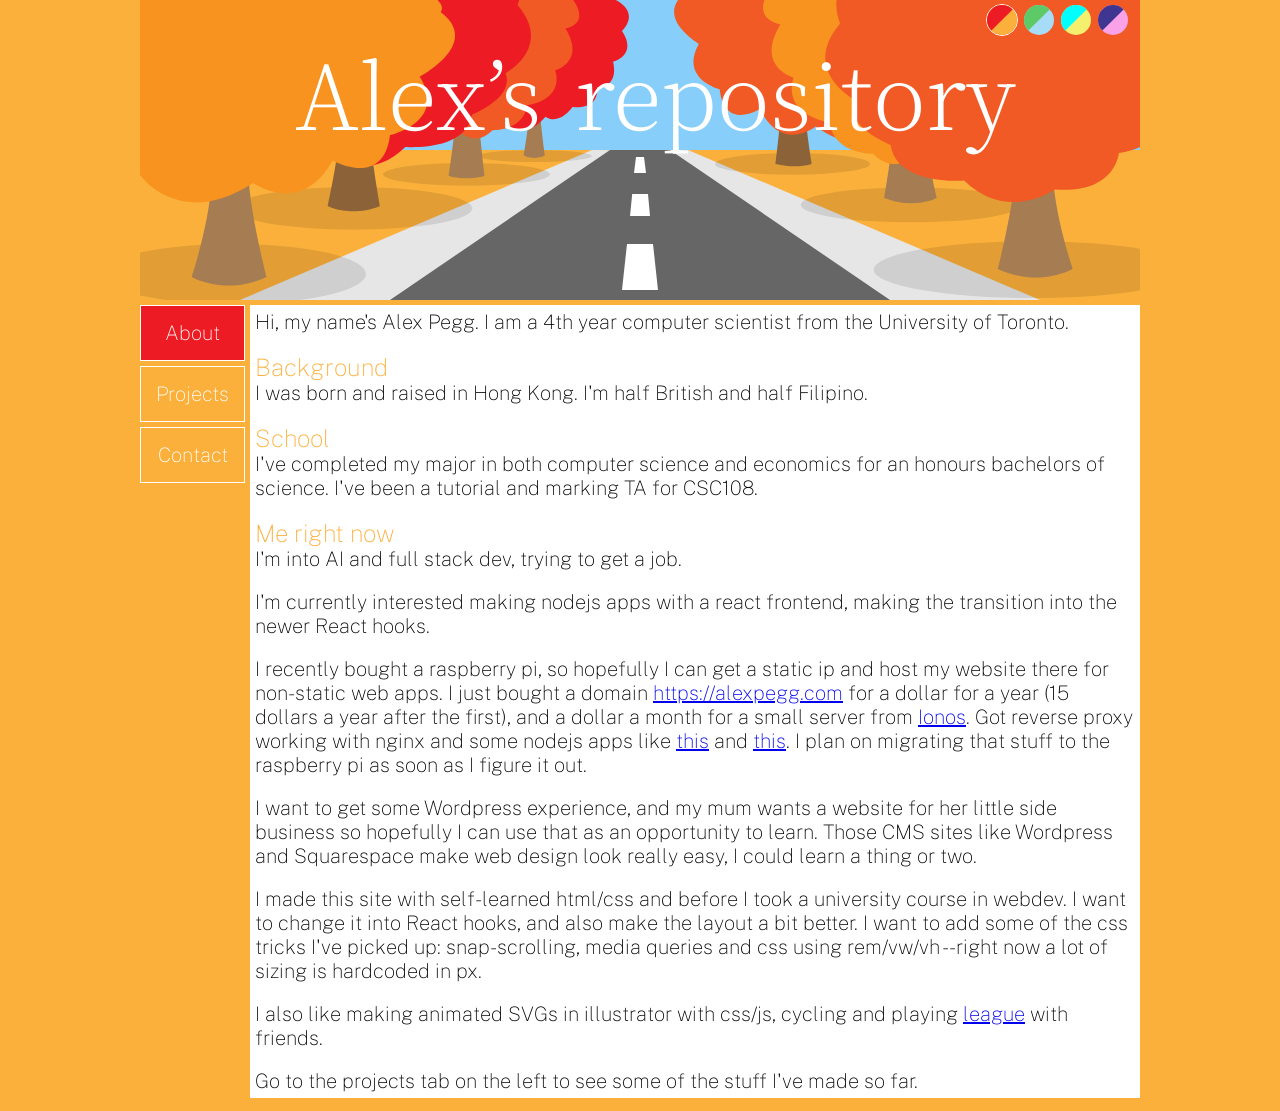
<file: index.html>
<!DOCTYPE html>
<html>
<head>
	<meta name="description" content="Portfolio of Alex Pegg programming projects and info." />
	<meta name="keywords" content="Alex, Pegg, Alexander, programming, javascript, Vila">
	<meta name="author" content="Alex Pegg">

	<script src="https://ajax.googleapis.com/ajax/libs/jquery/1.10.1/jquery.min.js" type="text/javascript"></script>
	<meta charset="utf-8"/> <!-- firefox throws an error without this -->

	<link href="https://fonts.googleapis.com/css?family=Public+Sans:100&display=swap" rel="stylesheet">
	<link href="https://fonts.googleapis.com/css?family=Noto+Serif+JP:200&display=swap" rel="stylesheet">
	<link href="https://peggalex.github.io/DPStickWebFont/stylesheet.css" rel="stylesheet">	
	<link href="https://peggalex.github.io/UrgentFont/stylesheet.css" rel="stylesheet">	
	<link href="https://fonts.googleapis.com/css?family=Quicksand:300&display=swap" rel="stylesheet">
	<link href="https://fonts.googleapis.com/css?family=Long+Cang&display=swap" rel="stylesheet">

</head>
<style>
	:root {
		--primaryColor: #FFFFFF;
		--backgroundColor: #FFFFFF;
		--buttonColor: #FFFFFF;
		--buttonSelectedColor: #FFFFFF;
		--textColor: #FFFFFF;
		--svgWidth: 1000px;
		--svgHeight: 300px;
		--firstAnimeTime: 1s;
		--headTiltClock: 30deg;
		--headTiltAntiClock: calc(-1 * var(--headTiltClock));
		--rotationAmt: 20deg;
		--headTiltClockEnd: calc(var(--headTiltClock) + var(--rotationAmt));
		--headTitlAntiClockEnd: calc(-1 * var(--headTiltClockEnd));
	}

	body {
		background-color: var(--backgroundColor);
		transition: 0.5s;
		display: flex;
		flex-direction: column;
		align-items: center;
		cursor: url('./pizzaCursor.svg'), pointer;
		margin-top: 0px;
	}

	body *{
		font-family: 'Public Sans', sans-serif;
		font-weight: 100;
	}

	button {
		background-color: var(--buttonColor);
		color: white;
		font-size: 20px;
		border: solid;
		border-color: white;
		border-width: thin;
		padding: 15px;
		margin-top: 5px;
		text-align: center;
	}

	button:focus { outline:0; }

	.row {
		display: flex;
		flex-direction: row;
	}

	.col {
		display: flex;
		flex-direction: column;
	}

	#centerEverything {
		display: flex;
		flex-direction: column;
		align-items: flex-start;
		width: var(--svgWidth);
		/*min-width: var(--svgWidth);*/
	}

	#nonHeader {
		display: flex;
		flex-direction: row;
		width: 100%;
	}

	#sideButtons {
		position: sticky;
		flex-shrink: 0;
		flex-grow: 1;
		display: flex;
		flex-direction: column;
	}

	#stage {
		background-color: white;
		margin: 5px 0px 5px 5px;
		padding: 5px;
		width: 100%;
	}

	#stage h1{
		color: var(--textColor);
	}

	#stage *:not(br){
		margin: 0;
	}

	.projects p {
	    margin-top: 10px !important;
	}

	#header{
		align-self: center;
		width: var(--svgWidth);
		/*min-width: var(--svgWidth);*/
		height: var(--svgHeight);
	  	position: sticky;
	  	overflow: hidden;
	}

	.content {
		display:none;
	}

	.content.contentActive {
		display:block;
	}

	.sideButton.sideButtonActive, .sideButton:hover {
		background-color: var(--buttonSelectedColor);
		transition: 1s;
		cursor: inherit;
	}
	
	h1 {
		transition: color 1s;
	}
	
	@media only screen and (max-width: 1000px) {
	  #centerEverything {
	    	width: 100vw;
	  	}
	}
	#cloud1{
		animation: shiftRight 25s linear infinite;
		animation-delay: var(--firstAnimeTime);
	}

	#cloud2{
		animation: shiftRight 20s linear infinite;
		animation-delay: var(--firstAnimeTime);
	}

	#str{
		/*animation: comeUp var(--firstAnimeTime) ease-out;*/
		animation: comeUp 1s ease-out;
	}

	#sheep1Head {
		animation: shakeHeadClock 0.75s linear infinite;
		transform-origin: 694px 231px;
		transform: rotate(var(--headTiltClock));
		animation-direction: alternate;
		animation-delay: calc(var(--firstAnimeTime) + 2s);
	}

	#sheep2Head {
		animation: shakeHeadAntiClock 0.75s linear infinite;
		transform-origin: 508px 253px;
		transform: rotate(var(--headTiltAntiClock));
		animation-direction: alternate;
		animation-delay: calc(var(--firstAnimeTime) + 1s);
	}

	#sheep3Head {
		animation: shakeHeadAntiClock 0.75s linear infinite;
		transform-origin: 456px 239px;
		transform: rotate(var(--headTiltAntiClock));
		animation-direction: alternate;
		animation-delay: calc(var(--firstAnimeTime) + 1.5s);
	}

	@keyframes shiftRight {
	    from {
	    	transform: translateX(0px);

	    }
	    to {
	    	transform: translateX(1500px);
	    }
	}

	@keyframes comeUp {
		from {
			transform: translateY(150px);
		}
		to {
			transform: translateY(0px);
		}
	}

	@keyframes shakeHeadClock {
		from {
			transform: rotate(var(--headTiltClock));

		}
		to {
			transform: rotate(var(--headTiltClockEnd));
		}
	}

	@keyframes shakeHeadAntiClock {
		from {
			transform: rotate(var(--headTiltAntiClock));
		}
		to {
			transform: rotate(var(--headTitlAntiClockEnd));
		}
	}
	
	@media only screen and (max-width: 1000px) {
	  #centerEverything {
	    	width: 100vw;
	  	}
	}

	#sky {
		fill:var(--backgroundColor);
	}

	#alexSheep {
		font-family: 'Quicksand','sans-serif' !important;
		font-weight:300;
		fill: deepskyblue;
	}
	
	#alex, #repository {
		font-family: 'Quicksand','sans-serif';
		font-weight:300;
	}

	h1, p, a {
		font-size: 20px;
	}

	#strAutumn {
		animation: wordFall 1s ease-out 0s;
	}

	#strAutumn > text {
		font-family: 'Noto Serif JP', serif;
		font-weight: 200;
	}

	@keyframes wordFall {
		from {
			transform: translateY(-100px);
		} to {
			transform: translateY(0px);
		}
	}
	h1, p, a {
		font-size: 20px;
	}

	/*h1::before,h1::after {
		content: ' ❄︎ ';
	}*/

	svg {
		background-color: var(--skyBlue);
	}

	.fallingLeaf {
		animation: leafFall 3s linear 1s forwards;
	}

	@keyframes leafFall {
		from {
			transform: translateY(-550px);
		} to {
			transform: translateY(-150px);
		}
	}

	#strIsland {
		animation: fadeIn 2s ease-in;
	}

	#textMe{
		/*font-family: 'beehives_are_stickyregular', sans-serif;*/
		font-family: 'dpstickmedium', sans-serif;
		fill: darkkhaki;
	}

	@keyframes fadeIn{
		from {
			opacity: 0%;
		} to {
			opacity: 100%;
		}
	}

	@keyframes wordRise {
		from {
			transform: translateY(50px);
		} to {
			transform: translateY(0px);
		}
	}

	h1 {
		font-size: 1.5rem;
	}

	p, a {
		font-size: 20px;
	}

	/*h1::before,h1::after {
		content: ' ❄︎ ';
	}*/

	#backSea1 {
		animation: backSeaOne 40s linear 0s infinite;
	}


	@keyframes backSeaOne {
		from {
			transform: translateX(1000px);
		} to {
			transform: translateX(-1000px);
		}
	}

	#backSea2 {
		animation: backSeaTwo 40s linear -20s infinite;
	}

	#backSea {
		animation: bob 2s ease alternate infinite;
	}

	#frontSea {
		animation: bob 2s ease -1s alternate infinite;
	}

	@keyframes bob {
		from {
			transform: translateY(0px);
		} to {
			transform: translateY(7px);
		}
	}

	@keyframes backSeaTwo {
		from {
			transform: translateX(2000px);
		} to {
			transform: translateX(0px);
		}
	}

	#frontSea1 {
		animation: frontSeaOne 40s linear 0s infinite;
	}


	@keyframes frontSeaTwo {
		from {
			transform: translateX(-1000px);
		} to {
			transform: translateX(1000px);
		}
	}

	#frontSea2 {
		animation: frontSeaTwo 40s linear -20s infinite;
	}

	@keyframes frontSeaOne {
		from {
			transform: translateX(0px);
		} to {
			transform: translateX(2000px);
		}
	}

	.leaf *{
		stroke-width: 5;
	}

	#leaves {
		transform-origin: 492px 71px;
		animation: blowLeaf 2s linear -1s alternate infinite;
	}

	@keyframes blowLeaf {
		from {
			transform: rotate(2deg);
		} to {
			transform: rotate(-2deg);
		}
	}

	#bird1,#bird1 > *{
		transform-origin: -78.472px 69.728px;
	}
	#bird2,#bird2 > *{
		transform-origin: -60.48px 83.171px;
	}
	#bird3,#bird3 > *{
		transform-origin: -35.748px 63.487px;
	}

	#birdsWrapper{
		animation: moveForward 20s linear infinite;
	}

	.bird {
		transform: rotate(8deg);
	}

	.leftWing  {
		animation: flap 0.4s linear alternate infinite;
	}

	.rightWing  {
		animation: flapRev 0.4s linear alternate infinite;
	}

	#bird1 > path{
		animation-delay: -0.0s;
	}

	#bird2 > path{
		animation-delay: -0.25s;
	}

	#bird3 > path{
		animation-delay: -0.5s;
	}

	#tree {
		transform: translate(10px,-15px);
	}


	@keyframes moveForward {
		from {
			transform: translateX(0px);
		} to {
			transform: translateX(1200px);
		}
	}

	@keyframes flap {
		from {
			transform: rotate(-15deg);
		} to {
			transform: rotate(8deg);
		}
	}

	@keyframes flapRev {
		/* u can reverse an animation already,
		but the negative delay start messes up*/
		from {
			transform: rotate(8deg);
		} to {
			transform: rotate(-15deg);
		}
	}

	#themeButtons {
		margin-top: 5px;
		position: absolute;
		right: 10px;
	}
	.themeButton {
		/*border-style: none;*/
		border-radius: 50%;
		border-color: white;
		border-width: thin;
		border-style: solid;
		border-color: rgba(0,0,0,0);
		/*width:29px;
		height:29px;*/
		top: -1px;
		left: -1px;
	}
	div.selectedTheme, .themeButton:hover {
		transition: border-color 1s;
		border-color: white !important;

	}

	.halfCircle {
		width: 30px;
		height: 15px;
		border-top-left-radius:30px;
		border-top-right-radius:30px;
		transform-origin: 15px 15px;
		transform: rotate(-45deg);
	}

	.fullCircle {
		width: 30px;
		height: 30px;
		border-radius: 30px;
	}

	.buttonContainer {
		margin-left: 5px;
	}

	#chineseClouds > *{
		animation: moveChineseClouds 40s linear infinite, fadeIn 1s;
		animation-delay: -20s;
	}

	@keyframes moveChineseClouds{
		from {
			transform: translateX(0px);
		} to {
			transform: translateX(-1550px);
		}
	}

	#strBlossom > *{
		font-family: 'urgentbrushregular';
	}

	#strBlossom {
		animation: blowWord 3s;
	}

	@keyframes blowWord {
		from {
			transform: translateX(250px);
			opacity: 0%;
		} to {
			transform: translateX(0px);
			opacity: 100%;
		}
	}

	.chineseText {
		font-size: 25px;
		/*fill: rgb(247, 188, 238);*/
		fill: #202020;
		writing-mode: vertical-rl;
		font-family: 'Long Cang', cursive;
		text-orientation: upright;
	}

	#time {
		transform: translate(60px,0px);
	}


	#welcome {
		transform: translate(30px,0px);
	}


</style>
<body>
	<div id='centerEverything'>
		<div id='header'>
			<div id='themeButtonsContainer' style='position: relative;'>
				<div id='themeButtons' class='row'>
				</div>
			</div>
			<svg version="1.1" id="svgHeader" xmlns="http://www.w3.org/2000/svg" x="0px" y="0px"
				 width="1000px" height="300px" viewBox="0 0 1000 300" enable-background="new 0 0 1000 300" xml:space="preserve">
			</svg>
		</div>
		<div id='nonHeader'>
			<div id='sideButtons'>
				<button class='about sideButton' id='button_about'>About</button>
				<button class='projects sideButton' id='button_projects'>Projects</button>
				<button class='contact sideButton' id='button_contact'>Contact</button>
			</div>
			<div id='stage'>
				<div class='about content' id='content_about'>
					<p>Hi, my name's Alex Pegg. I am a 4th year computer scientist from the University of Toronto.</p>
					<br>
					<h1>Background</h1>
					<p>I was born and raised in Hong Kong. I'm half British and half Filipino.</p>
					<br>
					<h1>School</h1>
					<p>I've completed my major in both computer science and economics for an honours bachelors of science. I've been a tutorial and marking TA for CSC108.</p>
					<br>
					<h1>Me right now</h1>
					<p>I'm into AI and full stack dev, trying to get a job.</p>
					<br>
					<p> I'm currently interested making nodejs apps with a react frontend, making the transition into the newer React hooks.</p>
					<br>
					<p>I recently bought a raspberry pi, so hopefully I can get a static ip and host my website there for non-static web apps. I just bought a domain <a href="https://alexpegg.com" target="_blank">https://alexpegg.com</a> for a dollar for a year (15 dollars a year after the first), and a dollar a month for a small server from <a href="https://www.ionos.ca/" target="_blank">Ionos</a>. Got reverse proxy working with nginx and some nodejs apps like <a href="https://alexpegg.com/whisper" target="_blank">this</a> and <a href="https://alexpegg.com/ftd" target="_blank">this</a>. I plan on migrating that stuff to the raspberry pi as soon as I figure it out.</p>
					<br>
					<p>I want to get some Wordpress experience, and my mum wants a website for her little side business so hopefully I can use that as an opportunity to learn. Those CMS sites like Wordpress and Squarespace make web design look really easy, I could learn a thing or two.</p>
					<br>
					<p> I made this site with self-learned html/css and before I took a university course in webdev. I want to change it into React hooks, and also make the layout a bit better. I want to add some of the css tricks I've picked up: snap-scrolling, media queries and css using rem/vw/vh -- right now a lot of sizing is hardcoded in px.</p>
					<br>
					<p>I also like making animated SVGs in illustrator with css/js, cycling and playing <a href="https://na.op.gg/summoner/userName=snaIex" target="_blank">league</a> with friends.</p>
					<br>
					<p> Go to the projects tab on the left to see some of the stuff I've made so far. </p>
				</div>
				<div class='projects content' id='content_projects'>
					<h1>Microeconomics 2 Goods Model Grapher</h1>
					<p><a href="https://mcsapps.utm.utoronto.ca/micrographer" target="_blank">https://mcsapps.utm.utoronto.ca/micrographer</a></p>
					<p>Full stack application built for the economics department of University of Toronto.</p>
					<p>Microeconomics indifference curve analysis application.</p>
					<p>The optima is calculated using an algebraic parser sympy in the backend python.</p>
					<p>The result is graphed with the <a href="https://www.desmos.com/api/v1.4/docs/index.html" target="_blank">Desmos API</a></p>
					<p>The server is uses web sockets, with a flask backend, and a socket.io frontend.</p>
					<br>
					<br>
					<h1>Whisper</h1>
					<p><a href="https://alexpegg.com/whisper" target="_blank">https://alexpegg.com/whisper</a>, source: <a href="https://github.com/peggalex/whisper" target="_blank">https://github.com/peggalex/whisper</a></p>
					<p> Messaging app that encrypts messages so the server can't see.</p>
					<p> React frontend, nodejs backend with express and websockets. Sqlite database.</p>
					<p> Search users, send friend requests, talk to friends and see whos online in real time.</p>
					<p> Front and backend validation for express routing calls and websocket connections.</p>
					<p> Encryption done with subtle.crypto.</p>
					<br>
					<br>
					<h1>2048 Game</h1>
					<p><a href="https://peggalex.github.io/test2048" target="_blank">https://peggalex.github.io/test2048</a></p>
					<p>Comprehensive model/view/controller game. Control with arrow keys.</p>
					<p> Cookies store highscore.</p>
					<p> Animations are pure css and js.</p>
					<br>
					<br>
					<h1>Simple grade calculator</h1>
					<p><a href="https://peggalex.github.io/rachel.html" target="_blank">https://peggalex.github.io/rachel.html</a></p>
					<p>Calculate final grade given marks and weights.</p>
					<p>Also assumes grades are normally distributed and can predict future grades using a PDF/CDF.</p>
					<p>Uses the https://api.mathjs.org/ endpoint to calculate the CDF</p>
					<br>
					<br>
					<h1>T-shirt example website</h1>
					<p><a href="https://peggalex.github.io/tShirtWebsite" target="_blank">https://peggalex.github.io/tShirtWebsite</a></p>
					<p>My friend wanted to bring her t-shirt business online, so I made a template website.</p>
					<p>Written using React hooks, has stateful carousel and snap scroll.</p>
					<p>Renders differently depending on media queries (mobile).</p>
					<br>
					<br>
					<h1>Scotiabank Big Data AI competition</h1>
					<p>I participated in a <a href="https://www.utm.utoronto.ca/imi/imi-events/big-data-ai-case-competition" target="_blank">competition</a> hosted by scotiabank to identify human traffickting pertaining to money laundering in bank data.</p>
					<p>We <a href="https://www.utm.utoronto.ca/imi/news/results-are-2020-big-data-ai-case-competition" target="_blank">won</a> the first place prize of $3000.</p>
					<p>They gave us real bank data and tasked us with classifying accounts.</p>
					<p>Using neo4j, I parameterised the data with addition aggregation parameters.</p>
					<p>Then, using scipy and numpy, I generated a normal multivariate cdf of the data, and from there it's just selecting outliers at the tails</p>
					<p>Here are some <a href="https://peggalex.github.io/graphDemo" target="_blank">highlight slides</a> and the <a href="https://peggalex.github.io/BigDataCompPPT_Incorgnito.pdf">entire presentation</a>.</p>
					<br>
					<br>
					<h1>Fortnite2D</h1>
					<p> (!!!WORK IN PROGRESS!!!)</p>
					<p><a href="https://alexpegg.com/ftd" target="_blank">https://alexpegg.com/ftd</a>, source: <a href="https://github.com/peggalex/multiplayerShooter" target="_blank">https://github.com/peggalex/multiplayerShooter</a></p>
					<p> Multiplayer shooting game based off of fortnite.</p>
					<p> React frontend (canvas for game), nodejs backend with express and websockets. Sqlite database.</p>
					<p> Features graphics, sounds, weapons and ammo to pick up.</p>
					<p> Front and backend validation for express routing calls and websocket connections.</p>
					<p> This is the only project I put in my portfolio that was actually school work, as per <a href="http://142.1.200.148/~ta/assignments/03/index.php" target="_blank">this assignment</a>.</p>
					<p> There's a lot I'd like to fix: </p>
					<ul>
						<li>I would like to redo the backend in typescript (never tried before).</li>
						<li> The front end is currently in react (class components), I want to redo it in React hooks. </li>
						<li> The assignment asked for a lot of fields in registration, I want to cut down on that. </li>
						<li> Bug: network request to the server whenever audio played (even if preloaded property set). </li>
						<li> Feature: Make weapons respawn automatically and add ring</li>
					</ul>
					<br>
					<br>
					<h1>Hong Kong SVG animation</h1>
					<p> (!!!WORK IN PROGRESS!!!)</p>
					<p><a href="https:/peggalex.github.io/hk" target="_blank">https:/peggalex.github.io/hk</a></p>
					<p> SVG artwork of Victoria Harbour in Hong Kong, animated using CSS.</p>
					<p> Recommend firefox for optimal SVG performance.</p>
					<br>
					<br>
					<h1>Shortest Path Finder</h1>
					<p><a href="https://peggalex.github.io/pathfinder.html" target="_blank">https://peggalex.github.com/pathfinder.html</a></p>
					<p> (!!!WORK IN PROGRESS!!!)</p>
					<p> Shortest path from a point A to point B given drawn polygon obstacles. </p>
					<p> Allows for uploading images to trace on top of. </p>
					<p> Currently in the process of converting my working python code <a href='https://github.com/peggalex/pathfinder' target="_blank">here</a> to javascript</p>
					<br>
					<br>
					<h1>Converting Node Graphs to Latex</h1>
					<p> (!!!WORK IN PROGRESS!!!)</p>
					<p><a href="https://peggalex.github.io/grapher.html" target="_blank">https://peggalex.github.com/grapher.html</a></p>
					<p> Draw a node graph and then convert it into code that can be copied into latex. </p>
					<p> Expands on features from this similar website: <a href="http://madebyevan.com/fsm/"> http://madebyevan.com/fsm/</a></p>
					<br>
					<br>
					<h1>HTML Resume</h1>
					<p><a href="https://peggalex.github.io/resume3.html" target="_blank">https://peggalex.github.com/resume3.html</a></p>
					<p>Resume stylized to look like an ide using a combination of syntax from different programming languages.</p>
					<p>Webfonts unpredictable in Safari, Firefox - recommend chrome</p>
					<p> Compiled pdf version <a href="https://peggalex.github.io/Alex_Pegg_Resume.pdf" target="_blank">here</a>.</p>
					<p>Professional resume <a href='https://www.overleaf.com/read/kttybhdbwppk' target="_blank">here</a>.</p>
					<br>
					<br>
					<h1>Other</h1>
					<a href="https://github.com/peggalex" target="_blank">https://github.com/peggalex</a>
					<p> Github with python and java apps and scripts </p>
				</div>
				<div class='contact content' id='content_contact'>
					<h1>Email</h1>
					<p><a href='mailto:alex.pegg@mail.utoronto.ca'>alex.pegg@mail.utoronto.ca</a></p>
					<br><br><br>
					<h1>LinkedIn</h1>
					<p><a href='https://www.linkedin.com/in/alexander-pegg-68b954163/' target="_blank">Alexander Pegg -- LinkedIn</a></p>
					<br><br><br>
					<h1>GitHub</h1>
					<p><a href='https://github.com/peggalex' target="_blank">peggalex -- github</a></p>
					<br><br><br>
					<h1>Latex Resume</h1>
					<p><a href='https://www.overleaf.com/read/kttybhdbwppk' target="_blank">LaTeX resume (professional)</a></p>
					<br>
					<p><a href='https://peggalex.github.io/Alex_Pegg_Resume.pdf' target="_blank">LaTeX resume (professional, compiled)</a></p>
					<br>
					<p><a href="https://peggalex.github.io/resume3.html" target="_blank">html resume (stylized)</a></p>

				</div>
			</div>
		</div>
	</div>
</body>
<script>alert("moved to and updated at https://alexpegg.com")</script>
<script>
	sideButtonCallback = function() {
	let buttActiveClass = "sideButtonActive";
	let contentActiveClass = "contentActive";

	[buttActiveClass, contentActiveClass].forEach((className)=>$('.'+className).removeClass(className));

	$('#'+this.id).addClass(buttActiveClass);

	let type = this.id.split('_')[1];
	let contentName = '#content_'+type;
	$(contentName).addClass(contentActiveClass);
}

$('.sideButton').on('click',sideButtonCallback);
$('#button_about').trigger('click');
</script>
<script>

	var intervalFunctions = [];

	autumn_js = () => {
		const svgNameSpace = "http://www.w3.org/2000/svg";

		LeafBuilder = function(pointsStr, stemStr){
			this.stemStr = stemStr;
			this.pointsStr = pointsStr;

			this.minX = Infinity;
			this.minY = Infinity;
			this.maxX = 0;
			this.maxY = 0;

			this.pointsStr.split(' ').forEach((point) => {
				if (point=='	'){
					return;
				}
				// ^ adobe creates the points with an appened tab at the end
				[x,y] = point.split(',');

				x = parseFloat(x);
				y = parseFloat(y);

				this.minX = Math.min(this.minX, x);
				this.minY = Math.min(this.minY, y);
				this.maxX = Math.max(this.maxX, x);
				this.maxY = Math.max(this.minY, x);
			})
			this.centerX = (this.minX + this.maxX)/2;
			this.centerY = (this.minY + this.maxY)/2;


			this.build = (color, rotation, x, scale) => {
				wrapper = document.createElementNS(svgNameSpace, 'g');
				innerWrapper = document.createElementNS(svgNameSpace, 'g');
				innerWrapper2 = document.createElementNS(svgNameSpace, 'g');
				wholeLeaf = document.createElementNS(svgNameSpace, 'g');
				wholeLeaf.innerHTML = this.stemStr;

				leaf = document.createElementNS(svgNameSpace, 'polyline');
				leaf.setAttribute('points',this.pointsStr);
				leaf.setAttribute('fill',color);

				wholeLeaf.appendChild(leaf);
				wholeLeaf.setAttribute('transform',`rotate(${rotation}, ${this.centerX}, ${this.centerY})`);

				innerWrapper2.append(wholeLeaf);
				coeff = 1-scale;
				innerWrapper2.setAttribute('transform',`translate(${coeff*this.centerX} ${coeff*this.centerY}) scale(${scale} ${scale})`);

				innerWrapper.append(innerWrapper2);
				innerWrapper.setAttribute('transform',`translate(${x-this.minX})`);

				wrapper.appendChild(innerWrapper);
				wrapper.classList.add('fallingLeaf');

				return wrapper;
			}
		}

		leaves = [
			new LeafBuilder(`712.471,528.889 698.832,522.963 703.037,519.251 698.832,511.868 707.549,515.354 
				710.625,510.022 716.162,518.226 714.727,499.563 719.648,502.64 726.211,495.667 730.312,503.255 736.26,502.64 730.107,520.626 
				741.797,516.584 739.951,521.302 747.334,521.917 741.182,526.224 747.334,530.734 731.168,533.227 734.501,537.428 
				708.574,533.606 	`, '<line fill="#603813" stroke="#603813" stroke-width="2" stroke-miterlimit="10" x1="721.125" y1="535.201" x2="720.083" y2="545"/>'),

			new LeafBuilder(`524.865,547.032 510.226,537.314 514.948,535.579 509.667,525.933 521.324,531.584 
				523.094,525.342 530.619,537.294 529.145,516.488 534.751,521.211 539.197,511.029 544.047,522.243 550.096,516.932 
				545.191,537.294 558.064,530.808 557.559,536.683 569.721,537.441 560.721,542.458 566.18,545.409 549.211,549.541 550.688,555 
				535.637,550.573 521.176,552.935 	`, '<line fill="#603813" stroke="#603813" stroke-width="2" stroke-miterlimit="10" x1="536" y1="550.001" x2="534.25" y2="560"/>'),

			new LeafBuilder(`281.752,542.531 268.89,537.007 272.531,534.683 265.608,527.541 276.687,531.235 276.379,524.54 
				283.048,528.926 281.983,516.46 287.986,520.214 293.694,508.61 296.234,521.138 304.383,518.307 300.851,530.312 309.942,527.277 
				305.776,532 315.229,532 309.585,538.051 316.088,540.515 301.094,544.216 304.167,547.235 291,546.001 278.167,547.235 	`, '<line fill="#603813" stroke="#603813" stroke-width="2" stroke-miterlimit="10" x1="291" y1="546.001" x2="289.25" y2="556"/>')
		];

		leafColors = ["#F15A24", "#ED1C24", "#FBB03B"];

		animationTime = 3500; //in ms
		interval = 500; //in ms

		let leafPlace = document.getElementById('leafPlace');

		let lastLeafBirth = performance.now();

		createLeaf = (time) => {

			if (time-lastLeafBirth < interval){
				window.requestAnimationFrame(createLeaf);
				return;
			}
			lastLeafBirth = time;

			leaf_i = Math.floor(Math.random()*leaves.length);
			color_i = Math.floor(Math.random()*leafColors.length);
			rotation = Math.random()*360;
			x = Math.random()*1000;
			scale = 0.75+Math.random()/2;

			leafBuilder = leaves[leaf_i];
			color = leafColors[color_i];

			let leaf = leafBuilder.build(color, rotation, x, scale);

			leafPlace.appendChild(leaf);

			let leafBirth = performance.now();

			deleteLeaf = (time) => {
				if (time-leafBirth >= animationTime){
					leafPlace.removeChild(leaf);
				} else {
					window.requestAnimationFrame(deleteLeaf);
				}
			}
			window.requestAnimationFrame(deleteLeaf);

			window.requestAnimationFrame(createLeaf);

			//intervalFunctions.push(window.setTimeout(()=>leafPlace.removeChild(leaf), animationTime))
		}

		//intervalFunctions.push(window.setInterval(createLeaf, interval))
		window.requestAnimationFrame(createLeaf);
	}

	blossom_js = () => {
		const svgNameSpace = "http://www.w3.org/2000/svg";

		text = document.createElementNS(svgNameSpace, 'text');
		text.id = 'welcome';
		text.innerHTML = '大家好' ;
		text.classList.add('chineseText');
		document.getElementById('svgHeader').appendChild(text);

		text = document.createElementNS(svgNameSpace, 'text');
		hour = new Date().getHours();
		text.id =  'time';
		text.innerHTML =  hour<12 ? '早安' : (hour<18 ? '午安' : '晚安');
		text.classList.add('chineseText');
		document.getElementById('svgHeader').appendChild(text);
	}

	ThemeColors = function(primary, background, button, buttonSelected, text){
		this.colors = {
			'primary': primary,
			'background': background,
			'button': button,
			'buttonSelected': buttonSelected,
			'text': text,
		};

		this.set = () => {
			for (let colorName of Object.keys(this.colors)){
				document.documentElement.style.setProperty(
					`--${colorName}Color`, 
					this.colors[colorName]
				);
			}
		}
	}

	Theme = function(func, jsName, themeColors){
		this.func = func;
		this.jsName = jsName;
		this.colors = themeColors;
	}

	autumnTheme = new Theme(autumn_js, 'autumn.js', new ThemeColors(
		'#FBB03B',
		'#FBB03B',
		'#FBB03B',
		'#ED1C24',
		'#FBB03B'
	));

	sheepTheme = new Theme(()=>{}, 'sheep.js', new ThemeColors(
		'#A6DCF7',
		'#A6DCF7',
		'#7FFFAB',
		'#5DC967',
		'#A6DCF7'
	));

	islandTheme = new Theme(()=>{}, 'island.js', new ThemeColors(
		'#F4F06E',
		'#F4F06E',
		'#F4F06E',
		'#00FFFF',
		'#0068FF'

	));

	blossomTheme = new Theme(blossom_js, 'blossom.js', new ThemeColors(
		"#F9A2E8",
		"#FFFFFF",
		"#1B1464",
		"#3e3691",
		"#F9A2E8"
	));

	callback = function(mutationsList, observer) {
		observer.disconnect();
	}

	observer = new MutationObserver(callback);
	observer.observe(document.getElementById('svgHeader'), {
		attributes: true,
		childList: true,
		subtree: true
	})


	themes = [autumnTheme, sheepTheme, islandTheme, blossomTheme];

	selectTheme = (theme) => {
		intervalFunctions.forEach((f)=>window.clearInterval(f))
		//clear all running functions like making leaves fall

		if (theme==null){
			console.log('i dont know why?');
			return;
		}
		theme.colors.set();

		callback = function(mutationsList, observer) {
			theme.func();
			observer.disconnect();
		}

		observer = new MutationObserver(callback);
		observer.observe(document.getElementById('svgHeader'), {
			attributes: true,
			childList: true,
			subtree: true
		});

		$('head').append(`<script type="text/javascript" src="https://peggalex.github.io/${theme.jsName}"><`+'/script>');
	}

	buttonDim = 30; //px

	let themeButtons = document.getElementById('themeButtons');

	themes.forEach((theme)=>{

		let buttonContainer = document.createElement('div')
		buttonContainer.classList.add('buttonContainer');
		buttonContainer.style.position = 'relative';
		buttonContainer.style.width = '30px';
		buttonContainer.style.height = '30px';

		let circleContainer = document.createElement('div');
		circleContainer.style.position = 'absolute';
		circleContainer.style.top = '0px';

		let halfCircleContainer = document.createElement('div');
		halfCircleContainer.style.position = 'absolute';


		let halfCircle = document.createElement('div');
		halfCircle.classList.add('halfCircle');
		halfCircle.style.backgroundColor = theme.colors.colors.buttonSelected;
		halfCircleContainer.appendChild(halfCircle);
		circleContainer.appendChild(halfCircleContainer);

		let fullCircle = document.createElement('div');
		fullCircle.classList.add('fullCircle');
		fullCircle.style.backgroundColor = theme.colors.colors.primary;
		circleContainer.appendChild(fullCircle);

		buttonContainer.appendChild(circleContainer);

		buttonContainer.classList.add('themeButton');
		let t = theme;
		buttonContainer.addEventListener('click', function() {
			if ($('.selectedTheme')[0] == buttonContainer){
				return;
			}
			$('.selectedTheme').removeClass('selectedTheme');
			buttonContainer.classList.add('selectedTheme');
			selectTheme(t);
		})		

		themeButtons.appendChild(buttonContainer);
	})

	themeIndex = Math.floor(Math.random()*themes.length);
	selectTheme($('.themeButton')[themeIndex].click());


	//setIntervalFunc()
	//window.setInterval(setIntervalFunc,15000)


</script>
</html>
</file>
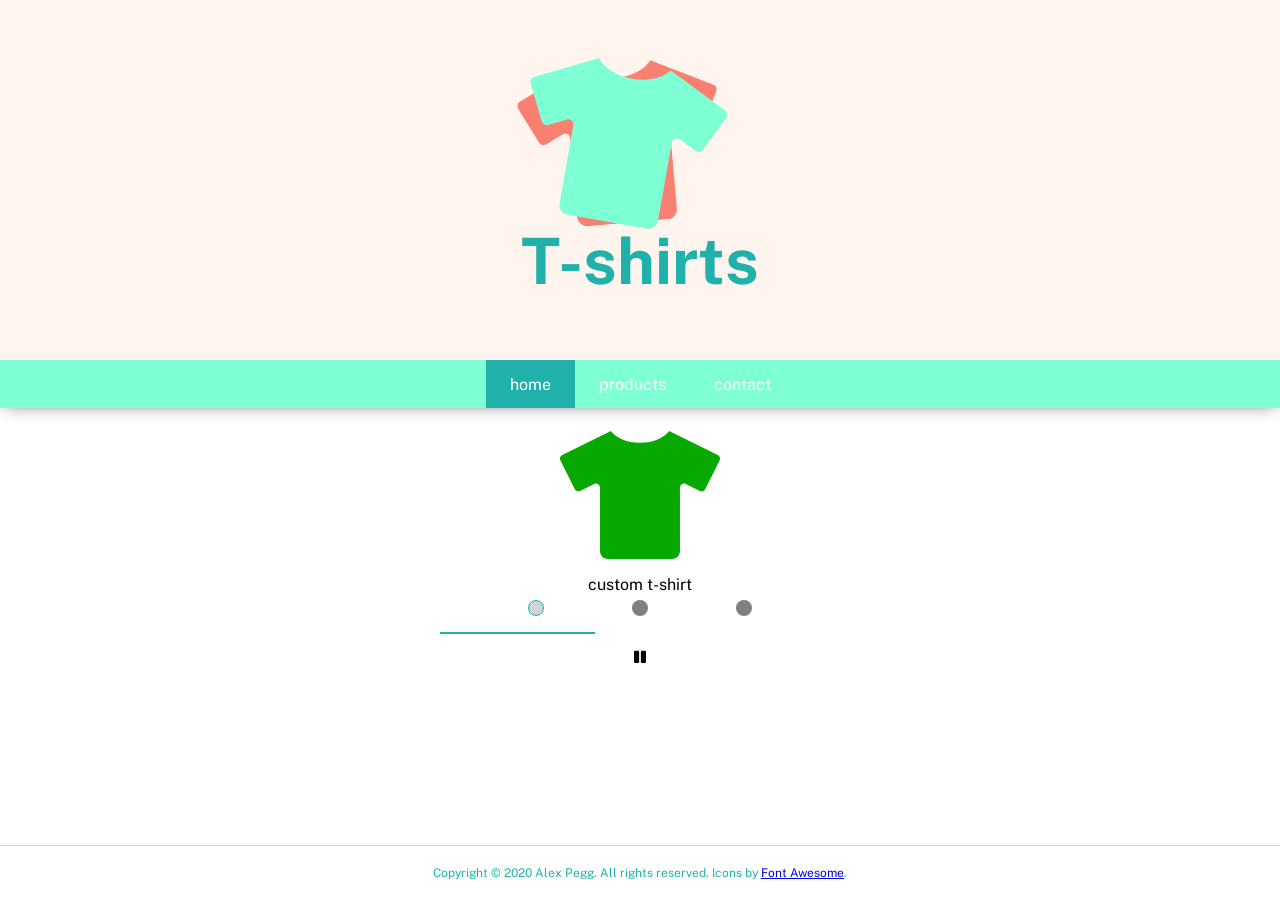
<file: tShirtWebsite/index.html>
<DOCTYPE html>
<head>
    <title>t-shirts</title>
    <meta name="viewport" content="width=device-width, initial-scale=1, minimum-scale=1" />
    <link href="https://fonts.googleapis.com/css2?family=Public+Sans:wght@200&display=swap" rel="stylesheet">
   
    <script src="./lib/react.development.js"></script>
    <script src="./lib/react-dom.development.js"></script>
    <script src="./lib/jquery-3.5.1.js"></script>
    <script src="./lib/babel.js"></script>

    <link rel="stylesheet" type="text/css" href="./styles/styles.css">

</head>

<body>
    <div id='root'></div>

<script type="text/babel">

function Example(){
  // Declare a new state variable, which we'll call "count"
  const [count, setCount] = React.useState(0);

  return (
    <div>
      <p>You clicked {count} times</p>
      <button onClick={() => setCount(count + 1)}>
        Click me
      </button>
    </div>
  );
}

var isMobile = () => window.matchMedia("(max-width: 700px)").matches;

function CarouselElement({imageSrc, caption}){
    return (
        <figure id={imageSrc} className={'carouselElement'}>
            <img src={imageSrc}></img>
            <figcaption>{caption}</figcaption>
        </figure>
    );
}

function CarouselNode({index, selected, goto}){
    let className = 'carouselNode';
    if (index == selected){ className += ' selected' }
    return <button onClick={()=>goto(index)} className={className}></button>
}

function CarouselProgressBar({progress}){

    let css = (progress>0) ? {
        width: `${progress*100}%`
    } : {
        opacity: '0' // still want it to occupy space in dom
    }
    return (
        <div className={'carouselProgressBar'}>
            <hr style={css}/>
        </div>
    );
}

function TogglePlayButton({togglePlay, isPlaying}){
    let src = (isPlaying) ? './images/pause.svg' : './images/play.svg';
    let css = {backgroundImage: `url(${src})`};
    return <button className={'togglePlay'} onClick={togglePlay} style={css}></button>
}


var getWidthCenter = ($el) => $el.offset().left - $el.width()/2;
var distance = (x, y) => Math.abs(x-y);
var getWidthDist =($el1, $el2) => distance(getWidthCenter($el1), getWidthCenter($el2));
 
function MobileCarousel({carouselElements}){
    let length = carouselElements.length;

    let carouselImagesRef = React.useRef();

    let [state, dispatch] = React.useReducer((state, action)=>{
        switch(action.type){
            case 'scroll':
                let carouselImages = $(carouselImagesRef.current);
                let carouselDist = ($el) => getWidthDist($el, carouselImages);
                let children = $(carouselImages).children().toArray();

                var func = (accIndex, child, index) => {
                    let $accChild = $(children[accIndex]);

                    return (carouselDist($accChild) < carouselDist($(child))) ? accIndex : index;
                }

                let closestIndex = children.reduce(func, 0);

                return {index: closestIndex}
            case 'goto':
                return {index: action.index};
            default: 
                return state;
        }
    }, {
        index: 0
    });

    let carouselNodes = [];
    for (let i in carouselElements) { 
        carouselNodes.push(
            <CarouselNode key={i} index={i} selected={state.index} goto={
                (i)=>{
                    let carouselImages = $(carouselImagesRef.current);
                    let children = $(carouselImages).children().toArray();
                    let scrollTo = getWidthCenter($(children[i])) + carouselImages.scrollLeft();
                    carouselImages.scrollLeft(scrollTo);
                } // carouselNodes dont do anything on mobile
            }/>
        ); 
    }

    return (
        <div className={'carousel'}>
            <div 
                className={'carouselImages'} 
                onScroll={()=>dispatch({type: 'scroll'})} 
                ref={carouselImagesRef}>
                {carouselElements}
            </div>
            <div className={'carouselNodesContainer'}>
                {carouselNodes}
            </div>
        </div>
    );
}


var myReq; 
const SLIDE_DURATION = 3000; //ms

function Carousel({carouselElements}){
    /* 
    state: {index: int, isPlaying: Boolean}
    action: {type: str, ?index: int} 
    */

    let [state, dispatch] = React.useReducer((state, action)=>{
        switch(action.type){
            case 'progress':
                return {
                    ...state,
                    progress: action.progress
                }
            case 'togglePlay':
                return {
                    ...state, 
                    isPlaying: !state.isPlaying,
                    startTime: performance.now() - state.progress*SLIDE_DURATION
                }
            case 'next':
                return {
                    ...state,
                    isPlaying: true,
                    index: (state.index + 1)%carouselElements.length,
                    startTime: performance.now()
                }
            case 'goto':
                return {
                    ...state,
                    index: action.index, 
                    isPlaying: false,
                    progress: 0.0
                }

            default: 
                return state;
        }
    },
    {
        index: 0, 
        isPlaying: true, 
        startTime: performance.now(), 
        progress: 0.0,
    });
    
    React.useEffect(
        () => {
            if (state.isPlaying){
                let func = (timestamp) => {
                    if (!state.isPlaying) return;
                    let progress = (timestamp - state.startTime)/SLIDE_DURATION;
                    if (progress > 1){
                        dispatch({type: 'next'});
                    } else {
                        dispatch({type: 'progress', progress: progress});
                        myReq = requestAnimationFrame(func);
                    }
                }
                myReq = requestAnimationFrame(func);
                return () => {
                    cancelAnimationFrame(myReq);
                    myReq = undefined;
                }
            } else if (myReq !== undefined) {
                cancelAnimationFrame(myReq);
            }
        },
        [state.isPlaying, state.index, myReq]
    );
    

    let carouselNodes = [];
    for (let i in carouselElements) { 
        carouselNodes.push(
            <CarouselNode key={i} index={i} selected={state.index} goto={
                (i)=>dispatch({type: 'goto', index: i})
            }/>
        ); 
    }

    return (
        <div className={'carousel'}>
            {carouselElements[state.index]}
            <div className={'carouselNodesContainer'}>
                {carouselNodes}
            </div>
            {/*<CarouselProgressBar progress={state.progress}/>*/}
            <CarouselProgressBar
                progress={state.progress}
            />
            <TogglePlayButton 
                togglePlay={()=>dispatch({type: 'togglePlay'})} 
                isPlaying={state.isPlaying}
            />
        </div>
    );
}



function Icon(){
    return <img className={'companyLogo'} src='./images/threeLittleBirds.svg'></img>
}

function TShirtIcon({angle, color}) {
    let css = {
        transform: `rotate(${angle}deg)`,
        color: color
    }
    return <svg style={css} aria-hidden="true" focusable="false" data-prefix="fas" data-icon="tshirt" role="img" xmlns="http://www.w3.org/2000/svg" viewBox="0 0 640 512"><path fill="currentColor" d="M631.2 96.5L436.5 0C416.4 27.8 371.9 47.2 320 47.2S223.6 27.8 203.5 0L8.8 96.5c-7.9 4-11.1 13.6-7.2 21.5l57.2 114.5c4 7.9 13.6 11.1 21.5 7.2l56.6-27.7c10.6-5.2 23 2.5 23 14.4V480c0 17.7 14.3 32 32 32h256c17.7 0 32-14.3 32-32V226.3c0-11.8 12.4-19.6 23-14.4l56.6 27.7c7.9 4 17.5.8 21.5-7.2L638.3 118c4-7.9.8-17.6-7.1-21.5z"></path></svg>
}

function TabButton({name, selected, setSelected}){
    let className = (selected == name) ? 'selected' : 'notSelected';
    let onClick = () => setSelected(name);

    return <button onClick={onClick} className={className}>{name}</button>
}

/* expects props.name(str), props.selected(str), props.html(str) */
function Tab({name, selected, html}){
    return (selected == name) ? <div id={name}>{html}</div> : null; 
}

/* expects props.color(str) */
function ColorBall({color}){
    let css = {backgroundColor: color};
    return <div className={'colorBall'} style={css}></div>
}
/* expects props.name(str), props.colors(str[]), props.desc(str), props.price(float) */
/* optional props.imageSrc(str) */
function Product({name, colors, desc, price, imageSrc}){
    let image;
    price = price.toFixed(2);

    if (imageSrc){
        image = <img src={imageSrc}/>
    } else {
        image = <TShirtIcon angle={0} color={'white'}/>
    }

    let imageContainer = (
        <div className={'imageContainer'}>
            {image}
        </div>
    );

    let sidebarMobile = (
        <React.Fragment>
            <h2>{name}</h2>
            <h3>{`$${price}`}</h3>
            <h3>Colors</h3>
            <div className={'colorBallContainer'}>
                {colors.map((color)=><ColorBall key={color} color={color}/>)}
            </div>
        </React.Fragment>
    );

    let description = (
        <div className={'productDesc'}>
            <h3>Description</h3>
            <p className={'desc'}>{desc}</p>
        </div>
    );

    return (isMobile()) ? (
        <div className={'productContainerMobile'}>
            <div className={'productContainer'}>
                {imageContainer}
                <div className={'productSidebar'}>
                    {sidebarMobile}
                </div>
            </div>  
            {description}
        </div>       
    ) : (
        <div className={'productContainer'}>
            {imageContainer}
            <div className={'productSidebar'}>
                {sidebarMobile}
                {description}
            </div>
        </div>
    );
}

function Home() {
    const [selected, setSelected] = React.useState('home');

    return (
        <React.Fragment>
            {/*<Icon/>*/}
            <header>
                <div id='logo'>
                    <div id='shirts'>
                        <TShirtIcon angle={-5} color={'salmon'}/>
                        <TShirtIcon angle={10} color={'aquamarine'}/>
                    </div>
                    <h1 id='title'>T-shirts</h1>
                </div>
            </header>
            <div id='tabs'>
                <TabButton name={'home'} selected={selected} setSelected={setSelected}/>
                <TabButton name={'products'} selected={selected} setSelected={setSelected}/>
                <TabButton name={'contact'} selected={selected} setSelected={setSelected}/>
            </div>
            <Tab name={'home'} selected={selected} html={(isMobile()) ? (
                    <MobileCarousel
                        carouselElements={[
                            <CarouselElement imageSrc={'./images/tshirtGreen.svg'} caption={'custom t-shirt'}/>,
                            <CarouselElement imageSrc={'./images/tshirtPurple.svg'} caption={'different sizes'}/>,
                            <CarouselElement imageSrc={'./images/tshirtYellow.svg'} caption={'quality fabric'}/>
                        ]}
                    />
                ) : (
                    <Carousel
                        carouselElements={[
                            <CarouselElement imageSrc={'./images/tshirtGreen.svg'} caption={'custom t-shirt'}/>,
                            <CarouselElement imageSrc={'./images/tshirtPurple.svg'} caption={'different sizes'}/>,
                            <CarouselElement imageSrc={'./images/tshirtYellow.svg'} caption={'quality fabric'}/>
                        ]}
                    />
                )
            }/>
            <Tab name={'products'} selected={selected} html={
                <React.Fragment>
                    <Product 
                        name={'Crewneck T-shirt'} 
                        price={20}
                        colors={['salmon', 'skyblue', 'seagreen']} 
                        desc={'Lorem ipsum dolor sit amet, consectetur adipiscing elit. Donec aliquet diam at ligula fringilla, ac convallis quam iaculis. Ut ante lectus, tempor in est sit amet, tempor lacinia nulla. Proin aliquam tellus at felis sollicitudin, in placerat arcu fringilla. Phasellus pharetra, quam et dignissim scelerisque, tellus ex efficitur orci, at tincidunt nibh dolor a mi.'}
                    />
                    <Product 
                        name={'Jacket'}
                        price={17.99}
                        colors={['grey', 'white']} 
                        desc={'Aenean at erat bibendum, vulputate ligula nec, blandit nulla. Integer tempor tincidunt lectus ornare efficitur. Praesent vehicula vehicula lorem posuere auctor. Quisque eget pulvinar sem. Fusce et enim ullamcorper, ullamcorper felis eu, iaculis sapien. Proin tellus dolor, pharetra in viverra sit amet, pharetra vel turpis. Curabitur posuere, sem vitae tempor accumsan, dolor arcu fringilla lacus, vitae imperdiet arcu purus suscipit mauris. '}
                    />
                    <Product 
                        name={'Fitted T-shirt'} 
                        price={8.99}
                        colors={['cornsilk', 'azure', 'aliceblue']} 
                        desc={'Ut et interdum urna. Aenean consectetur libero non dignissim dictum. Praesent at velit et dolor consectetur aliquam ac eget nisl. Ut nulla lectus, pretium nec tristique non, ornare sed nisl. Cras viverra vitae ligula in varius. Aenean et elementum quam. Etiam luctus finibus orci id consectetur.'}
                    />
                </React.Fragment>
            }/>
            <Tab name={'contact'} selected={selected} html={
                <div id='contactContainer'>
                    <h2>Contact Us</h2>
                    <p>For information on pricing and placing orders, contact:</p>
                    <div className='personOuterContainer'>
                        <div className='personInnerContainer'>
                            <p>Alex Pegg</p>
                            <p>123 456-7890</p>
                            <p><a href="gracefermo@me.com">alex.pegg@mail.utoronto.ca</a></p>
                        </div>
                    </div>
                </div>
            }/>
            <div id='fauxFooter'></div>
            <footer>
                <p>Copyright © 2020 Alex Pegg. All rights reserved. Icons by <a href="https://fontawesome.com" target="_blank">Font Awesome</a>.</p>
            </footer>
        </React.Fragment>
    );
}

ReactDOM.render( <Home/>, document.getElementById("root"));

</script>


</body>
</html>
</file>
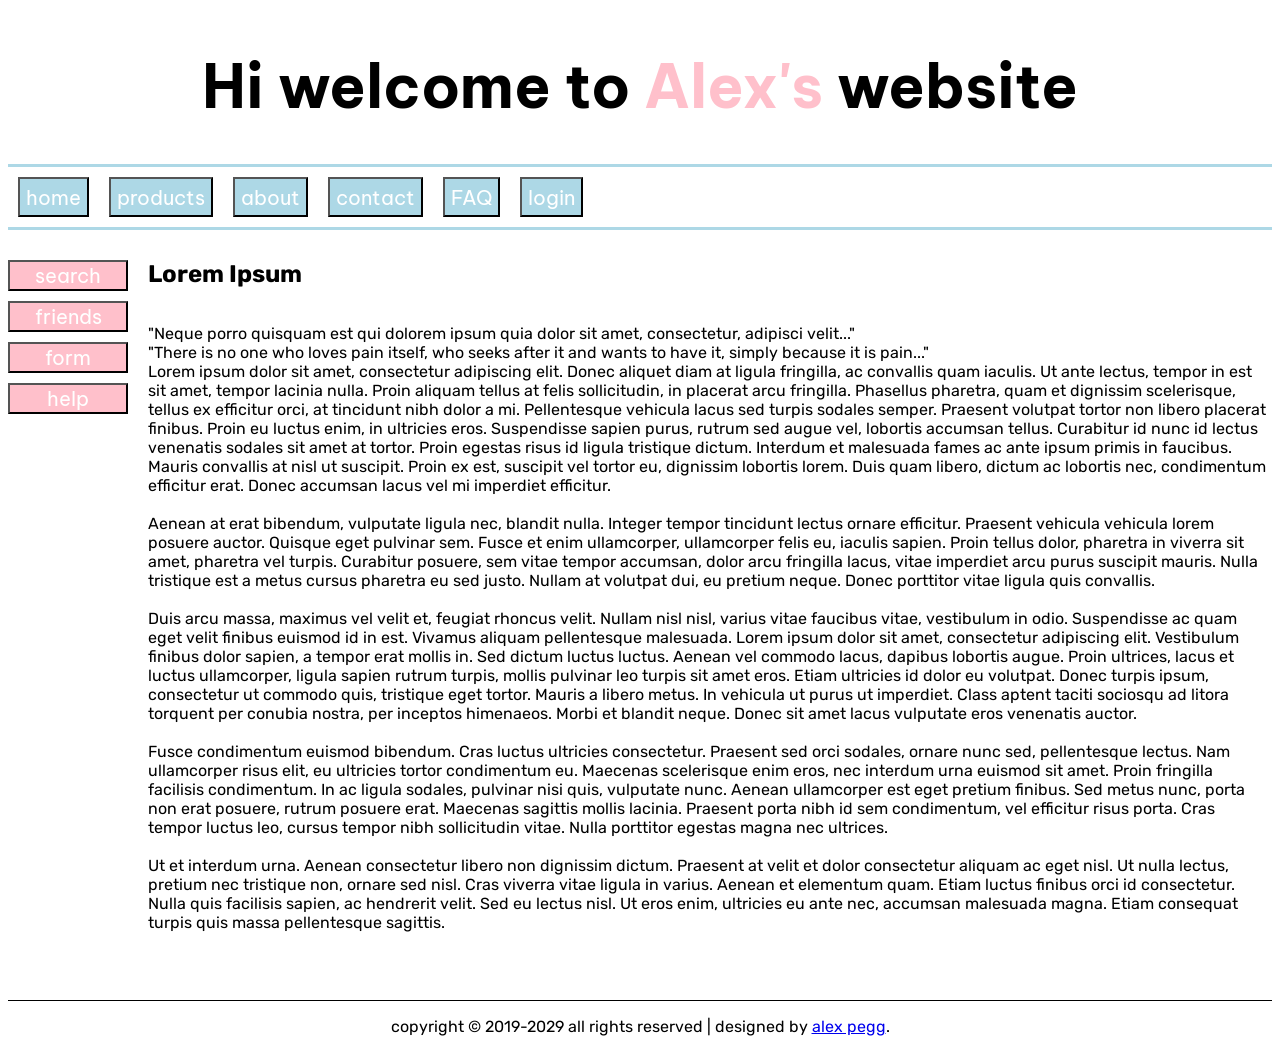
<file: exampleWebpage.html>
<!DOCTYPE html>
<html>

<head>

	<title> ~ Example Webpage ~ </title>
	<!-- this title is what appears on the tab of your browser at the top -->

	<link href="https://fonts.googleapis.com/css?family=Be+Vietnam|Rubik&display=swap" rel="stylesheet">
	<!--import some google fonts to make it look nice at fonts.google.com-->

	<style>

	.horizontal {
		/* I made this a class (with the dot at the start instead of the hashtag)
		because I want to keep reusing the code for multiple elements I want horizontal.
		If I just wanted to apply something to a specific element,
		I would have made it an ID instead*/

		display: flex;
		/* `display: flex;` allows you to choose between columns (the default in html) or rows. */

		flex-direction: row;
		/* `flex-direction: row;` makes items arranged in rows - a horizontal layout.
		this is only avaiable if you do `display: flex` */
	}

	.vertical {
		display: flex;
		flex-direction: column;
	}

	.center {
		display: flex;
		justify-content: center;
		/* `justify-content: center;` means the content is centered.
		this is also only available if you use `display: flex` */
	}

	#tabs {
		/* these css properties are only specific to the tabs div, so I made it an ID not a class*/
		
		border-bottom: solid;
		border-color: lightblue;
		/* adding some borders to make it look pretty */
		
		border-top: solid;
		border-color: lightblue;

		padding-top: 10px;
		padding-bottom: 10px;
		/* this padding applies a little space inside the border.
		the difference between padding and margins is that padding is inside
		the borders, and margins are outside. If I specified margins instead of
		padding, there would not be any space between the blue border lines
		and the tab buttons; instead that would create space between the border lines and
		other elements above/below.
		You can try commenting out the padding and see what happens*/
		
		margin-bottom: 10px;
		/* here I added a margin to the bottom because I want a little space between
		the blue border line and the div below it (which is `#content`)*/
	}

	button {
		/* applies to all buttons */

		font-size: 20px;
		color: white;
	}

	#tabs button {
		/* the first element is the container, the second element after the space
		applies these css properties to everything in the first element.
		So all the `button`s in `#tabs` have these styles: */
		
		height: 40px;
		margin-left: 10px;
		margin-right: 10px;
		/* this margin puts some space inbetween each of the buttons so they aren't side by side.
		If I made it padding instead, the spacing within the buttons would just become bigger, and
		this would not change the space between the buttons */
		
		background-color: lightblue;
	}

	#sidebar button{
		/* all the buttons in sidebar have these styles: */;
		
		width: 120px;
		margin-bottom: 10px;
		background-color: pink;
	}

	#sidebar {
		margin-right: 20px;
		margin-top: 20px;
	}

	#footer {
		margin-top: 20px;
		border-top: solid;
		border-width: 1px;
	}

	h1 {
		font-size: 60px;
	}

	h1,button {
		/* the comma applies it to all tags/ids/classes specified
		so this font is applied to all `h1` and `button` tags */
		
		font-family: 'Be Vietnam', sans-serif;
	}

	h2,p {
		font-family: 'Rubik', sans-serif;
	}

	/*!!!!!!!!!!!!!!!!!!!!!!!!!!!!!!!!!!!!!!!!
	!!!!!!!!!!!!!!!!!!!!!!!!!!!!!!!!!!!!!!!!!!
	!!!!!!!!!!!!!!!!!!!!!!!!!!!!!!!!!!!!!!!!!!

	!!!these are more advanced things for the animation and stuff,
	you probably dont need to worry about it for now!!! */

	#header {
		animation: slideInTitleAnimation 1.5s ease-out;
		/* this applies the animation slideInTitleAnimation
		to `#header`, that animation is defined below */ 
		
		white-space: nowrap;
	}

	#turnsToPink {
		animation: turnToPink 1s linear 1.5s forwards;
	}

	@keyframes slideInTitleAnimation {
		/* this animation increases the width of the header from 0 to 100%,
		making it look like it's sliding out */
		from {
			width:0%;
		}
		to {
			width: 100%;
		}
	}

	@keyframes turnToPink {
		from {
			color: black;
		}
		to {
			color: pink;
		}

	}

	.preserveLineBreaks {
		white-space: pre-wrap;
		/* this means that if I have text with newlines / paragraphs,
		 it keeps them instead of automatically removing them */
	}

	/*!!!!!!!!!!!!!!!!!!!!!!!!!!!!!!!!!!!!!!!!
	!!!!!!!!!!!!!!!!!!!!!!!!!!!!!!!!!!!!!!!!!!
	!!!!!!!!!!!!!!!!!!!!!!!!!!!!!!!!!!!!!!!!*/
	</style>
</head>


<!-- you can see why some people put css on a different page, it can get pretty long to make a website look nice.
	the actual body is pretty short -->



<body>
	<div id="header" class="center">
		<h1 id='title'>Hi welcome to <span id="turnsToPink">Alex's</span> website</h1>
		<!-- that span allows me to specifically select that word "Alex's"
			so I can change it's color individually. -->

		<!-- I used the `h1` heading tag instead of `p` because `h1` is like a `p` but 
			with a different name. This is a standard in html for different headings.
			They have tags from h1 to h6, and you can use them for different types of headers.
			This `h1` is my title, and later on I use a `h2` tag for the heading of the `Lorem Ipsum` text.-->
	</div>
	<div id="tabs" class="horizontal">
		<button>home</button>
		<button>products</button>
		<button>about</button>
		<button>contact</button>
		<button>FAQ</button>
		<button>login</button>
	</div>

	<div id="content" class="horizontal">
		<div id="sidebar" class="vertical">
			<button>search</button>
			<button>friends</button>
			<button>form</button>
			<button>help</button>
		</div>
		<div id="mainContent" class="vertical">
			<h2>Lorem Ipsum</h2>
			<!-- This is the `h2` text. It's different size to `p` because it's a header so I gave it a different tag.-->

			<!-- the following is just random text to fill up the page: -->
			<p class="preserveLineBreaks">"Neque porro quisquam est qui dolorem ipsum quia dolor sit amet, consectetur, adipisci velit..."
"There is no one who loves pain itself, who seeks after it and wants to have it, simply because it is pain..."
Lorem ipsum dolor sit amet, consectetur adipiscing elit. Donec aliquet diam at ligula fringilla, ac convallis quam iaculis. Ut ante lectus, tempor in est sit amet, tempor lacinia nulla. Proin aliquam tellus at felis sollicitudin, in placerat arcu fringilla. Phasellus pharetra, quam et dignissim scelerisque, tellus ex efficitur orci, at tincidunt nibh dolor a mi. Pellentesque vehicula lacus sed turpis sodales semper. Praesent volutpat tortor non libero placerat finibus. Proin eu luctus enim, in ultricies eros. Suspendisse sapien purus, rutrum sed augue vel, lobortis accumsan tellus. Curabitur id nunc id lectus venenatis sodales sit amet at tortor. Proin egestas risus id ligula tristique dictum. Interdum et malesuada fames ac ante ipsum primis in faucibus. Mauris convallis at nisl ut suscipit. Proin ex est, suscipit vel tortor eu, dignissim lobortis lorem. Duis quam libero, dictum ac lobortis nec, condimentum efficitur erat. Donec accumsan lacus vel mi imperdiet efficitur.

Aenean at erat bibendum, vulputate ligula nec, blandit nulla. Integer tempor tincidunt lectus ornare efficitur. Praesent vehicula vehicula lorem posuere auctor. Quisque eget pulvinar sem. Fusce et enim ullamcorper, ullamcorper felis eu, iaculis sapien. Proin tellus dolor, pharetra in viverra sit amet, pharetra vel turpis. Curabitur posuere, sem vitae tempor accumsan, dolor arcu fringilla lacus, vitae imperdiet arcu purus suscipit mauris. Nulla tristique est a metus cursus pharetra eu sed justo. Nullam at volutpat dui, eu pretium neque. Donec porttitor vitae ligula quis convallis.

Duis arcu massa, maximus vel velit et, feugiat rhoncus velit. Nullam nisl nisl, varius vitae faucibus vitae, vestibulum in odio. Suspendisse ac quam eget velit finibus euismod id in est. Vivamus aliquam pellentesque malesuada. Lorem ipsum dolor sit amet, consectetur adipiscing elit. Vestibulum finibus dolor sapien, a tempor erat mollis in. Sed dictum luctus luctus. Aenean vel commodo lacus, dapibus lobortis augue. Proin ultrices, lacus et luctus ullamcorper, ligula sapien rutrum turpis, mollis pulvinar leo turpis sit amet eros. Etiam ultricies id dolor eu volutpat. Donec turpis ipsum, consectetur ut commodo quis, tristique eget tortor. Mauris a libero metus. In vehicula ut purus ut imperdiet. Class aptent taciti sociosqu ad litora torquent per conubia nostra, per inceptos himenaeos. Morbi et blandit neque. Donec sit amet lacus vulputate eros venenatis auctor.

Fusce condimentum euismod bibendum. Cras luctus ultricies consectetur. Praesent sed orci sodales, ornare nunc sed, pellentesque lectus. Nam ullamcorper risus elit, eu ultricies tortor condimentum eu. Maecenas scelerisque enim eros, nec interdum urna euismod sit amet. Proin fringilla facilisis condimentum. In ac ligula sodales, pulvinar nisi quis, vulputate nunc. Aenean ullamcorper est eget pretium finibus. Sed metus nunc, porta non erat posuere, rutrum posuere erat. Maecenas sagittis mollis lacinia. Praesent porta nibh id sem condimentum, vel efficitur risus porta. Cras tempor luctus leo, cursus tempor nibh sollicitudin vitae. Nulla porttitor egestas magna nec ultrices.

Ut et interdum urna. Aenean consectetur libero non dignissim dictum. Praesent at velit et dolor consectetur aliquam ac eget nisl. Ut nulla lectus, pretium nec tristique non, ornare sed nisl. Cras viverra vitae ligula in varius. Aenean et elementum quam. Etiam luctus finibus orci id consectetur. Nulla quis facilisis sapien, ac hendrerit velit. Sed eu lectus nisl. Ut eros enim, ultricies eu ante nec, accumsan malesuada magna. Etiam consequat turpis quis massa pellentesque sagittis.<p>
		</div>
	</div>

	<div id="footer" class="center">
		<p > copyright © 2019-2029 all rights reserved  |  designed by <a href="https://peggalex.github.io" target="_blank">alex pegg</a>.</p>
		<!--that `<a>` tag is a hyperlink to my website-->
	</div>
</body>

</html>
</file>
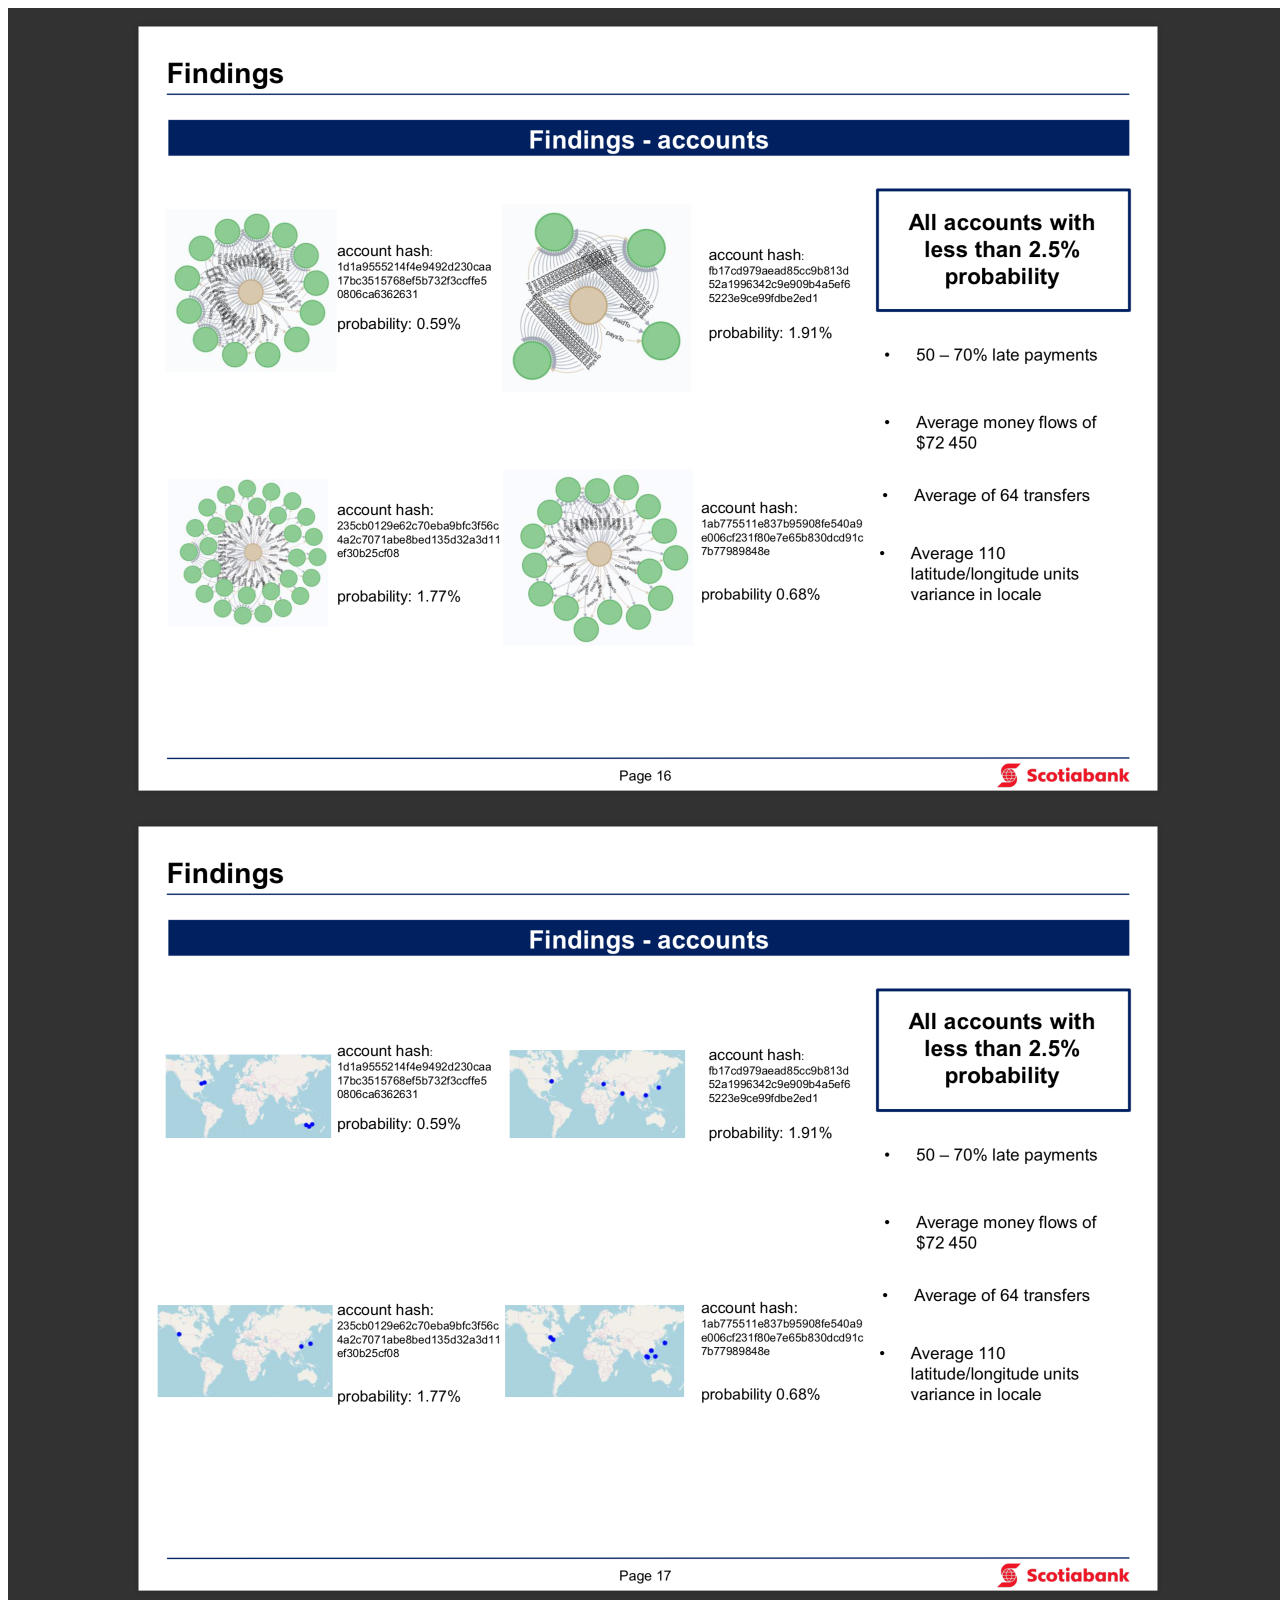
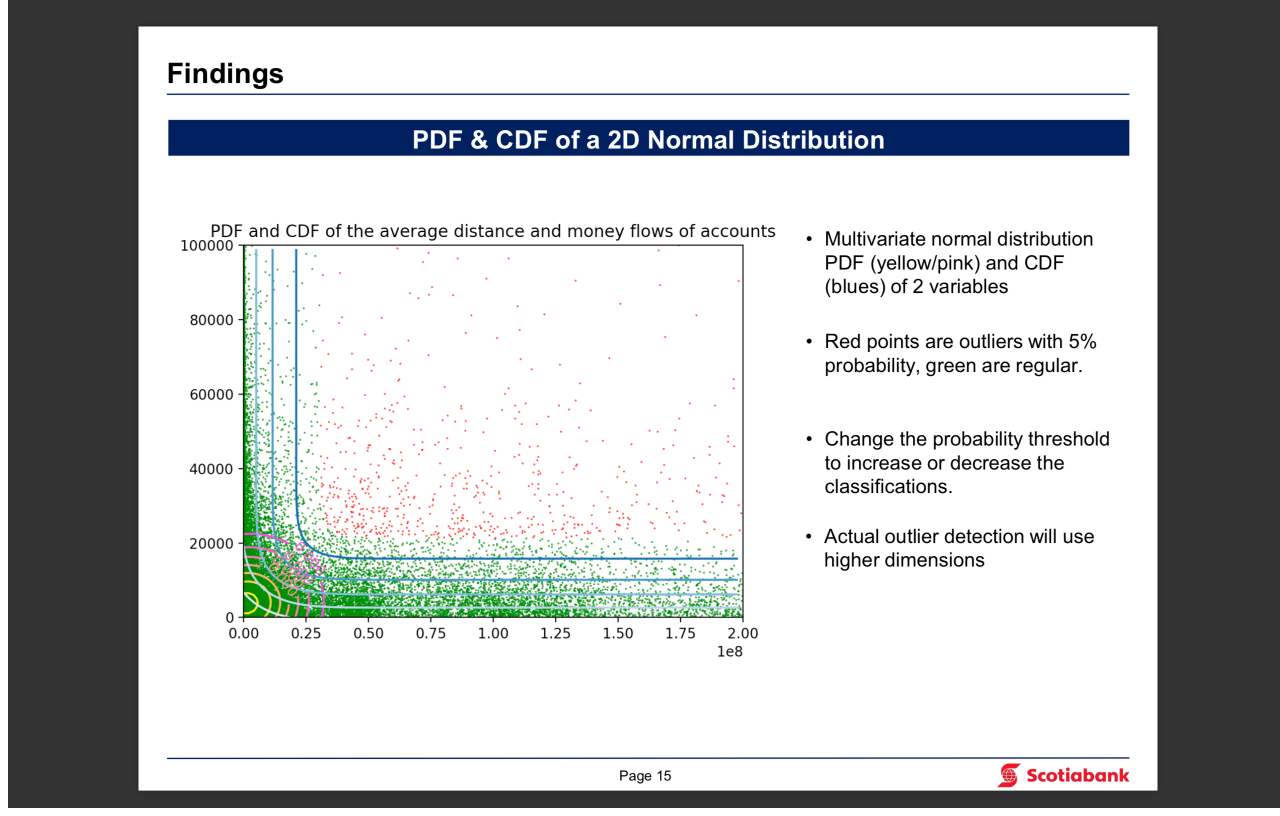
<file: graphDemo.html>
<!DOCTYPE html>
<html>
<head>
	<style>
		body {
			display: flex;
			flex-direction: column;
		}

		img { width: 100vw; }
	</style>
</head>
<body>
	<img src='./bankGraph1.png'>
	<img src='./bankGraph2.png'>
	<img src='./bankGraph3.png'>

</body>
</html>
</file>
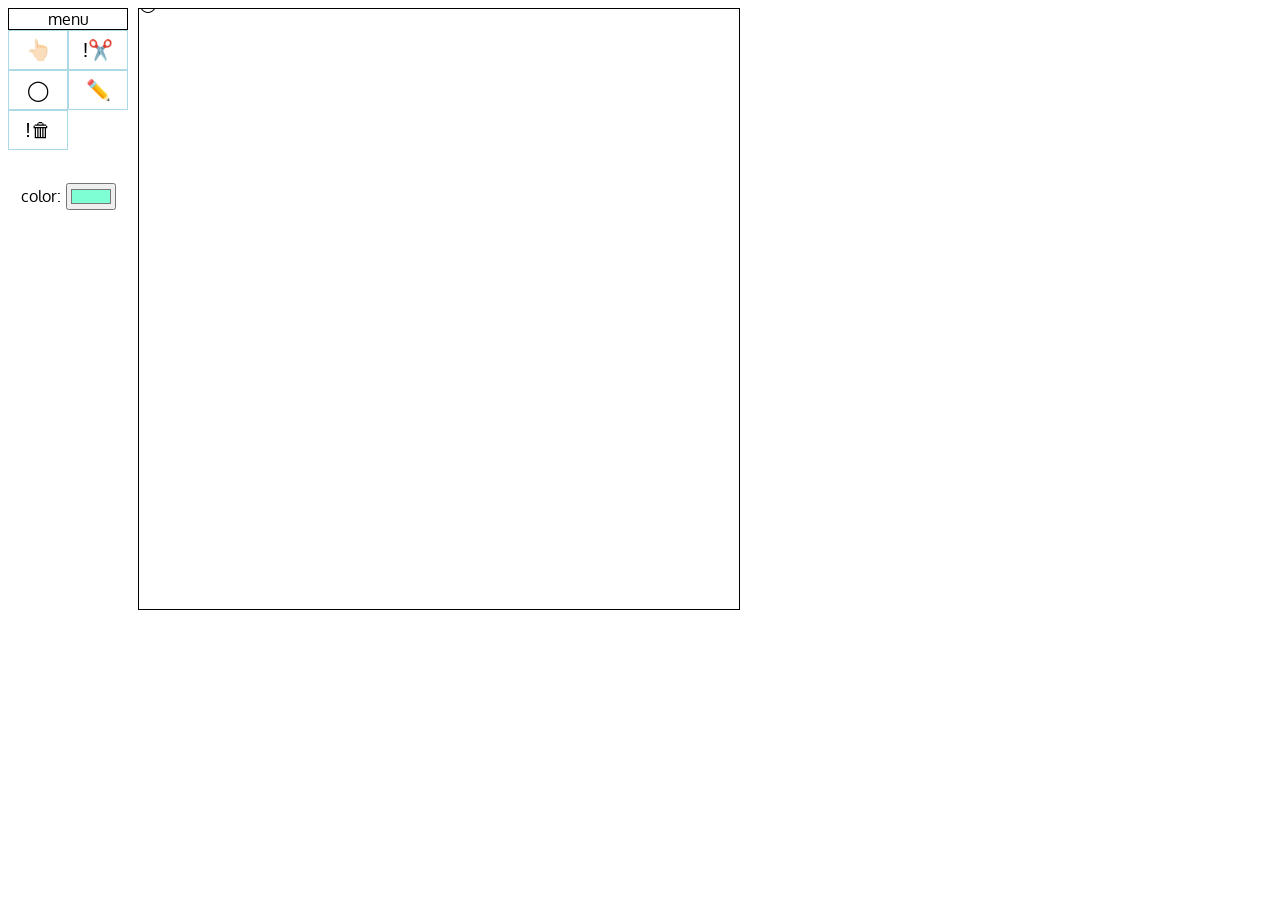
<file: grapher.html>
<!DOCTYPE HTML>
<html>

<head>

	<title>~grapher~</title>
	<link href="https://fonts.googleapis.com/css?family=Oxygen:300&display=swap" rel="stylesheet">
	<script src="https://ajax.googleapis.com/ajax/libs/jquery/3.4.1/jquery.min.js"></script>
	<style>

		:root {
			--canvasCursor: auto;
			--circleCursor: auto;
			--lineCursor: auto;
			--pathCursor: auto;
		}
		body {
			font-family: 'Oxygen', sans-serif;
			/*height: 100%;
			overflow: hidden;*/
			cursor: var(--canvasCursor);
		}

		svg {
			width: 100%;
			height: 600px;
			border: 1px solid black;
		}

		#interface button {
			background-color: white;
			border: 1px solid lightblue;
			width: 60px;
			height: 40px;
			outline: none;
			font-size: 20px;
			transition: background-color 0.5s, opacity 0.5s;
		}

		#interface button:hover {
			background-color: lightblue;
			opacity: 0.5;
		}

		button	.pressed {
			background-color: lightblue !important;
			border-color: white !important;
		}

		.row {
			display: flex;
			flex-direction: row;
		}

		.col {
			display: flex;
			flex-direction: column;
		}

		.centered {
			display: flex;
			justify-content: center;
		}

		.centeredCross {
			display: flex;
			align-items: center;
		}

		#interface {
			margin-right: 10px;
		}

		#interface div{
			display: flex;
			flex-direction: row;
		}

		#menuHeader {
			border: 1px solid black;
			margin: 0px 0px 0px 0px;

		}

		#hi{
			background-image:‎⁨ url('./exampleImage.png)');
		}

		#canvasContainer{
			width: 600px;
			height: 600px;
		}

		#imageFrame {
			position:absolute;
			z-index: -1;
			width:100%;
			object-fit: cover;
		}

		#imageUpload{
			margin-left: 10px
		}

		polygon {
			fill: #7FFFD4;
			stroke: black;
			opacity: 0.75;
		}

		circle {
			stroke: blue;
			stroke-width: 1;
			fill: white;
		}

		circle:hover {
			cursor: var(--circleCursor);
			fill: blue;
		}

		path:hover {
			cursor: var(--pathCursor);
		}

		.hidden {
			opacity: 0;
		}

		#colorPickerContainer>p{
			margin-right:5px;
		}

		.mayDelete:hover {
			cursor: pointer;
			fill: red !important;
			stroke: blue;
			opacity: 0.25;
		}

		#textContainer > input {
			background-color: rgb(0,0,0,0);
			border: none;
			text-align: center;
			overflow: visible;
			transform: translate(-50%, -50%);
			pointer-events: none;
		}

		#textContainer > input:focus {
    		outline: none;
		}

		line {
			stroke: black;
			stroke-width: 2;
		}

		#canvas > path {
			stroke: black;
			stroke-width: 2;
			fill: none;	
		}




	</style>
</head>

<body>
	<div id='mainStage' class='row'>

		<div id='interface' class='col'>
			<p id='menuHeader' class='centered'>menu</p>
			<div>
				<span title='manipulate polygons'>
					<button id='click'>👆🏻</button>
				</span>
				<span title='delete polygons'>
					<button id='cut'>!✂️</button>
				</span>
			</div>
			<div>
				<span title='draw a polygon from points'>
					<button id='nodes'>◯</button>
				</span>
				<span title='draw a polygon by dragging'>
					<button id='edges'>✏️</button>
				</span>
			</div>
			<div>
				<span title='clear all'>
					<button id='clearAll'>!🗑</button>
				</span>
			</div>
			<br>
			<div id='colorPickerContainer' class='row centered centeredCross'>
				<p>color: </p>
				<input type='color' id='colorPicker' value='#7FFFD4'>
			</div>
		</div>
		<div id='canvasContainer'>
			<div id='textContainer' style='position: relative;'></div>

			<svg id='canvas' style='/*position: relative; background-color: rgb(0,0,0,0)*/' viewBox="0 0 600 600">
				  <defs id='defs'>
				    <marker id="arrowHead" markerWidth="10" markerHeight="10" refX="0" refY="3" orient="auto" markerUnits="strokeWidth">
				      <path d="M0,0 L0,6 L6,3 z" fill="#00000" />
				      <!-- courtesy of https://vanseodesign.com/web-design/svg-markers/ -->
				    </marker>
				  </defs>
				<text x="0" y="0" id="cursorIcon" style="pointer-events: none;"></text>
			</svg>
		</div>
	</div>
</body>

<script>
const svgNameSpace = "http://www.w3.org/2000/svg",
	pointRadius = 5,
	hitRadius = 7.5
	//points radius is arbitrary (not px)
	//hit radius in pixels (px)

var canvas = document.getElementById('canvas'),
	canvasRect = canvas.getBoundingClientRect(),
	cursorIcon = document.getElementById('cursorIcon'),
	cursorIconOffset = 30,
	color = document.getElementById('colorPicker').value


getCanvasX = (x) => x - canvasRect.left
getCanvasY = (y) => y - canvasRect.top

getCanvasXRev = (x) => x + canvasRect.left
getCanvasYRev = (y) => y + canvasRect.top

var Point = function(x,y,simp=true) {

	this.set = (x,y) => {
		this.x = getCanvasX(x)
		this.y = getCanvasY(y)
	}

	if (simp) {
		this.set(x,y)
	} else {
		this.x = x
		this.y = y
	}

	this.shift = (dx,dy) => {
		this.x += dx
		this.y += dy
	}

	this.toString = () => this.x.toString() + ',' + this.y.toString()
}

getMidPoint = (p1,p2,simp=false) => new Point((p1.x + p2.x)/2, (p1.y + p2.y)/2, simp)

strokeWidth = 1
fontSize = 11

makeCircle = (x,y,r,color) => {
	circle = document.createElementNS(svgNameSpace, "circle")
	circle.style.fill = color
	circle.setAttribute('cx',`${x}`)
	circle.setAttribute('cy',`${y}`)
	circle.setAttribute('r',`${r}`)
	circle.setAttribute('stroke',color)
	circle.setAttribute('stroke-width',`${strokeWidth}`)
	canvas.appendChild(this.circle)
	return circle
}

makeText = (x,y,r) => {
	text = document.createElement('input')
	text.style.position = 'absolute'
	text.setAttribute('type','text')
	text.style.top = `${y}px`
	text.style.left = `${x}px`
	text.style.width = `${2*2*r}px`
	document.getElementById('textContainer').appendChild(text)
	text.focus()
	return text
}


var Node = function(x,y,r,color){
	if ((grid = modelObj.grid)!=null) {
		x = Math.round(x/grid)*grid
		y = Math.round(y/grid)*grid
	}
	this.c = new Point(x, y)
	this.cx = this.c.x
	this.cy = this.c.y
	this.r = r
	this.color = color
	this.edgesIn = new Set()
	this.edgesOut = new Set()

	this.circle = makeCircle(this.cx,this.cy,r,color)
	this.el = this.circle
	this.text = makeText(this.cx,this.cy,r,color)

	this._move = (dx,dy,p) => {
		if ((grid = modelObj.grid)!=null) {
			x = Math.round(p.x/grid)*grid
			y = Math.round(p.y/grid)*grid
		} else {
			x = p.x
			y = p.y
		}
		this.c.x = x
		this.c.y = y
		this.cx = x
		this.cy = y
		this.circle.setAttribute('cx', x)
		this.circle.setAttribute('cy', y)
		this.text.style.top = `${y}px`
		this.text.style.left = `${x}px`

		for (let edge of this.edgesOut) edge.movedSource(dx,dy)

		for (let edge of this.edgesIn) edge.movedSink()
	}

	this.move = (dx,dy,p) => this._move(dx,dy,p)

	this.addEdgeOut = (edge) => this.edgesOut.add(edge)

	this.addEdgeIn = (edge) => this.edgesIn.add(edge)

	this.removeEdge = (edge) => { for (let edgeSet of [this.edgesIn, this.edgesOut]) edgeSet.delete(edge) }
}

var ModelObj = function() {
	this.model
	this.nodes = []
	this.grid = null

	this.removeNode = (node) => {
		for (let i=0; i<this.nodes.length; i++){
			if (this.nodes[i] === node) {
				/*nodes.poly.parentElement.removeChild(points.poly)
				this.polys.splice(i,1)
				return*/
			}
		}
		throw 'circle not found'
	}

	this.setCursors = () => {
		for (let name of ['canvas','circle','line','path']) {
			if ((c=this.model[`${name}Cursor`])!==undefined){
				document.documentElement.style.setProperty(`--${name}Cursor`, c)
			} else {
				document.documentElement.style.setProperty(`--${name}Cursor`, 'auto')
			}
		}
	}

	this.click = (x,y) =>  {
		if (this.model.click !== undefined) this.model.click(x,y)
	}
		

	this.mousedown = (x,y) =>  {
		if (this.model.mousedown !== undefined) this.model.mousedown(x,y)
	}

	this.mouseup = (x,y) => {
		if (this.model.mouseup !== undefined) this.model.mouseup(x,y)
	}

	this.mousemove = (x,y) => {
		if (this.model.hover !== undefined) this.model.hover(x,y)
		cursorIcon.parentElement.removeChild(cursorIcon) //we have to add it to the end of the dom
		cursorIcon.setAttribute('x', getCanvasX(x)-cursorIconOffset)
		cursorIcon.setAttribute('y', getCanvasY(y)+cursorIconOffset)
		canvas.appendChild(cursorIcon)
	}

	this.onclickCircle = (e, node) => {
		if (this.model.onclickCircle !== undefined) this.model.onclickCircle(e.x, e.y, node)
	}

	this.mousedownCircle = (e, node) => {
		if (this.model.mousedownCircle !== undefined) this.model.mousedownCircle(e.x, e.y, node)
	}

	this.mouseupCircle = (e, node) => {
		if (this.model.mouseupCircle !== undefined) this.model.mouseupCircle(e.x, e.y, node)
	}

	this.mouseenterCircle = (e, node) => {
		if (this.model.mouseenterCircle !== undefined) this.model.mouseenterCircle(e.x, e.y, node)
	}

	this.mouseleaveCircle = (e, node) => {
		if (this.model.mouseleaveCircle !== undefined) this.model.mouseleaveCircle(e.x, e.y, node)
	}

	this.mousemoveCircle = (e, node) => {
		if (this.model.mousemoveCircle !== undefined) this.model.mousemoveCircle(e.x, e.y, node)
	}

	this.mousedownLine = (e, line) => {
		if (this.model.mousedownLine !== undefined) this.model.mousedownLine(e.x, e.y, line)
	}

	this.mouseupLine = (e, line) => {
		if (this.model.mouseupLine !== undefined) this.model.mouseupLine(e.x, e.y, line)
	}

	this.tearDown = () => {
		if (this.model.tearDown !== undefined) this.model.tearDown()
	}

	this.mouseleave = () => cursorIcon.classList.add('hidden')

	this.mouseenter = () => cursorIcon.classList.remove('hidden')

	this.changeColor = () => {
		color = document.getElementById('colorPicker').value
		this.polys.forEach( (points) => {
			points.poly.style.fill = color
		})
	}

	this.clearAll = () => {
		this.polys.forEach((points) => {
			points.poly.parentElement.removeChild(points.poly)
		})
		this.polys = []
	}
}

var modelObj = new ModelObj()

applyAllElements = (tagName, f) => {
	els = Array.from(document.querySelectorAll(tagName))
	for (let el of els){
		f(el)
	}
}

var Model_nodes = function() {

	this.node = null
	this.r = 20
	this.color = '#FFFFFF'
	this.canvasCursor = 'copy'

	/*modelObj.nodes.forEach((node) => {
		node.circle.classList.add('unselectable')
		node.text.classList.add('unselectable')
	})*/
	this.click = (x,y) => {
		let node = new Node(x,y,this.r,this.color)
		modelObj.nodes.push(node)

		node.circle.addEventListener('click',(e)=>modelObj.onclickCircle(e,node))
		node.circle.addEventListener('mousedown',(e)=>modelObj.mousedownCircle(e,node))
		node.circle.addEventListener('mouseup',(e)=>modelObj.mouseupCircle(e,node))
		node.circle.addEventListener('mouseenter',(e)=>modelObj.mouseenterCircle(e,node))
		node.circle.addEventListener('mouseleave',(e)=>modelObj.mouseleaveCircle(e,node))
		node.circle.addEventListener('mousemove',(e)=>modelObj.mousemoveCircle(e,node))

		node.text.focus()

	}
}

arrowHeadLength = 12

var LinearEq = function(m,c) {
	this.m = m
	this.c = c

	this.getY = (x) => this.m*x + c
}

getOrthogonalLine = (p1, p2) => {

	let mInv = -(p2.x-p1.x)/(p2.y-p1.y), // orthogonal gradient = -1/m = -run/rise
		midPointX = (p2.x+p1.x)/2,
		midPointY = (p2.y+p1.y)/2,
		c = (mInv==Infinity) ? midPointX : midPointY - mInv*midPointX // y = mx+c => c = y-m*x

	return new LinearEq(mInv, c)
}

getIntersect = (l1, l2) => {
	let x,
		y
	if (l1.m == Infinity) {
		x = l1.c
		y = l2.getY(x)
	} else if (l2.m == Infinity) {
		x = l2.c
		y = l1.getY(x)
	} else {
		x = (l2.c - l1.c)/(l1.m-l2.m)
		y = l1.getY(x)
	}
	return new Point(x,y,false)
}

getDist = (p1, p2) => ((p2.x-p1.x)**2 + (p2.y-p1.y)**2)**(0.5)

getAngle = (p1, p2) => {
	let a = p2.x-p1.x,
		o = p2.y-p1.y

	angle = (a==0) ? Math.PI/2 : Math.abs(Math.atan(o/a))

	if (p2.x < p1.x) { //quadrant 2/3
		if (p2.y > p1.y) { //quadrant 2
			angle = Math.PI - angle
		} else { //quadrant 3
			angle += Math.PI
		}
	} else if (p2.y < p1.y) { //quadrant 4
		angle = Math.PI*2 - angle
	}

	return angle
}

getAngleInRange = (angle, lower, upper) => {
	if (upper < lower) {
		return (lower < angle && angle < 2*Math.PI) || (0 < angle && angle < upper)
	} else {
		return lower < angle && angle < upper
	}
}

textOffset = 10 //px

var Line = function(_x, _y, source) {

	// either stop storing source/sink
	// or dont take in x,y <- redundancy

	this.el = document.createElementNS(svgNameSpace, 'path')
	this.el.setAttribute('marker-end', "url(#arrowHead)")

	this.guide = document.createElementNS(svgNameSpace, 'path')
	this.guide.classList.add('hidden')
	
	this.textGuide1 = document.createElementNS(svgNameSpace, 'path')
	this.textGuide1.id = 'textGuide'
	this.textGuide1.style.stroke = 'blue'
	//this.textGuide1.classList.add('hidden')
	this.textGuide2 = document.createElementNS(svgNameSpace, 'path')
	this.textGuide2.style.stroke = 'red'

	canvas.insertBefore(this.el, canvas.childNodes[1]) //insert at back of svg
	canvas.insertBefore(this.guide, canvas.childNodes[1])
	canvas.insertBefore(this.textGuide1, canvas.childNodes[1])
	canvas.insertBefore(this.textGuide2, canvas.childNodes[1])

	this.circ = document.createElementNS(svgNameSpace, 'circle')
	this.circ.style.stroke = 'red'
	canvas.insertBefore(this.circ, canvas.childNodes[1])

	this.source = source
	this.sink = null

	this.orthogonalLine = null
	this.midPoint = null
	this.angle = null

	this.radius = Infinity
	this.largeArc = null
	this.sweep = null
	this.center = null
	this.startPoint = null
	this.endPoint = null
	this.p = null

	this.offset = null

	this.changeOrigin = (dx = null, dy = null) => {
		this.startPoint = this.source.c
		if (this.sink!=null) {
			this.magnetize()
		}
	}

	this.updateArcSink = () => {
		let str = `M ${this.startPoint.x} ${this.startPoint.y} `

		if (this.radius!=Infinity){
			let arcStr = (p, largeArc) => `A ${this.radius} ${this.radius} 0 ${largeArc} ${this.sweep} ${p.x} ${p.y}`
			this.guide.setAttribute('d',str+arcStr(this.endPoint, this.largeArc))
			endPoint = this.guide.getPointAtLength(this.guide.getTotalLength()-this.offset)

			let lineAngle = getAngle(this.source.c, endPoint),
				lineAngleRev = (lineAngle+Math.PI)%(2*Math.PI),
				centerAngle = getAngle(this.source.c, this.center),
				largeArc = (this.sweep==0) ? getAngleInRange(centerAngle,lineAngleRev,lineAngle) : getAngleInRange(centerAngle,lineAngle,lineAngleRev)
			largeArc = (this.source == this.sink) ? 1 : (largeArc ? 0:1)
			str += arcStr(endPoint, largeArc)

			if (this.center) {
				let angle1 = getAngle(this.center, this.startPoint),
					angle2 = getAngle(this.center, this.endPoint)

				let textGuideStr = (r) => `M ${this.center.x + r*Math.cos(angle1)} ${this.center.y + r*Math.sin(angle1)} A ${r} ${r} 0 ${this.largeArc} ${this.sweep} ${this.center.x + r*Math.cos(angle2)} ${this.center.y + r*Math.sin(angle2)}`

				this.textGuide1.setAttribute('d',textGuideStr(this.radius + this.source.r))
				if (this.radius >= this.source.r) this.textGuide2.setAttribute('d',textGuideStr(this.radius - this.source.r))
			}
		} else {
			this.guide.setAttribute('d',str+`L ${this.sink.cx} ${this.sink.cy}`)
			endPoint = this.guide.getPointAtLength(this.guide.getTotalLength()-this.offset)
			str += `L ${endPoint.x} ${endPoint.y}`
		}
		this.el.setAttribute('d',str)
	}

	this.updateArc = (p) => this.el.setAttribute('d',`M ${this.source.cx} ${this.source.cy} L ${p.x} ${p.y}`)

	this.changeEnd = (x,y) => {
		if (this.sink==null) this.updateArc(new Point(x,y))
	}

	this.magnitizeSelf = () => {}

	this.magnetize = (sink = this.sink, x=null, y=null) => {
		this.sink = sink
		this.endPoint = sink.c
		this.orthogonalLine = getOrthogonalLine(this.source.c,this.sink.c)
		if (this.source === sink){
			if (x!=null) this.angle = getAngle(this.source.c, new Point(x,y))
		} else {
			this.angle = getAngle(this.source.c, this.sink.c)
		}
		this.midPoint = getMidPoint(this.source.c, sink.c)
		if (this.source === sink){
			this.radius = (r = this.source.r)
			let getPoint = (multiplier, offset = Math.PI/8) => {
				let newAngle = this.angle+(offset*multiplier),
					dx = r*Math.cos(newAngle),
					// cos(angle) == a / h(=r)
					// => a = r * cos(angle)
					dy = r*Math.sin(newAngle),
					p =  new Point(this.source.cx, this.source.cy, false)
				p.shift(dx,dy)
				return p
			}
			this.startPoint =  getPoint(2)
			this.endPoint = getPoint(0)
			this.largeArc = 1
			this.sweep = 0
			d = 2*(r*Math.cos(Math.PI/8))
			dx = (d)*Math.cos(this.angle + Math.PI/8)
			dy = (d)*Math.sin(this.angle + Math.PI/8)
			this.center = new Point(this.source.cx, this.source.cy, false)
			this.center.shift(dx,dy)
			this.circ.setAttribute('cx', this.center.x)
			this.circ.setAttribute('cy', this.center.y)

		}
		this.offset = (this.source === sink) ? arrowHeadLength : sink.r + arrowHeadLength
		this.updateArcSink()
	}

	this.unmagnetize = () => {
		this.sink = null
		this.radius = Infinity
		this.startPoint = this.source.c
		this.endPoint = null
	} 

	this.finished = (sink) => {
		this.magnetize(sink)
	}

	this.move = (dx,dy,p) => {
		if (this.source === this.sink){
			this.magnetize(this.sink, getCanvasXRev(p.x), getCanvasYRev(p.y))
			return
		}
		let orthogonalLine = getOrthogonalLine(this.source.c, p)
		if (this.orthogonalLine.m == orthogonalLine.m) {
			this.radius = Infinity
			this.largeArc = null
			this.sweep = null
		} else {
			this.center = getIntersect(this.orthogonalLine, orthogonalLine)
			let newAngle = getAngle(this.source.c, p),
				bigAngle = this.angle+Math.PI,
				notSweep

			notSweep = getAngleInRange(newAngle, this.angle, bigAngle%(Math.PI*2))
			this.radius = getDist(this.center, this.source.c)
			this.largeArc = getDist(this.center,p)< getDist(this.midPoint,p) ? 1:0
			this.sweep = notSweep ? 0:1
			this.startPoint = this.source.c
			this.endPoint = this.sink.c
			this.offset = this.sink.r + arrowHeadLength
			this.updateArcSink()
		}
	}

	this.destroy = () => {
		canvas.removeChild(this.el)
		canvas.removeChild(this.guide)
	}

	this.changeOrigin()
}

var Edge = function(source,sink,line) {
	this.source = source
	this.sink = sink
	this.line = line

	// A mutationObserver would have been better,
	// but svg nodes raise a bunch of node checking errors
	// such as with insertBefore and MutationOberser.Observe()
	this.movedSource = (dx,dy) => this.line.changeOrigin(dx,dy)

	this.movedSink = () => this.line.magnetize()
}

var Model_edges = function() {

	this.source = null
	this.line = null
	this.circleCursor = 'copy'

	this.click = (x,y) => {
		//pass
	}

	this.hover = (x,y) => {
		if (this.line != null) this.line.changeEnd(x,y)
	}

	this.onclickCircle = (x,y,node) => {
		if (this.source==null){
			this.source = node
			let line = new Line(node.cx, node.cy, node)
			this.line = line
			this.line.el.addEventListener('mousedown',(e)=>modelObj.mousedownLine(e,line))
		} else {
			this.line.finished(node)
			let edge = new Edge(this.source, node, this.line)
			if (node!==this.source) node.addEdgeIn(edge)
			this.source.addEdgeOut(edge)

			this.source = null
			this.line = null
		}
	}

	this.mouseenterCircle = (x,y,node) => {
		if (this.line) this.line.magnetize(node,x,y)
	}

	this.mousemoveCircle = (x,y,node) => {
		if (this.source === node) this.line.magnetize(node,x,y)
	}

	this.mouseleaveCircle = (x,y,node) => {
		if (this.line) this.line.unmagnetize()
	}

	this.tearDown = () => {
		if (this.line) this.line.destroy()
	}

}

var Model_click = function() {

	this.origin = null
	this.selected = null
	this.circleCursor = 'move'
	this.lineCursor = 'move'
	this.pathCursor = 'grab'

	this.hover = (x,y) => {
		if (this.selected!=null){
			dx = getCanvasX(x) - this.origin.x
			dy = getCanvasY(y) - this.origin.y
			this.origin.set(x, y)
			this.selected.move(dx,dy,this.origin)
		}
	}

	this.mouseup = (x,y) => {
		if (this.selected!=null) {
			this.selected = null
			this.origin = null
		}
	}

	this.mousedownCircle = (x,y,node) => {
		this.selected = node
		this.origin = new Point(x, y)
		node.text.focus()
	}

	this.mousedownLine = (x,y,line) => {
		this.selected = line
		this.origin = new Point(x, y)
	}

}

var Model_cut = function() {

	applyAllElements('polygon',(el)=>el.classList.add('mayDelete'))

	this.onclickPoly = (e, points) => {
		poly = e.target
		modelObj.removePoly(points)
	}

	this.tearDown = () => {
		applyAllElements('polygon',(el)=>el.classList.remove('mayDelete'))
	}

}

mouseEvents = ['click','mousedown','mouseup','mousemove','mouseleave','mouseenter']
for (let s of mouseEvents) canvas.addEventListener(s,(e) => {
	e.stopPropagation()
	e.preventDefault() //there was this annoying bug where
						//even though the cursor is not draggable
						//if you were already dragging through the svg listener
						//the mousedown event would propagate to the cursor anyway
	modelObj[s](e.clientX, e.clientY)
})

modelObj.model = new Model_nodes()

idToModel = {
	'nodes': Model_nodes,
	'click': Model_click,
	'edges': Model_edges,
	'cut': Model_cut
}

for (let key in idToModel){
	let butt = document.getElementById(key)
	butt.addEventListener('click',(e)=>{
		modelObj.tearDown()
		modelObj.model= new idToModel[key]()
		modelObj.setCursors()
		cursorIcon.innerHTML = e.target.innerHTML
		//currPressed = document.querySelector('.pressed')
		if ((currPressed = document.querySelector('.pressed'))) {
			currPressed.classList.remove('pressed')
		}
		butt.classList.add('pressed')
	})
}

document.getElementById('nodes').click() //initialize choice through manual click
document.getElementById('colorPicker').addEventListener('change',modelObj.changeColor)
document.getElementById('clearAll').addEventListener('click', () => {
	if (confirm('Are you sure you want to delete all shapes?')){
		this.modelObj.clearAll()
	}
})



</script>

</html>
</file>
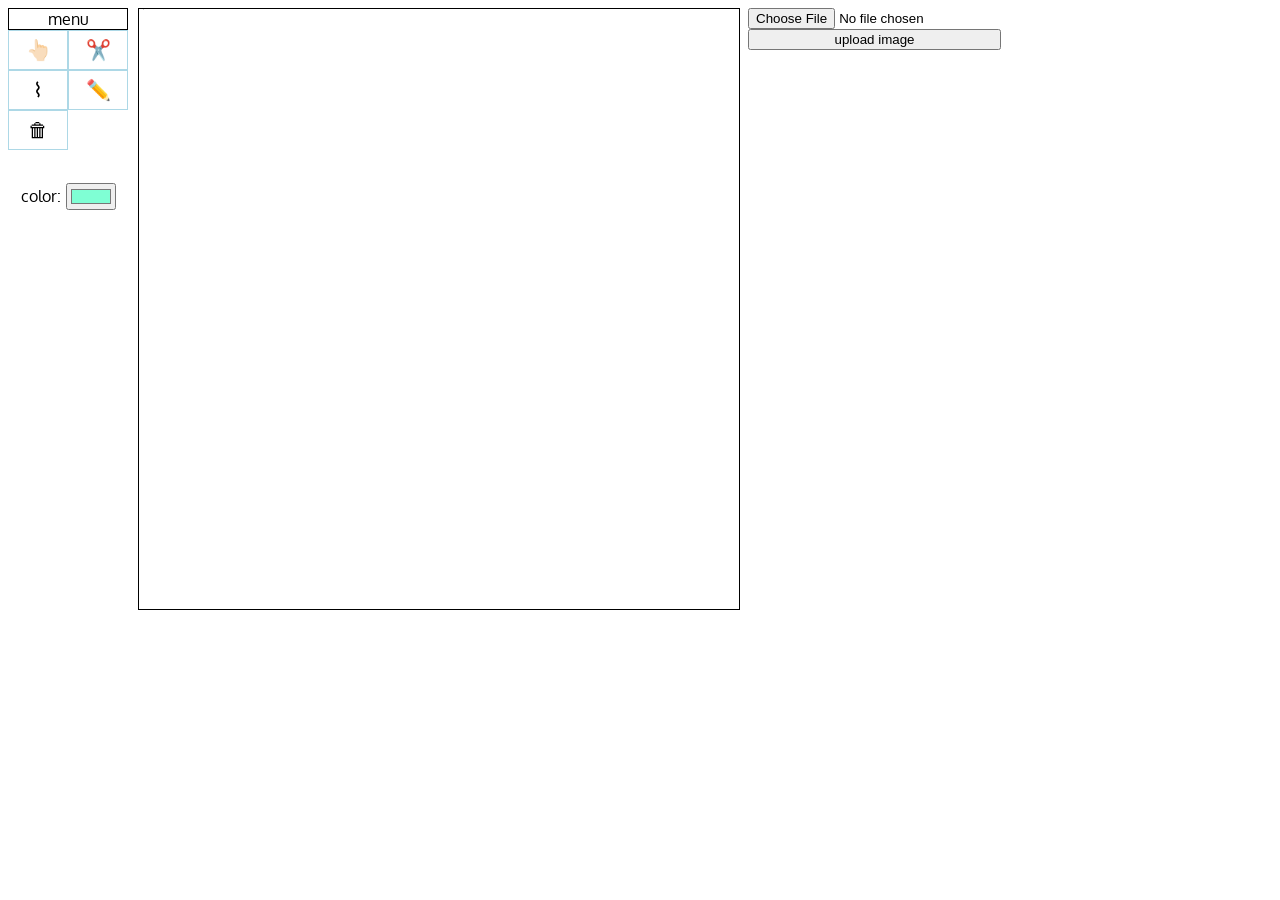
<file: pathfinder.html>
<!DOCTYPE HTML>
<html>

<head>

	<title>~pathfinder~</title>
	<link href="https://fonts.googleapis.com/css?family=Oxygen:300&display=swap" rel="stylesheet">
	<script src="https://ajax.googleapis.com/ajax/libs/jquery/3.4.1/jquery.min.js"></script>
	<style>
		body {
			font-family: 'Oxygen', sans-serif;
			/*height: 100%;
			overflow: hidden;*/
		}

		svg {
			width: 100%;
			height: 600px;
			border: 1px solid black;
		}

		#interface button {
			background-color: white;
			border: 1px solid lightblue;
			width: 60px;
			height: 40px;
			outline: none;
			font-size: 20px;
			transition: background-color 0.5s, opacity 0.5s;
		}

		#interface button:hover {
			background-color: lightblue;
			opacity: 0.5;
		}

		button	.pressed {
			background-color: lightblue !important;
			border-color: white !important;
		}

		.row {
			display: flex;
			flex-direction: row;
		}

		.col {
			display: flex;
			flex-direction: column;
		}

		.centered {
			display: flex;
			justify-content: center;
		}

		.centeredCross {
			display: flex;
			align-items: center;
		}

		#interface {
			margin-right: 10px;
		}

		#interface div{
			display: flex;
			flex-direction: row;
		}

		#menuHeader {
			border: 1px solid black;
			margin: 0px 0px 0px 0px;

		}

		#hi{
			background-image:‎⁨ url('./exampleImage.png)');
		}

		#canvasContainer{
			width: 600px;
			height: 600px;
		}

		#imageFrame {
			position:absolute;
			z-index: -1;
			width:100%;
			object-fit: cover;
		}

		#imageUpload{
			margin-left: 10px
		}

		polygon {
			fill: #7FFFD4;
			stroke: black;
			opacity: 0.75;
		}

		circle {
			stroke: blue;
			stroke-width: 1;
			fill: white;
		}

		circle:hover {
			cursor: move;
			fill: blue;
		}

		.hidden {
			opacity: 0;
		}

		.unfinishedPoly {
			stroke: blue;
			opacity: 0.5;
		}

		.unselectable:hover {
			cursor: not-allowed;
		}

		.grabable:hover{
			cursor: grab;
		}

		.clickable:hover{
			cursor: pointer;
		}

		.addCursor {
			cursor: copy;
		}

		.crosshairCursor {
			cursor: crosshair;
		}

		.pointerCursor {
			cursor: pointer;
		}

		#colorPickerContainer>p{
			margin-right:5px;
		}

		.mayDelete:hover {
			cursor: pointer;
			fill: red !important;
			stroke: blue;
			opacity: 0.25;
		}




	</style>
</head>

<body>
	<div id='mainStage' class='row'>

		<div id='interface' class='col'>
			<p id='menuHeader' class='centered'>menu</p>
			<div>
				<span title='manipulate polygons'>
					<button id='click'>👆🏻</button>
				</span>
				<span title='delete polygons'>
					<button id='cut'>✂️</button>
				</span>
			</div>
			<div>
				<span title='draw a polygon from points'>
					<button id='linePoints'>⌇</button>
				</span>
				<span title='draw a polygon by dragging'>
					<button id='lineScribble'>✏️</button>
				</span>
			</div>
			<div>
				<span title='clear all'>
					<button id='clearAll'>🗑</button>
				</span>
			</div>
			<br>
			<div id='colorPickerContainer' class='row centered centeredCross'>
				<p>color: </p>
				<input type='color' id='colorPicker' value='#7FFFD4'>
			</div>
		</div>
		<div id='canvasContainer'>
			<div style='position: relative'>
				<img id='imageFrame'>
			</div>
			<svg id='canvas' viewBox="0 0 600 600" xmlns="http://www.w3.org/2000/svg">
				<text x="0" y="0" id="cursorIcon" style="user-select: none; user-drag: none; pointer-events: none;"></text>
			</svg>
		</div>
		<div id='imageUploadDiv'>
			<form id='imageUpload'>
				<div class='col'>
		    		<input id="imageInput" type="file" accept="image/*" required>
		    		<button type='submit'>upload image</button>
		    	</div>
			</form>
		</div>

		<img id='hi'>
	</div>
</body>

<script>
uploadImage = function(e) {
	e.preventDefault()
	imageInput = document.getElementById('imageInput')
	imageFrame = document.getElementById('canvas')
	image = URL.createObjectURL(imageInput.files[0])
	document.getElementById('imageFrame').src = image
}
document.getElementById('imageUpload').addEventListener('submit',uploadImage)

const svgNameSpace = "http://www.w3.org/2000/svg",
	pointRadius = 5,
	hitRadius = 7.5
	//points radius is arbitrary (not px)
	//hit radius in pixels (px)

var canvas = document.getElementById('canvas'),
	canvasRect = canvas.getBoundingClientRect(),
	cursorIcon = document.getElementById('cursorIcon'),
	cursorIconOffset = 30,
	color = document.getElementById('colorPicker').value


getCanvasX = (x) => x - canvasRect.left
getCanvasY = (y) => y - canvasRect.top

var Point = function(x,y) {

	this.set = (x,y) => {
		this.x = getCanvasX(x)
		this.y = getCanvasY(y)
	}

	this._set = (p) => {
		this.x = p.x
		this.y = p.y
	}

	this.set(x,y)

	this.shift = (dx,dy) => {
		this.x += dx
		this.y += dy
	}

	this.toString = () => this.x.toString() + ',' + this.y.toString()
}

initPoly = () => {
	poly = document.createElementNS(svgNameSpace, "polygon")
	poly.style.fill = color
	poly.setAttribute('draggable',true)
	poly.classList.add('unfinishedPoly')
	canvas.appendChild(poly)
	return poly
}


var Points = function(x,y) {
	this.poly = initPoly()
	this.start = new Point(x,y)
	this.points = [this.start]

	this.getEnd = () => this.points[this.points.length-1]

	inRadius = (v1,v2) => Math.abs(v1-v2) <= hitRadius

	this.isEnd = (x,y) => inRadius(getCanvasX(x),this.start.x) && inRadius(getCanvasY(y),this.start.y)

	this._isEnd = (_x,_y) => inRadius(_x,this.start.x) && inRadius(_y,this.start.y)

	this.toString = () => {
		str = ''
		this.points.slice(0,-1).forEach((point) => str += point.toString() + ' ')
		if (!this._isEnd(this.getEnd().x,this.getEnd().y)){
			str += this.getEnd().toString()
		}
		return str
	}

	this.setPoly = () => this.poly.setAttribute('points', this.points.toString())

	this.endPoint = (x,y) => {
		end = this.getEnd()
		if (this.isEnd(x,y)){
			end._set(this.start)
		} else {
			end.set(x,y)
		}
		this.setPoly()
	}

	this.add = (x,y) => {
		this.endPoint(x,y)
		this.points.push(new Point(x,y))
		this.setPoly()
	}

	this.add(x,y)

	this.snapLast = () => {
		this.points.splice(-1)
		this.setPoly()
	}
}


drawCircle = (x,y) => {
	let circle = document.createElementNS(svgNameSpace, "circle")
	circle.setAttribute('cx', x)
	circle.setAttribute('cy', y)
	circle.setAttribute('r', pointRadius)
	circle.setAttribute('draggable',true)
	canvas.appendChild(circle)
	return circle
}

var ModelObj = function() {
	this.model
	this.polys = []

	this.removePoly = (points) => {
		for (let i=0; i<this.polys.length; i++){
			if (this.polys[i] === points) {
				points.poly.parentElement.removeChild(points.poly)
				this.polys.splice(i,1)
				return
			}
		}
		throw 'poly not found'
	}

	this.modelHasMethod = (name) => {
		allProperties = Object.getOwnPropertyNames(this.model)
		functions = allProperties.filter((s)=>typeof this.model[s]==='function')
		return functions.findIndex(name) >= 0
	}

	this.click = (x,y) => this.model.click(x,y)

	this.mousedown = (x,y) => this.model.mousedown(x,y)

	this.mouseup = (x,y) => this.model.mouseup(x,y)

	this.mousemove = (x,y) => {
		this.model.hover(x,y)
		cursorIcon.parentElement.removeChild(cursorIcon) //we have to add it to the end of the dom
		cursorIcon.setAttribute('x', getCanvasX(x)-cursorIconOffset)
		cursorIcon.setAttribute('y', getCanvasY(y)+cursorIconOffset)
		canvas.appendChild(cursorIcon)
	}

	this.onclickPoly = (e, points) => this.model.onclickPoly(e, points)

	this.mousedownPoly = (e) => this.model.mousedownPoly(e)

	this.mouseupPoly = (e) => this.model.mouseupPoly(e)

	this.addPoly = (poly) => this.polys.push(poly)

	this.tearDown = () => this.model.tearDown()

	this.mouseleave = () => cursorIcon.classList.add('hidden')

	this.mouseenter = () => cursorIcon.classList.remove('hidden')

	this.changeColor = () => {
		color = document.getElementById('colorPicker').value
		this.polys.forEach( (points) => {
			points.poly.style.fill = color
		})
	}

	this.clearAll = () => {
		this.polys.forEach((points) => {
			points.poly.parentElement.removeChild(points.poly)
		})
		this.polys = []
	}
}

var modelObj = new ModelObj()

finishPoly = (points) => {
	points.snapLast()
	points.poly.classList.remove('unfinishedPoly')
	points.poly.classList.add('unselectable')
	points.poly.addEventListener('click',(e) => modelObj.onclickPoly(e, points))
}

applyAllElements = (tagName, f) => {
	els = Array.from(document.getElementsByTagName(tagName))
	for (let el of els){
		f(el)
	}
}

var Model_lineScribble = function() {

	this.dragging = false
	this.points

	this.init = () => {
		this.points = null
		canvas.classList.add('addCursor')
		canvas.classList.remove('crosshairCursor')
	}

	this.init()
	modelObj.polys.forEach((points) => points.poly.classList.add('unselectable'))

	this.mousedown = (x,y) => {
		this.dragging = true
	}

	this.hover = (x,y) => {
		if (this.dragging){
			if (this.points){
				this.points.add(x,y)
			} else {
				this.points = new Points(x,y)
				modelObj.addPoly(this.points)
				canvas.classList.remove('addCursor')
				canvas.classList.add('crosshairCursor')
			}
		}
	}

	this.onclickPoly = (e, points) => {
		e.stopPropagation()
	}

	this.tearDown = () => {
		canvas.classList.remove('addCursor')
		canvas.classList.remove('crosshairCursor')
		applyAllElements('polygon',(el)=>el.classList.remove('unselectable'))
		if (this.points) {
			modelObj.removePoly(this.points)
		}
	}

	this.mouseup = (x,y) => {
		this.dragging = false
		if (this.points){
			finishPoly(this.points)
		}
		this.init()
	}

	this.click = (x,y) => {
		//pass
	}
}

var Model_linePoints = function() {

	this.points

	this.init = () => {
		this.points = null
		canvas.classList.add('addCursor')
		canvas.classList.remove('crosshairCursor')
	}

	this.init()
	modelObj.polys.forEach((points) => points.poly.classList.add('unselectable'))

	this.click = (x,y) => {
		if (this.points){
			if (this.points.isEnd(x,y)){
				finishPoly(this.points)
				this.init()
			} else {
				this.points.add(x,y)
			}
		} else {
			this.points = new Points(x,y)
			modelObj.addPoly(this.points)
			canvas.classList.remove('addCursor')
			canvas.classList.add('crosshairCursor')
		}
	}

	this.hover = (x,y) => {
		if (this.points) {
			this.points.endPoint(x,y)
		}
	}

	this.onclickPoly = (e, points) => {
		e.stopPropagation()
	}

	this.tearDown = () => {
		canvas.classList.remove('addCursor')
		canvas.classList.remove('crosshairCursor')
		applyAllElements('polygon',(el)=>el.classList.remove('unselectable'))
		if (this.points) {
			modelObj.removePoly(this.points)
		}
	}

	this.mousedown = () => {
		//pass
	}

	this.mouseup = () => {
		//pass
	}

	this.mousedownPoly = (e) => {
		//pass
	}

	this.mouseupPoly = (e) => {
		//pass
	}
}

var CircleObj = function(circle, point, points) {
	this.circle = circle
	this.point = point
	this.points = points

	this._move = (dx,dy) => {
		this.point.shift(dx,dy)
		x = parseFloat(this.circle.getAttribute('cx')) + dx
		y = parseFloat(this.circle.getAttribute('cy')) + dy
		this.circle.setAttribute('cx', x)
		this.circle.setAttribute('cy', y)
	}

	this.move = (dx,dy) => {
		this._move(dx,dy)
		this.points.setPoly()
	}
}

var PolygonObj = function(points, circles){
	this.points = points
	this.circles = circles

	this.move = (dx,dy) => {
		this.circles.forEach((c) => c._move(dx,dy))
		this.points.setPoly()
	}
}

var Model_click = function() {

	this.origin = null
	this.selected = null

	applyAllElements('polygon',(el)=>el.classList.add('grabable'))
	canvas.classList.add('clickable')

	let circle,
		circles
	modelObj.polys.forEach((points) => {

		circles = []

		points.points.forEach((point) => {
			circle = drawCircle(point.x, point.y)
			let circleObj = new CircleObj(circle,point,points)
			circles.push(circleObj)

			circle.addEventListener('mousedown',((e) => {
				this.origin = new Point(e.x, e.y)
				this.selected = circleObj
			}))

			circle.addEventListener('mouseup', (() => {
				this.selected = null
				this.origin = null
			}))

		})

		let polygonObj = new PolygonObj(points, circles)
		points.poly.addEventListener('mousedown',((e) => {
			this.selected = polygonObj
			this.origin = new Point(e.x, e.y)
		}))

		points.poly.addEventListener('mouseup',((e) => {
			this.selected = null
			this.origin = null
		}))

	})

	this.setPoly = () => this.poly.setAttribute('points', this.points.toString())

	this.mousedown = (x,y) => {
		//pass
	}

	this.hover = (x,y) => {
		if (this.selected!=null){
			dx = getCanvasX(x) - this.origin.x
			dy = getCanvasY(y) - this.origin.y
			this.selected.move(dx,dy)
			this.origin.set(x, y)
		}
	}

	this.onclickPoly = (e, points) => {
		e.stopPropagation()
	}

	this.tearDown = () => {
		applyAllElements('circle',(el)=>el.parentElement.removeChild(el))
		applyAllElements('polygon',(el)=>{
			el.classList.remove('grabable')
		})
		canvas.classList.remove('clickable')

	}

	this.mouseup = (x,y) => {
		//pass
	}

	this.click = (x,y) => {
		//pass
	}

	this.mousedownPoly = (e) => {
		//pass
	}

	this.mouseupPoly = (e) => {
		//pass
	}
}

var Model_cut = function() {

	applyAllElements('polygon',(el)=>el.classList.add('mayDelete'))

	this.mousedown = (x,y) => {
		//pass
	}

	this.hover = (x,y) => {
		//pass
	}

	this.onclickPoly = (e, points) => {
		poly = e.target
		modelObj.removePoly(points)
	}

	this.tearDown = () => {
		applyAllElements('polygon',(el)=>el.classList.remove('mayDelete'))
	}

	this.mouseup = (x,y) => {
		//pass
	}

	this.click = (x,y) => {
		//pass
	}

	this.mousedownPoly = (e) => {
		//pass
	}

	this.mouseupPoly = (e) => {
		//pass
	}
}

mouseEvents = ['click','mousedown','mouseup','mousemove','mouseleave','mouseenter']
mouseEvents.forEach((s)=> canvas.addEventListener(s,(e) => {
	e.stopPropagation()
	e.preventDefault() //there was this annoying bug where
						//even though the cursor is not draggable
						//if you were already dragging through the svg listener
						//the mousedown event would propagate to the cursor anyway
	modelObj[s](e.clientX, e.clientY)
}))

modelObj.model = new Model_linePoints()

idToModel = {
	'linePoints': Model_linePoints,
	'click': Model_click,
	'lineScribble': Model_lineScribble,
	'cut': Model_cut
}

for (let key in idToModel){
	let butt = document.getElementById(key)
	butt.addEventListener('click',(e)=>{
		modelObj.tearDown()
		modelObj.model= new idToModel[key]()
		cursorIcon.innerHTML = e.target.innerHTML
		currPressed = document.querySelector('.pressed')
		if (currPressed) {
			currPressed.classList.remove('pressed')
		}
		butt.classList.add('pressed')
	})
}

document.getElementById('linePoints').click() //initialize choice through manual click
document.getElementById('colorPicker').addEventListener('change',modelObj.changeColor)
document.getElementById('clearAll').addEventListener('click', () => {
	if (confirm('Are you sure you want to delete all shapes?')){
		this.modelObj.clearAll()
	}
})




class Vertex {

	constructor(x, y, edges=null, polygonSet=null) {
		self.x = x;
		self.y = y;

		self.edges = (edges) ? edges : [];
		self.polygonSet = (polygonSet) ? polygonSet : Set();

		self.p = null;
		self.d = float('inf');
	}
}

getDistance = (v1,v2) => ((v2.x-v1.x)**2+(v2.y-v1.y)**2)**0.5;

class Line {

	constructor(v1, v2){

		// if they have the same x,
		// the gradient is inf
		if (v1.x == v2.x){
			this.m = float('inf');
			this.c = v1.x;
		// otherwise, it's rise/run
		} else {
			this.m = (v2.y - v1.y)/(v2.x - v1.x);
			this.c = v1.y - m*v1.x;
		}

		this.isVertical = this.m == float('inf');
	}
}

class Edge {

	constructor(v1, v2){
		this.v1 = v1;
		this.v2 = v2;
		this.vs = [v1,v2];

		// type Set for constant lookup time
		this.vSet = new Set(v1,v2);

		this.minX = min(v1.x, v2.x);
		this.maxX = max(v1.x, v2.x);

		this.minY = min(v1.y, v2.y);
		this.maxY = max(v1.y, v2.y);

		this.w = getDistance(v1, v2);

		this.line = new Line(v1, v2);
	}

	connected(vOther){
		return (this.vs).some(v => v in vOther.vs);
		// any vs in vOther
	}

}

edgesIntersect = (v1, v2) => {

	//edges dont intersect if they're parallel or connected
	if (v1.m == v2.m || v1.connected(v2)){
		return false;
	}

	let x,y;

	// if any of the lines are horizontal, 
	// we can easily find the intersection
	if (v1.line.isVertical) {
		x = v1.line.c;
		y = v2.line.m * x + v2.line.c;

	} else if (v2.line.isVertical) {
		x = v2.line.c;
		y = v1.line.m * x + v1.line.c;

	// otherwise, we can subtract each equation
	// from one another (cancelling out y)
	// and isolate for x
	} else {
		x = (v1.line.c - v2.line.c)/(v1.line.m - v2.line.m);
		y = v1.line.m * x + v1.line.c;
	}

	// if x is outside the minimium bounding box
	// of the respective ranges of v1 and v2,
	// the vertices don't intersect
    let minX = max(v1.minX, v2.minX),
		maxX = min(v1.maxX, v2.maxX),
		minY = max(v1.minY, v2.minY),
		maxY = min(v1.maxY, v2.maxY);

	return minX <= x <= maxX && minY <= y <= maxY;
}

class Graph {

	constructor(vertices, edges){
		this.vertices = vertices;
		this.edges = edges;

		let getOtherV = (e,v) => (e.v2==v) ? e.v1 : e.v2;

		// type map so we can have object keys
		this.edgeDic = new Map();

		// for each vertex:
		for (let v of vertices){

			let vs = [];

			// for each edge:
			for (let e of edges){

				// if v is in that edge
				if (v in e.vs) {

					// add that other edge to the edgeDic
					vs.push(getOtherV(e, v));
				}
			}
			this.edgeDic.set(v, vs);
		}
	}

	getVisibilityGraph(){
		// this is the visibility graph,
		// it has all the existing edges by default
		let vg = [...this.edges],
			unchecked = [...this.vertices];

		// keep popping the first element
		while((vStart = unchecked.shift())){

			// for other unchecked
			for (vEnd of ucnhecked){

				// a little optimisation,
				// if they belong to the same polyon, they dont intersect
				// and their edge is already in vg
				if (vStart.polygonSet == vEnd.polygonSet) continue;

				// create a new edge connecting them
				let newE = new Edge(vStart, vEnd);

				// add it to the visibility graph
				// if no edges intersect with the new edge
				if (!(this.edges).some(e => edgesIntersect(newE ,e))){
					vg.push(newE);
				}

			}

		}
		return new Graph(this.vertices, vg);

	}
}

getClosestVertex = function(vertices) {
	// return min(vertices,key=lambda v: v.d)

	let minV = null,
		minD = float('inf');

	for (let v in vertices){
		if (v.d < minD) {
			minV = v;
			minD = v.d;
		}
	}

	return minV;
}

dijkstra = function(g,s){

	// type Set for constant lookup time
	let unvisited = Set(g.vertices),
		edgeDic = new Map(g.edgeDic);


	// initialize starting distance & curr
	s.d = 0;
	let curr = s;

	while (edgeDic.size > 0){

		// get curr's neighbours and pop
		vs = edgeDic[curr];
		edgeDic.delete(curr);

		// curr is no longer unvisited
		unvisited.remove(curr);

		// optimisation - works for non-negative weights like dist
		if (!unvisited) break;

		// iterate through neighbours
		for (let v of vs){

			// only check unvisited vertices
			if (!v in unvisited) continue;

			// get the distance from start -> curr -> v
			currDist = getDistance(curr, v) + curr.d

			// if this is closer than it's previous dist,
			// override and reassign parent appropriately
			if (currDist < v.d) {
				v.p = curr;
				v.d = currDist;
			}
		}

		// curr is reassigned to closest unvisited vertex
		curr = getClosestVertex(unvisited);

	}

}
/*          
    edgeDic = g.edgeDic.copy()
    
    while(len(edgeDic)>0):
        v = list(edgeDic.keys())[0]
            
        if len(edgeDic[v])==0:
            _drawVertex(v)
            edgeDic.pop(v)
            continue
        
        if v.polygonSet:
            t.begin_fill()
        vOld = v
        v1 = edgeDic.pop(v)[0]
        _drawVertexEdge(v,v1)
        
        while True:
            if len(edgeDic[v1])==1:
                edgeDic.pop(v1)
                break
            assert(len(edgeDic[v1])<3)

            v2 = edgeDic.pop(v1)[0] if edgeDic[v1][1]==vOld else edgeDic.pop(v1)[1]
            #the new v1 is the next edge in v2 that doesnt backtrack to
            #the current v1, which would otherwise create an infinite loop
            if v2==v:
                _drawVertexEdge(v1,v2)
                #we've come back to v origin, a complete polygon
                break
            _drawVertexEdge(v1,v2)
            vOld = v1
            v1 = v2
            
        if v.polygonSet:
            t.end_fill()

    vg = g.getVisibilityGraph()
    t.pencolor('green')
    for e in vg.edges:
        _drawEdge(e.v1,e.v2)

    if startFin:
        dijkstra(vg,startV)
        curr = endV
        t.pencolor('black')
        t.penup()
        t.goto(curr.x,curr.y)
        t.pendown()
        
        while curr.p != startV:
            t.goto(curr.p.x, curr.p.y)
            curr = curr.p
            
        t.goto(curr.p.x, curr.p.y)
        t.penup()


test()

*/



</script>

</html>
</file>
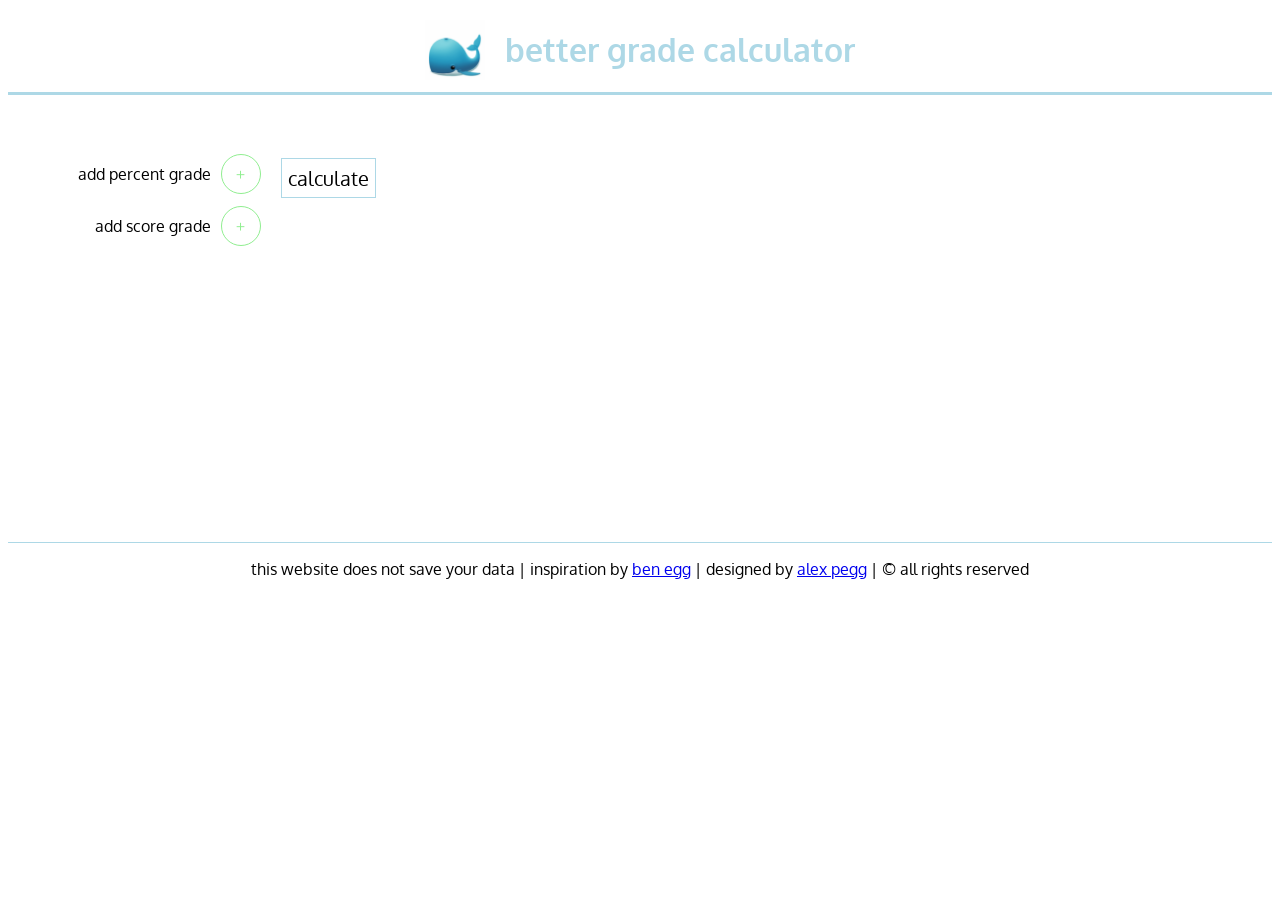
<file: rachel.html>
<!DOCTYPE HTML>
<html>

<head>

	<meta name="google" content="notranslate">
	<title>Grade Calc</title>
	<link href="https://fonts.googleapis.com/css?family=Oxygen:300&display=swap" rel="stylesheet">
	<script src="https://www.desmos.com/api/v1.3/calculator.js?apiKey=dcb31709b452b1cf9dc26972add0fda6"></script>

	<style>
		body {
			font-family: 'Oxygen', sans-serif;
			height: 100%;
			/*overflow: hidden;*/
		}

		svg {
			width: 100%;
			height: 600px;
			border: 1px solid black;
		}

		button {
			background-color: white;
			outline: none;
		}

		#submit {
			background-color: white;
			border: 1px solid lightblue;
			/*width: 80px;*/
			height: 40px;
			font-family: 'Oxygen', sans-serif;
			outline: none;
			font-size: 20px;
			transition: background-color 0.5s;
		}

		#submit:hover {
			background-color: lightblue;
		}

		h1 {
			color: lightblue;
		}

		h2 {
			color: grey;
			font-size: 25px;
		}

		.row {
			display: flex;
			flex-direction: row;
		}

		.deleteButton {
			min-width: 40px;
			height: 40px;
			border: 1px solid red;
			color: red;
			border-radius: 20px;
			margin-left: 10px;
			transition: opacity 0.5s ease-out;
			font-size: 15px;
			outline: none;
		}

		.deleteButton::after {
			content: '✕';

		}

		.addButton {
			width: 40px;
			height: 40px;
			border: 1px solid lightgreen;
			color: lightgreen;
			border-radius: 20px;
			margin-left: 10px;
			transition: opacity 0.5s ease-out;
			font-size: 15px;
			outline: none;
		}

		.addButton::after {
			content: '＋';
		}

		.col {
			display: flex;
			flex-direction: column;
		}

		.centered {
			display: flex;
			justify-content: center;
		}

		.centeredCross {
			display: flex;
			align-items: center;
		}

		#stuff {
			width: 20%;
			display: flex;
			align-items: flex-end;
			margin-right: 20px;
		}

		#grades > *{
			padding-bottom: 10px;
			margin-bottom: 10px;
			border-bottom: solid;
			border-width: thin;
			display: flex;
			justify-content: space-between;
			align-items: center;
			/*transition: height 0.5s;*/
		}

		#grades p{
			margin-left: 10px;
			margin-right: 10px;
		}

		#header {
			margin-bottom: 10px;
			height: 130px;
		}

		#mainStage{
			min-height: 350px;
			opacity: 0;
			animation: fade_in 1.5s ease-out 2s forwards;
		}

		#borderline {
			height: 0px;
			border-bottom: solid;
			border-color: lightblue;
			animation: expand 1s 0.5s ease-out forwards;
		}

		.deleteButton:hover {
			opacity: 0.25;
		}

		.addButton:hover {
			opacity: 0.25;
		}

		.scoreGrade{
			animation: popin 0.5s ease-out;
		}

		.percentGrade{
			animation: popin 0.5s ease-out;
			transition: width 0.1s;
		}

		.dyingRow{
			animation: popout 0.1s forwards;
		}

		@keyframes popin {

			from {
				max-height: 0;
				opacity: 0;
			}
			to {
				max-height: 100px;
				opacity: 1;
			}
		}

		@keyframes popout {

			from {
				max-height: 60px;
				opacity: 1;
			}
			to {
				max-height: 0px;
				opacity: 0;
			}
		}

		@keyframes fade_in {

			from {
				opacity: 0;
			}
			to {
				opacity: 1;
			}	
		}

		@keyframes expand {

			from {
				width: 0%;
			}
			to {
				width: 100%;
			}
		}

		@keyframes comedown {
			from {
				transform: translateY(-150px)
			}
			to {
				transform: translateY(0px));
			}

		}

		#whale{
			width: 60px;
			height: 60px;
			margin-right: 20px;
		}

		#footer{
			border-top: solid;
			border-color: lightblue;
			border-width: thin;
			margin-top: 10px;
			opacity: 0;
			animation: fade_in 1s ease-in 1.25s forwards;
		}

		#footer>p:not(:last-child){
			margin-right:5px;
		}

		#footer>p:not(:last-child)::after {
			content: '  |';
		}
		#imStuff {
			margin-top: 10px;
			width: 55%;
		}

		#toggle {

		}

		#titleDiv {
			animation: comedown 1s ease-out;
		}

		#calculators{
			justify-content: space-between;
		}

		.input{
			width:40px;
			margin-left:10px;
		}

		button.arrow{
			border:none;
			color:lightgreen;
			transition: opacity 0.5s ease-out;
		}

		button.arrow::after{
			content:'►';
		}

		button.arrow:hover{
			opacity:0.25;
		}

		.uninit{
			opacity:0;
		}


		.subtitle{
			color: grey;
			margin-left:25px;
		}

		input[type='number'] {
		    -moz-appearance:textfield;
		}

		input::-webkit-outer-spin-button,
		input::-webkit-inner-spin-button {
		    -webkit-appearance: none;
		}

		#grades > div > input {
			width: 55px;
		}

		.scoreContainer {
			display: flex;
			flex-direction: row;
			align-items: center;
		}

		.scoreContainer > input{
			max-height: 13px;
			max-width: 76px;
		}

		/*#benegg{
			border-top-style: solid;
			border-bottom-style: solid;
			border-color: lightgrey;
			border-width: thin;
		}*/
	}


	</style>
</head>

<body>
	<div id='header' class='col centeredCross'>
		<div id='titleDiv' class='row centered centeredCross'>
			<img src="whaleWhaleWhale.gif" id='whale' onclick="loadWhale()">
			<h1> better grade calculator </h1>
		</div>
		<div id='borderline'></div>
	</div>
	<div id='mainStage' class='row'>
		<div id='stuff' class='col'>
			<div class='row centeredCross'>
				<p>add percent grade</p>
				<button class='addButton' onclick='newPercentGrade()'></button>
			</div>
			<div class='row centeredCross'>
				<p>add score grade</p>
				<button class='addButton' onclick='newScoreGrade()'></button>
			</div>
		</div>

		<div id='imStuff' class='col'>
			<form id='myForm'>
				<div id='grades'>
				</div>
				<button type="submit" id='submit'>calculate</button>
			</form>
			<div id='heyThere' class='col uninit'>
				<p>grade average so far: <span id='gradeAvg'></span>%<span id='gradeAvgGPA' style='color:red;'></span></p>
				<!--<p class='subtitle'>percent earned so far: <span id='totalPercent'></span>%</p>-->
				<p class='subtitle'>guaranteed grade: <span id='finalGrade'></span>%<span id='finalGradeGPA' style='color:red;'></span></p>
				<div id='benegg'>
					<form id='ifEndWith' class='row centeredCross'>
						<p>what grade do I need to get to end with a: </p>
						<input id='ifEndWithInput' class='input' type=number step=any min=0 max=100 required>
						<p>%</p>
						<button type='submit' id='ifEndWithGo' class='arrow'></button>
						<p id='ifEndWithOutput'></p>
					</form>
					<form id='ifGet' class='row centeredCross'>
						<p>what grade will I get if I earn: </p>
						<input id='ifGetInput' class='input' type=number step=any min=0 max=100 required>
						<p>%</p>
						<button type='submit' id='ifGetGo' class='arrow'></button>
						<p id='ifGetOutput'></p>
					</form>
				</div>
				<div id='calculators' class='row centered uninit'>
					<div class='col'>
						<h2> grade pdf </h2>
						<div id="pdfCalc"></div>
						<form id='cdfForm' class='row centeredCross'>
							<p>likelihood you get higher than: </p>
							<input id='cdfInput' class='input' type=number step=any min=0 max=100 required>
							<p>%</p>
							<button type='submit' id='cdfGo' class='arrow'></button>
							<p id='cdfOutput'></p>
						</form>
					</div>
					<div class='col'>
						<h2> grade cdf </h2>
						<div id='cdfCalc'></div>
					</div>
				</div>
			</div>
		</div>

		<div id='omg' class='col'>
			<!--<div class='row'>
				<button id='toggle'></button>
				<p>bonus marks</p>
			</div>-->	
		</div>
	</div>
	<div id='footer' class='row centered'>
		<p>this website does not save your data</p>
		<p>inspiration by <a href='http://www.benegg.net/grade_calculator.html' target="_blank">ben egg</a> </p>
		<p>designed by <a href='https://peggalex.github.io' target="_blank">alex pegg</a></p>
		<p>© all rights reserved</p>
	</div>
</body>

<script>
	/*
	let str = '<table align="center"><span class="tableHeading">'
    let headings = ['Assignment no.','Score','Total','Weight']
    headings.forEach((h)=>str+='<th>'+h+'</th>')
    str+='</tr></span>'
    addRow = function(c){
      str += '<tr>'
      colDefaults = [1,'',100,'']
      cols.forEach(function(colDefault){
        str+='<td align="center">'+colDefault+'</td>'
        colDefaults[0]+=1
      })
      str+='</tr>'
    }
    bundleNames.forEach(addRow)
    return str+'</table>'
    */

    
    Grade = function(letter,gpa){
    	this.letter = letter
    	this.gpa = gpa

    	this.getStr = () => {
    		return ', ' + this.letter + ', gpa: ' + this.gpa.toFixed(1)
    	}

    }


    grades = document.getElementById('grades')
    gradeKeys = [0,50,53,57,60,63,67,70,73,77,80,85,90,Infinity]
    gradeDic = {
    	50: new Grade('F',0),
    	53: new Grade('D-',0.7),
    	57: new Grade('D',1.0),
    	60: new Grade('D+',1.3),
    	63: new Grade('C-',1.7),
    	67: new Grade('C',2.0),
    	70: new Grade('C+',2.3),
    	73: new Grade('B-',2.7),
    	77: new Grade('B',3.0),
    	80: new Grade('B+',3.3),
    	85: new Grade('A-',3.7),
    	90: new Grade('A',4.0),
    	Infinity: new Grade('A+',4.0)
    } //non inclusive of right bound
    deciPrec = 2

    getGradeStr = (grade) => {
    	for (let i=1; i<gradeKeys.length; i++){
    		if (gradeKeys[i-1]<=grade && grade<gradeKeys[i]){
    			return gradeDic[gradeKeys[i]].getStr()
    		}
    	}
    }


    loadWhale = () =>  document.getElementById('whale').src = "whaleWhaleWhale.gif"

    loadWhale()

    deleteGrade = (event) => {
    	event.preventDefault()
    	loadWhale()
    	row = event.target.parentElement
    	row.classList.add('dyingRow')
    	setTimeout(()=>grades.removeChild(row),100)
    }

    addPercentGrade = (div) => {
    	grade = div
     	grade.classList.add('percentGrade')
    	grade.innerHTML += '<p>percent score: </p>'
    	percent = document.createElement("input")
    	percent.setAttribute('type','number')
       	percent.setAttribute('step','any')
      	percent.setAttribute('min','0')
    	percent.setAttribute('placeholder','%')
    	percent.classList.add('percent')
    	percent.required = true
    	grade.appendChild(percent)
    	grade.innerHTML += '<p>%</p>'
    }

    addScoreGrade = (div) => {
    	grade = div
        grade.classList.add('scoreGrade')
    	grade.innerHTML += '<p> score: </p>'

    	scoreContainer = document.createElement('div')
    	scoreContainer.classList.add('scoreContainer')

    	score = document.createElement("input")
    	score.setAttribute('type','number')
       	score.setAttribute('step','any')
      	score.setAttribute('min','0')
    	score.setAttribute('placeholder','score')
       	score.classList.add('score')
    	score.required = true
    	scoreContainer.appendChild(score)

    	scoreContainer.innerHTML += '<p>/</p>'

    	outOf = document.createElement("input")
    	outOf.setAttribute('type','number')
    	outOf.setAttribute('step','any')
      	outOf.setAttribute('min','0')
    	outOf.setAttribute('placeholder','out of')
        outOf.classList.add('outOf')
    	outOf.required = true
    	scoreContainer.appendChild(outOf)

    	grade.append(scoreContainer)
    }

    addLabel = (div) => {
    	div.innerHTML += '<p> label: </p>'
    	label = document.createElement('input')
    	label.classList.add('label')
    	label.setAttribute('type','text')
    	label.setAttribute('placeholder', 'optional')
    	div.appendChild(label)
    }

    addWeightAndDelete = (div) => {
		div.innerHTML += '<p> weight: </p>'
    	weight = document.createElement('input')
    	weight.setAttribute('type','number')
    	weight.setAttribute('step','any')
    	weight.setAttribute('min','0')
    	weight.setAttribute('placeholder','%')
    	weight.classList.add('weight')
    	weight.required = true
    	div.appendChild(weight)
    	div.innerHTML += '<p>%</p>'

    	deleteButt = document.createElement('button')
    	deleteButt.addEventListener('click',deleteGrade)
    	deleteButt.classList.add('deleteButton')
    	div.appendChild(deleteButt)
    }

    createGrade = (inputFunc) => {
    	loadWhale()
    	grade = document.createElement("div")
    	grade.classList.add('row')
    	addLabel(grade)
    	inputFunc(grade)
    	addWeightAndDelete(grade)
    	grades.appendChild(grade)

    }

	newPercentGrade = () => createGrade(addPercentGrade)

	newScoreGrade = () => createGrade(addScoreGrade)


    /*newPercentGrade = () => {
    	loadWhale()
    	grade = document.createElement("div")
    	grade.classList.add('percentGrade')
    	grade.classList.add('row')

    	grade.innerHTML += '<p>percent score: </p>'
    	percent = document.createElement("input")
    	percent.setAttribute('type','number')
       	percent.setAttribute('step','any')
      	percent.setAttribute('min','0')
    	percent.setAttribute('placeholder','percent %')
    	percent.classList.add('percent')
    	percent.required = true
    	grade.appendChild(percent)
    	grade.innerHTML += '<p>%</p>'

    	addWeightAndDelete(grade)
    	grades.appendChild(grade)
    }*/

    /*newScoreGrade = () => {
    	loadWhale()
    	grade = document.createElement("div")
    	grade.classList.add('scoreGrade')
    	grade.classList.add('row')

    	grade.innerHTML += '<p> score: </p>'
    	score = document.createElement("input")
    	score.setAttribute('type','number')
       	score.setAttribute('step','any')
      	score.setAttribute('min','0')
    	score.setAttribute('placeholder','score (points)')
       	score.classList.add('score')
    	score.required = true
    	grade.appendChild(score)
    	grade.innerHTML += '<p>/</p>'

    	outOf = document.createElement("input")
    	outOf.setAttribute('type','number')
    	outOf.setAttribute('step','any')
      	outOf.setAttribute('min','0')
    	outOf.setAttribute('placeholder','out of (points)')
        outOf.classList.add('outOf')
    	outOf.required = true
    	grade.appendChild(outOf)

    	addWeightAndDelete(grade)
    	grades.appendChild(grade)
    }*/

    DataPoint = function(grade,weight){
    	this.grade = grade
    	this.weight = weight
    }

    get_cdf = (_mu, mu, sd, coeff=1) => {
		let erfTerm,
			erfParam = (_mu - mu)/(sd*Math.sqrt(2))

		function reqListener () {
		  //console.log(this.responseText)
		  //alert(parseFloat(this.responseText))
		  erfTerm = parseFloat(this.responseText)
		}

		var oReq = new XMLHttpRequest()
		oReq.addEventListener("load", reqListener)
		oReq.open("GET", `https://api.mathjs.org/v4/?expr=erf(${erfParam})`,false)
		oReq.send()
		//modelled off of:
		//https://developer.mozilla.org/en-US/docs/Web/API/XMLHttpRequest/Using_XMLHttpRequest

		return coeff*0.5*(1+erfTerm)
	}

	getStandardDeviation = (data,mu) => {
		let numerator = 0,
			sumWeights = 0

		if (data.length==1){
			return 0
		}

		data.forEach((dataPoint)=>{
			numerator += dataPoint.weight*((dataPoint.grade - mu)**2)
			sumWeights += dataPoint.weight
		})

		return Math.sqrt(numerator/(sumWeights))
	}


    var pdfCalc = null,
    	cdfCalc = null,
    	sumWeights,
    	total,
    	mu,
    	sd,
    	coeff
    //needs to be global

    submitFun = (event) => {
    	event.preventDefault()
    	loadWhale()
    	document.getElementById('heyThere').classList.remove('uninit')
	    fine = true
	    total = 0
	    sumWeights = 0
	    data = []
	    let weight,
	    	percent

	    percentGrades = Array.from(grades.getElementsByClassName("percentGrade"))
	    scoreGrades = Array.from(grades.getElementsByClassName("scoreGrade"))

	    percentGrades.forEach((e)=>{
	    	weight = parseFloat(e.querySelector('.weight').value)
	    	grade = parseFloat(e.querySelector('.percent').value)
			data.push(new DataPoint(grade,weight))

	    	total += (grade/100)*(weight/100)
	    	sumWeights += weight/100
	    })

	    scoreGrades.forEach((e)=>{
	    	weight = parseFloat(e.querySelector('.weight').value)
	    	score = parseFloat(e.querySelector('.score').value)
	    	outOf = parseFloat(e.querySelector('.outOf').value)
	    	grade = score/outOf
	    	data.push(new DataPoint(grade*100,weight))
	    	total += grade*(weight/100)
	    	sumWeights += weight/100
	    })

	    if (sumWeights>1){
	    	alert('error: weights larger than 100%')
	    	return
	    }

	    mu = (sumWeights!=0) ? (total*100 / sumWeights) : 0
	    gradeAvg = document.getElementById('gradeAvg')
	    gradeAvg.innerHTML = mu.toFixed(deciPrec)
	    gradeAvg = document.getElementById('gradeAvgGPA')
	    gradeAvg.innerHTML = getGradeStr(mu)



	    /*totalPercent = document.getElementById('totalPercent')
	   	totalPercent.innerHTML = (sumWeights*100).toFixed(deciPrec)*/

	    finalGradeVal = total*100
	   	finalGrade = document.getElementById('finalGrade')
	    finalGrade.innerHTML = (finalGradeVal).toFixed(deciPrec)
	   	finalGrade = document.getElementById('finalGradeGPA')
	   	finalGrade.innerHTML = getGradeStr(finalGradeVal)

	   	if (pdfCalc!=null) {
	   		pdfCalc.destroy()
	   		cdfCalc.destroy()
	   		pdfCalc=null
	   		cdfCalc=null

	   	}

	   	sd = getStandardDeviation(data,mu)
	   	console.log(sd)

	   	if (data.length<2 || isNaN(sd)){
	   		document.getElementById('calculators').classList.add('uninit')
	   		return
	   	}

	   	document.getElementById('calculators').classList.remove('uninit')
	   	var elt = document.getElementById('pdfCalc');
	   	elt.innerHTML = ''
		elt.style.height = '300px'
		elt.style.width = '300px'
	    calculator = Desmos.GraphingCalculator(elt, {
	    	expressions:false,
	    	lockViewport: true,
	    	settingsMenu: false,
	    	xAxisLabel: 'score',
	    	yAxisLabel: 'probability'
	    });

		sd = getStandardDeviation(data,mu)

		//to find the truncated normal distribution: normal over interval [0,100]~[a,b], we have pdf` = pdf/[cdf(b)-cdf(a)]
		coeff = 1/(get_cdf(100,mu,sd)-get_cdf(0,mu,sd))
	    calculator.setExpression({ id: 'mu', latex: `x=${mu}`, lineStyle: Desmos.Styles.DASHED});
		calculator.setExpression({ id: 'truncNorm', latex: `${coeff} * 1/\\sqrt{2*\\pi*${sd}^2} * e^{-(x-${mu})^2 / (2*${sd}^2)} \\{0<x<100\\}` });	
    
		/*for (let i=0; i<data.length; i++){
			calculator.setExpression({
				id: `point_${i}`,
				latex: `(${data[i].grade},${data[i].weight/(sumWeights*100)})`
			})
		}*/
		eval(`pdf = (x) => ${coeff} * 1/Math.sqrt(2*Math.PI*(${sd})**2) * Math.E**( -((x-${mu})**2) / (2*(${sd})**2) )`)
		//compile function
		calculator.setMathBounds({
		    left: 0,
		    right: 100,
		    bottom: 0,
		    top: pdf(mu)*1.2
		});
		calculator.setDefaultState(calculator.getState())

	   	var elt = document.getElementById('cdfCalc');
	   	elt.innerHTML = ''
		elt.style.height = '300px'
		elt.style.width = '300px'
	    calculator = Desmos.GraphingCalculator(elt, {
	    	expressions:false,
	    	lockViewport: true,
	    	settingsMenu: false,
	    	xAxisLabel: 'score',
	    	yAxisLabel: 'probability'
	    });

	   	calculator.setExpression({ id: 'z', latex: `z = (x - ${mu})/${sd}`, hidden: true });
	   	calculator.setExpression({ id: 'mu', latex: `x=${mu}`, lineStyle: Desmos.Styles.DASHED});
	   	//calculator.setExpression({ id: 'mu', latex: 'y=0.5', lineStyle: Desmos.Styles.DASHED});
		calculator.setExpression({ id: 'truncCDF', latex: `${coeff} * 1/(1+e^{-(0.07056z^3 + 1.5976z)}) \\{0<x<100\\}` });
		//cdf approx from: https://core.ac.uk/download/pdf/41787448.pdf

		calculator.setMathBounds({
		    left: 0,
		    right: 100,
		    bottom: 0,
		    top: 1
		});
		calculator.setDefaultState(calculator.getState())

	}

	ifEndWithHandler = (event) => {
		event.preventDefault()
    	loadWhale()
		val = parseFloat(document.getElementById('ifEndWithInput').value)/100
		remainingWeights = 1-sumWeights
		ans = val<=total ? "you've already got it :)" : '≥' + (((val-total)*100)/remainingWeights).toFixed(2) + '%'
		document.getElementById('ifEndWithOutput').innerHTML = ans

	}

	ifGetHandler = (event) => {
		event.preventDefault()
    	loadWhale()
		val = parseFloat(document.getElementById('ifGetInput').value)/100
		remainingWeights = 1-sumWeights
		document.getElementById('ifGetOutput').innerHTML = ((val*remainingWeights+total)*100).toFixed(2) + '%'

	}

	cdfHandler = (event) => {
		event.preventDefault()
    	loadWhale()
		grade = document.getElementById('cdfInput').value
		if (isNaN(grade)){
			return
		} else {
			let prob = get_cdf(parseFloat(grade),mu,sd,coeff)
			prob = ((1-prob)*100).toFixed(2)+'%'
			document.getElementById('cdfOutput').innerHTML = prob
		}
	}

	document.getElementById('myForm').addEventListener('submit', submitFun)
	document.getElementById('cdfForm').addEventListener('submit', cdfHandler)
	document.getElementById('ifEndWith').addEventListener('submit', ifEndWithHandler)
	document.getElementById('ifGet').addEventListener('submit', ifGetHandler)




</script>

</html>
</file>
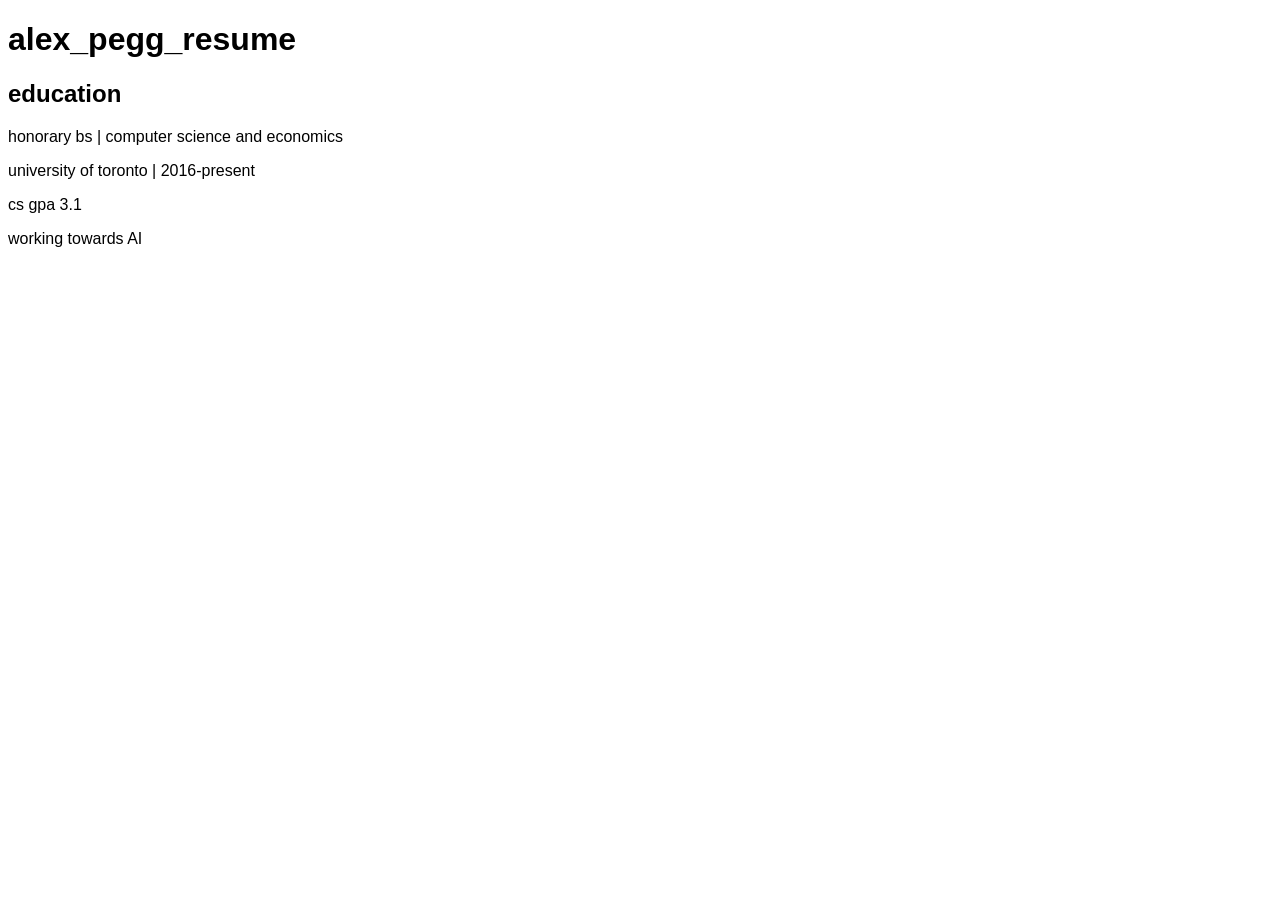
<file: resume.html>
<!DOCTYPE html>
<html>
<head>
	<meta charset="UTF-8">
	<title>alex_pegg_resume</title>
	<link href="https://peggalex.github.io/menloFont/style.css" rel="stylesheet" type='text/css'>
	<link href="https://fonts.googleapis.com/css?family=Inconsolata&display=swap" rel="stylesheet" type='text/css'>
	<link href="https://fonts.googleapis.com/css?family=Public+Sans&display=swap" rel="stylesheet" type='text/css'>
	<style>
		:root {
			--indent: 1rem;
			--tagColour: var(--grey400);
			--hashCommentColour: var(--red);
			--regularTextColour: var(--grey700);
		}
	
		body {
			font-family: 'Consolas', sans-serif;
		}
		
		body::before {
			content: "<!DOCTYPE resume>";
			font-size: 12px;
			color: 	var(--tagColour);
		}
		
		.row {
			display: flex;
			flex-direction: row;
		}
		
		.col {
			display: flex;
			flex-direction: column;
		}
		
		.center {
			display: flex;
			align-items: center;
		}
		
		
		span.num {
			color: mediumpurple;
		}
		
		span.word, span.and, span.in, span.with, span.for, span.equals, span.of, h4{
			color: darkorange;
		}
		
		header {
			padding-bottom: 0.5rem;
			border-bottom: solid 0.75rem var(--grey300);
		}
		
		#mainContent > div:not(:first-child) {
			border-left: solid 0.75rem var(--grey300);
			padding-left: 0.5rem;
		}
		
		#mainContent > div{
			padding-left: 0.5rem;
		}
		
		h4 {
			color: var(--hashCommentColour);
			font-style: italic;
		}
		
		h4 > *{
			color: var(--red) !important;
		}
		
		h4::before{
			content: '#	';
		}
		
		span.code {
			color: black;
		}
		
		h3, h3 span {
			color: #00cc65 !important;
		}
		
		
		h3::before {
			content: '/* ';
		}
		
		h3::after {
			content: ' */';
		}
		
		h2 {
			color: var(--blue);
			font-size: 20px;
		}
		
		.indented {
			margin-left: var(--indent);
		}
		
		p, h1, h2, h3, h4{
			font-weight: normal;
			margin-top: 1.5px;
			margin-bottom: 1.5px;
		}
		
		p, h2, h3, h4, a{
			font-size: 12px;
		}
		
		h2::before {
			color: var(--purple700);
			content: 'function '
		}
		
		h2::after{
			color: black;
			content: '(){';
		}
		
		section > p:last-child::after, section > div:last-child::after{
			display: block;
			font-size: 12px;
			content: "}";
			margin-left: calc(var(--indent) * -1);
		}
		
		section > p{
			margin-left: var(--indent);
		}
		
		section > div{
			margin-left: var(--indent);
		}
		
		p {
			margin-left: calc(2 * var(--indent));
			text-indent: calc(-1 * var(--indent));
		}
		
		p, h1, a {
			color: var(--regularTextColour);
		}
		
		p::after {
			content: ';';
		}
		
		#left {
			width: 40%;
		}
		
		#right {
			width: 60%;
			padding-left: 1rem;
		}
		
		body{
			height:297mm;
			width:210mm;
			margin-left: auto;
			margin-right: auto;
			background-color: white;
		}
		
		html {
			background-color: grey;
		}
		
		section::before{
			content: "<div>";
			font-size: 12px;
			color: 	var(--tagColour);
		}
		
		section::after{
			content: "</div>";
			font-size: 12px;
			color: 	var(--tagColour);
		}
		
		section > div {
			margin-left: var(--indent);
		}
		
		section > div > p {
			margin-left: var(--indent);
		}
		
		h1::before{
			content: "<head><title>";
			font-size: 12px;
			color: 	var(--tagColour);
			font-family: 'Inconsolata', monospace;
		}
		
		h1::after{
			content: "</head></title>";
			font-size: 12px;
			color: 	var(--tagColour);
			font-family: 'Inconsolata', monospace;
		}
		
		section > div > div + div::before {
			margin: 0.5rem 0;
			content: "<br/>";
			display: block;
			font-size: 12px;
			color: 	var(--tagColour);
			font-family: 'Inconsolata', monospace;
		}
		
		section a:not(.email)::before {
			content: '<a href="';
			color: var(--tagColour);
		}
		
		section a.email::before {
			content: '<a href="mailto:';
			color: var(--tagColour);
		}
		
		section a::after {
			content: '"></a>';
			color: var(--tagColour);
		}

		@font-face {
			font-family: 'Consolas';
			src: URL('Consolas.ttf') format('truetype');
		}

	</style>
	<link href="./tailwindColours.css" rel="stylesheet" type="text/css">

</head>

<body clas='col'>
	<div>
		<header class='col center'>
			<h1>alex_pegg_resume</h1>
		</header>
	</div>

	<div id='mainContent' class='row'>
		<div id='left' class='col'>
			<section>
				<h2>education</h2>

				<div>
					<p>honorary bs | computer science and economics</p>
					<p>university of toronto | 2016-present</p>
					<p>cs gpa 3.1</p>
					<p>working towards AI</p>
				</div>
			</section>

			<section>
				<h2>coursework</h2>

				<div>
					<div>
						<h3>computation</h3>
						<p>software design and engineering</p>
						<p>systems programming</p>
						<p>computer organisation</p>
						<p>data structures and analysis</p>
						<p>numerical  methods</p>
						<p>computer science implementation project</p>
					</div>

					<div>
						<h3>stat/math</h3>
						<p>linear algebra I</p>
						<p>calculus of several variables</p>
						<p>probability and statistics I</p>
						<p>introduction to mathematical proofs</p>
						<p>calculus and linear algebra for commerce</p>	
					</div>

					<div>
						<h3>economics</h3>
						<p>macroeconomic theory and policy</p>
						<p>microeconmic theory</p>
						<p>quantitative methods in economics</p>		
					</div>

					<div>
						<h3>currently enrolled</h3>
						<p>machine learning and data mining</p>
						<p>algorithm design and analysis</p>
						<p>economic analysis of law</p>
						<p>money, banking and financial markets</p>
					</div>
				</div>	
			</section>

			<section>
				<h2>skills</h2>

				<div>
					<h3>languages and technologies</h3>
						<div>
							<h4>experienced</h4>
							<p>python &bull; java &bull; javascript</p>
						</div>
						
						<div>
							<h4>proficient</h4>
							<p>html/css &bull; c &bull; numpy &bull; neo4j &bull; restful API &bull; LaTeX</p>
						</div>
				</div>

				<div>
					<h3>general</h3>
					<div>
						<h4>os</h4>
						<p>linux &bull; mac &bull; windows</p>
					</div>
					<div>
						<h4>ides</h4>
						<p>jupyter &bull; eclipse &bull; vim &bull; idle</p>
					</div>
					<div>
						<h4>other</h4>
						<p>runtime analysis &bull; design principles&bull; agile development &bull; mathematical computation optimisation and conditioning &bull; proof of correctness &bull; data structures</p>
					</div>
				</div>
			</section>
		</div>

		<div id='right' class='col'>
			<section>
				<h2>exprience</h2>

				<div>
					<div>
						<h3>university of toronto | teaching assistant</h3>
						<h4>winter 2019</h4>
						<p>paid position at the university</p>
						<p>hosted mandatory tutorials for the first year computer science course</p>
						<p>demonstrated strong understanding of python coding and diagnostics</p>
						<p>create solutions manuals and mark midterms/final exams</p>
						<p>host office hours and invigilate tests</p>
					</div>

					<div>
						<h3>project include | teaching assistant</h3>
						<h4>summer 2018</h4>
						<p>volunteering student initiative amongst team of 16</p>
						<p> helped coordinate and carry out a coding bootcamp for at-risk secondary students across mississauga</p>
						<p> teaching basic python at different libraries and schools for 4 weeks</p>
						<p> prelimiary marketing and organisation 8 weeks prior</p>
					</div>

					<div>
						<h3>university of toronto | special project</h3>
						<h4>early 2019-present</h4>
						<p>volunteering project in conjunction with a professor</p>
						<p>creating a indifference curve analysis (microeconomics) graphing software</p>
						<p>full stack with HTML/javascript frontend, python backend (connected with jquery and flask python server)</p>
						<p>created an initial prototype alone over christmas, economics department head requested it on UofT economics homepage</p>
						<p>pursuing optimisation and further development with a computer science professor</p>
						<p>current URI: 142.1.44.135:5000 (may be ip restricted)</p>
					</div>

					<div>
						<h3> independent | mini projects</h3>
						<h4>present</h4>
						<p>small independent projects and compsci+art on website</p>
						<p>further java and python experiments on github repository</p>
						<p> links are by the icons at the top of page</p>
					</div>
				</div>
			</section>
			<section id='links'>
				<h2>links</h2>

				<div>
					<div>
						<h3>email</h3>
						<a class='email'>alex.pegg@mail.utoronto.ca</a>
	
					</div>

					<div>
						<h3>website</h3>
						<a>peggalex.github.io</a>
					</div>

					<div>
						<h3>github</h3>
						<a>github.com/peggalex</a>	
					</div>

					<div>
						<h3> linkedIn </h3>
						<a>linkedin.com/in/alexander-pegg-68b954163</a>
					</div>
				</div>
			</section>
		</div>
	</div>
</body>


</html>

<script>

	async function insertOneByOne(getElement, time){
		let fullText = getElement().innerHTML.replace(/<script>[^]+<\/script>/, '');
		getElement().innerHTML = '';

		var i = 0;
		while (i < fullText.length){
			await new Promise(resolve => setTimeout(resolve, time));
			let char = fullText[i];
			if (char == "<"){
				var tag = fullText.substring(i).match(/<[^>]*>/)[0];
				i += tag.length;
			} else {
				getElement().innerHTML = fullText.substring(0, i+1);
				i++;
			}
		}
	}
	const getTimeNow = () => Date.now();
	const startTime = getTimeNow();

	insertOneByOne(() => document.querySelector('style'), 2);
	insertOneByOne(() => document.querySelector('body'), 0.5).then(() => {

		const wordsToHighlight = [
			"for",
			"and",
			"or",
			"with",
			"in",
			"out",
			"as",
			"of"
		];

		var wordHighlightRegex = new RegExp(`\\b(${wordsToHighlight.join("|")})\\b`, 'g');
		document.querySelectorAll("p").forEach(
			(e) => e.innerHTML = e.innerHTML.replaceAll(
				wordHighlightRegex, 
				"<span class='word'>$1</span>"
			)
		);

		var numberHighlightRegex = new RegExp(`\\b((?:\\d|\\.)+)\\b`, 'g');
		document.querySelectorAll("p").forEach(
			(e) => e.innerHTML = e.innerHTML.replaceAll(
				numberHighlightRegex, 
				"<span class='num'>$1</span>"
			)
		);
		console.log(`time elapsed: ${((getTimeNow() - startTime)/1000).toFixed(2)} seconds`);
	});
</script>
</file>
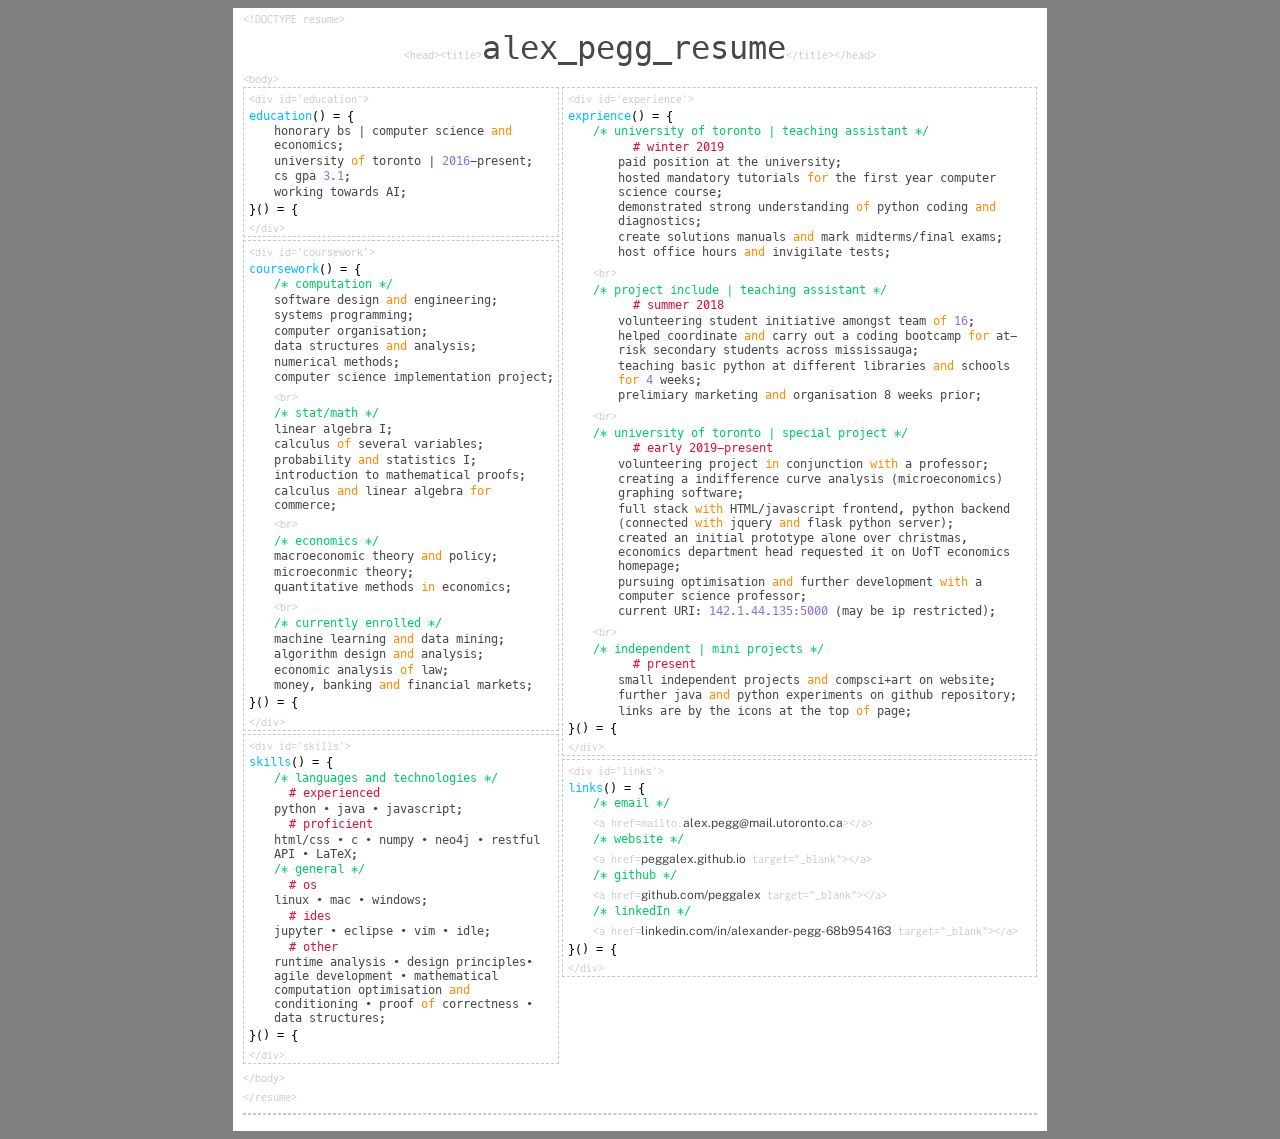
<file: resume3.html>
<!DOCTYPE html>
<html>
<head>
	<meta charset="UTF-8">
	<title>alex_pegg_resume</title>
	<link href="https://peggalex.github.io/menloFont/style.css" rel="stylesheet" type='text/css'>
	<link href="https://fonts.googleapis.com/css?family=Inconsolata&display=swap" rel="stylesheet" type='text/css'>
	<link href="https://fonts.googleapis.com/css?family=Public+Sans&display=swap" rel="stylesheet" type='text/css'>
</head>
<style>

	body {
		font-family: 'Menlo Regular', 'Public Sans', sans-serif;
	}

	.row {
		display: flex;
		flex-direction: row;
	}

	.col {
		display: flex;
		flex-direction: column;
	}

	.center {
		display: flex;
		align-items: center;
	}

	span.tag {
		font-size: 12px;
		color: 	#C8C8C8;
		font-family: 'Inconsolata', monospace;
	}

	span.tag.close::before{
		content: '</';
	}

	span.tag.open::before{
		content: '<';
	}

	span.tag.open::after,span.tag.close::after{
		content: '>';
	}

	span.num {
		color: mediumpurple;
	}

	span.and, span.in, span.with, span.for, span.equals, span.of, h4{
		/*color: lightcoral;*/
		/*color: salmon;*/
		color: darkorange;
	}

	h4 {
		color: crimson;
		text-indent: 15px;
		/*font-style: italic;*/
	}

	h4 > *{
		color: crimson !important;
	}

	h4::before{
		content: '#	';
	}

	span.code {
		color: black;
	}

	h3, h3 span {
		/*color: mediumspringgreen;*/
		/*color: mediumseagreen;*/
		/*color: aquamarine;*/
		color: #00cc65 !important;
	}


	h3::before {
		content: '/* ';
	}

	h3::after {
		content: ' */';
	}

	h2 {
		color: deepskyblue;
		/*color: steelblue;*/
		font-size: 20px;
	}

	.indented {
		margin-left: 20px;
	}

	p,h1,h2,h3,h4{
		font-weight: normal;
		margin-top: 1.5px;
		margin-bottom: 1.5px;
	}

	p,h2,h3,h4{
		font-size: 12px;
	}

	h2::after{
		color: black;
		content: '() = {';
	}

	span.tag.param {
		font-family: 'Public Sans', sans-serif;
		font-size: 12px;
		color: #484848;
	}

	div.indented{}

	p, h1 {
		color: #484848;
	}

	p::after {
		content: ';';
	}

	#left {
		width: 40%;
	}

	#right {
		width: 60%;
		padding-left: 3px;
	}

	body{
	    height:297mm;
	    width:210mm;
	    margin-left:auto;
	    margin-right:auto;
	    background-color: white;
	    padding-left: 10px;
		padding-right: 10px;
	}

	html {
		background-color: grey;
	}

	hr {
		border-style: dashed;
		border-width: thin;
		border-color: #C8C8C8;
	}


	#left > div, #right > div {
		border: dashed;
		border-width: thin;
		border-color: #C8C8C8;
	}

	div > div > div {
		padding-left: 5px;
		margin-bottom: 3px;
	}

</style>

<span class='tag open'>!DOCTYPE resume</span>
<body clas='col'>
	<div>
		<div id='header' class='col center'>
			<h1><span class='tag open'>head</span><span class='tag open'>title</span>alex_pegg_resume<span class='tag close'>title</span><span class='tag close'>head</span></h1>
		</div>
		<span class='tag open'>body</span>
	</div>

	<!--<span class='tag open'>hr</span>
	<hr>-->
	<!--<span class='tag open'>style</span><span class='tag'> /* by me, alex pegg; */ </span><span class='tag close'>style</span>-->
	<!--<span class='tag open'>body</span>-->
	<div id='mainContent' class='row'>
		<div id='left' class='col'>
			<!--<span class='tag open'>div id='left' style=':width:40%;'</span>-->
			<div id='education'>
				<span class='tag open'>div id='education'</span>
				<h2>education</h2>
				<div class='indented'>
					<p>honorary bs | computer science <span class='and'>and</span> economics</p>
					<p>university <span class='of'>of</span> toronto | <span class='num'>2016</span>-present</p>
					<p>cs gpa <span class='num'>3.1</span></p>
					<p>working towards AI</p>
				</div>

				<h2><span class='code'>}</span></h2>
				<span class='tag close'>div</span>
			</div>

			<div id='coursework'>
				<span class='tag open'>div id='coursework'</span>
				<h2>coursework</h2>

				<div class='indented'>
					<h3>computation</h3>
					<p>software design <span class='and'>and</span> engineering</p>
					<p>systems programming</p>
					<p>computer organisation</p>
					<p>data structures <span class='and'>and</span> analysis</p>
					<p>numerical  methods</p>
					<p>computer science implementation project</p>

					<span class='tag open'>br</span>

					<h3>stat/math</h3>
					<p>linear algebra I</p>
					<p>calculus <span class='of'>of</span> several variables</p>
					<p>probability <span class='and'>and</span> statistics I</p>
					<p>introduction to mathematical proofs</p>
					<p>calculus <span class='and'>and</span> linear algebra <span class='for'>for</span> commerce</p>

					<span class='tag open'>br</span>
					
					<h3>economics</h3>
					<p>macroeconomic theory <span class='and'>and</span> policy</p>
					<p>microeconmic theory</p>
					<p>quantitative methods <span class='and'>in</span> economics</p>	

					<span class='tag open'>br</span>

					<h3>currently enrolled</h3>
					<p>machine learning <span class='and'>and</span> data mining</p>
					<p>algorithm design <span class='and'>and</span> analysis</p>
					<p>economic analysis <span class='of'>of</span> law</p>
					<p>money, banking <span class='and'>and</span> financial markets</p>
				</div>	

				<h2><span class='code'>}</span></h2>
				<span class='tag close'>div</span>
			</div>

			<div id='skills'>
				<span class='tag open'>div id='skills'</span>
				<h2>skills</h2>

				<div class='indented'>

					<h3>languages and technologies</h3>
					<h4>experienced</h4>
					<p>python &bull; java &bull; javascript</p>
					<h4>proficient</h4>
					<p>html/css &bull; c &bull; numpy &bull; neo4j &bull; restful API &bull; LaTeX</p>

					<h3>general</h3>
					<h4>os</h4>
					<p>linux &bull; mac &bull; windows</p>
					<h4>ides</h4>
					<p>jupyter &bull; eclipse &bull; vim &bull; idle</p>
					<h4>other</h4>
					<p>runtime analysis &bull; design principles&bull; agile development &bull; mathematical computation optimisation <span class='and'>and</span> conditioning &bull; proof <span class='of'>of</span> correctness &bull; data structures</p>

				</div>	

				<h2><span class='code'>}</span></h2>
				<span class='tag close'>div</span>
			</div>
		</div>

		<div id='right' class='col'>
			<!--<span class='tag open'>div id='right' style=':width:60%;'</span>-->
			<div id='experience'>
				<span class='tag open'>div id='experience'</span>
				<h2>exprience</h2>

				<div class='indented'>
					<h3>university <span class='of'>of</span> toronto | teaching assistant</h3>
					<div class='indented'>
						<h4>winter <span class='num'>2019</span></h4>
						<p>paid position at the university</p>
						<p>hosted mandatory tutorials <span class='for'>for</span> the first year computer science course</p>
						<p>demonstrated strong understanding <span class='of'>of</span> python coding <span class='and'>and</span> diagnostics</p>
						<p>create solutions manuals <span class='and'>and</span> mark midterms/final exams</p>
						<p>host office hours <span class='and'>and</span> invigilate tests</p>
					</div>

					<span class='tag open'>br</span>

					<h3>project include | teaching assistant</h3>
					<div class='indented'>
						<h4>summer <span class='num'>2018</span></h4>
						<p>volunteering student initiative amongst team <span class='of'>of</span> <span class='num'>16</span></p>
						<p> helped coordinate <span class='and'>and</span> carry out a coding bootcamp <span class='for'>for</span> at-risk secondary students across mississauga</p>
						<p> teaching basic python at different libraries <span class='and'>and</span> schools <span class='for'>for</span> <span class='num'>4</span> weeks</p>
						<p> prelimiary marketing <span class='and'>and</span> organisation 8 weeks prior</p>
					</div>

					<span class='tag open'>br</span>

					<h3>university <span class='of'>of</span> toronto | special project</h3>
					<div class='indented'>
						<h4>early <span class='num'>2019</span>-present</h4>
						<p>volunteering project <span class='in'>in</span> conjunction <span class='with'>with</span> a professor</p>
						<p>creating a indifference curve analysis (microeconomics) graphing software</p>
						<p>full stack <span class='with'>with</span> HTML/javascript frontend, python backend (connected <span class='with'>with</span> jquery <span class='and'>and</span> flask python server)</p>
						<p>created an initial prototype alone over christmas, economics department head requested it on UofT economics homepage</p>
						<p>pursuing optimisation <span class='and'>and</span> further development <span class='with'>with</span> a computer science professor</p>
						<p>current URI: <span class='num'>142.1.44.135:5000</span> (may be ip restricted)</p>
					</div>

					<span class='tag open'>br</span>

					<h3> independent | mini projects</h3>
					<div class='indented'>
						<h4>present</h4>
						<p>small independent projects <span class='and'>and</span> compsci+art on website</p>
						<p>further java <span class='and'>and</span> python experiments on github repository</p>
						<p> links are by the icons at the top <span class='of'>of</span> page</p>
					</div>
				</div>

				<h2><span class='code'>}</span></h2>
				<span class='tag close'>div</span>
			</div>
			<div id='links'>
				<span class='tag open'>div id='links'</span>
				<h2>links</h2>

				<div class='indented'>
					<h3> email </h3>
					<span class='tag open'>a href=mailto:<span class='tag param'>alex.pegg@mail.utoronto.ca</span></span><span class='tag close'>a</span>

					<br>

					<h3> website </h3>
					<span class='tag open'>a href=<span class='tag param'>peggalex.github.io</span> target="_blank"</span><span class='tag close'>a</span>

					<br>

					<h3> github </h3>
					<span class='tag open'>a href=<span class='tag param'>github.com/peggalex</span> target="_blank"</span><span class='tag close'>a</span>

					<br>

					<h3> linkedIn </h3>
					<span class='tag open'>a href=<span class='tag param'>linkedin.com/in/alexander-pegg-68b954163</span> target="_blank"</span><span class='tag close'>a</span>


				</div>

				<h2><span class='code'>}</span></h2>
				<span class='tag close'>div</span>
			</div>
		</div>
	</div>
	<span class='tag close'>body</span>
	<br>
	<span class='tag close'>resume</span>
	<hr>
</body>


</html>
</file>
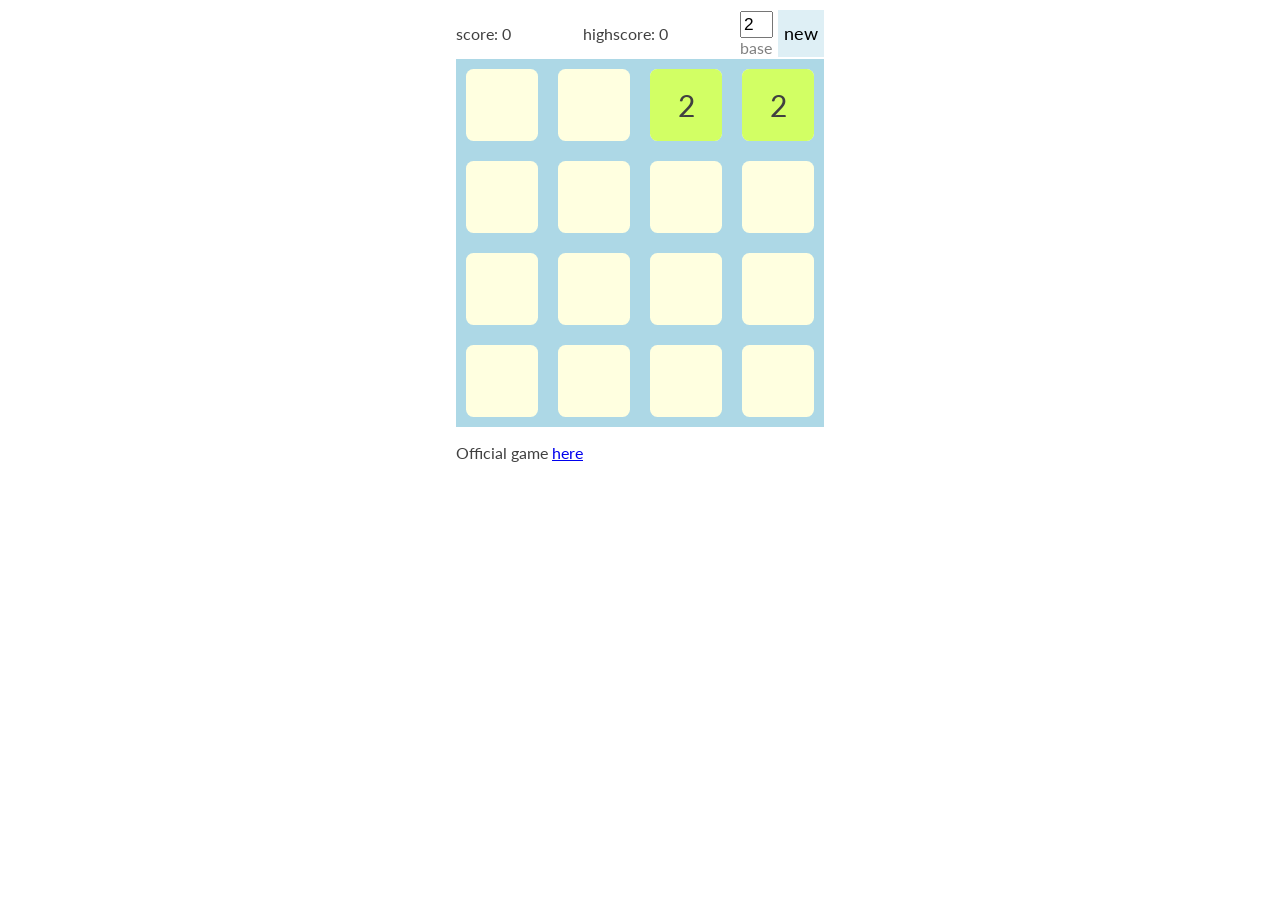
<file: test2048.html>
<!DOCTYPE HTML>
<html>
<head>
	<style>
	:root {
		--animeTime: 0.5s;
	}

	body{
		font-family: 'Lato', sans-serif;
		color: #404040;
		overflow: hidden;
		display:flex;
		justify-content:center;

	}

	#topBarContainer {
		display:flex;
		justify-content:center;
	}

	#mainStage {
		/*
		display:flex;
		justify-content:center;
		*/
	}


	#table{
		background-color: lightblue;
		display: flex;
		flex-direction: column;
		width:min-content;
	}

	#topBar{
		display: flex;
		justify-content: space-between;
		align-items: center;
		height:min-content;
		width:100%;
	}

	#topBar *{
		/*margin-right: 5%;*/
		height: min-content;
	}

	.row {
		display: flex;
		flex-direction: row;
		width: min-content;
	}

	.cellTrue {
		width: 72px;
		height: 72px;
		background-color: lightyellow;
		margin: 10px;
		border-radius: 7.5px;
	}

	.cell {
		position: absolute;
		background-color: lightgreen;
		border-radius: 7.5px;
		font-size: 30px;
		vertical-align: middle;
		/*transition: left 2s, top 2s;*/
		text-align: center;
		transition: left var(--animeTime), top var(--animeTime), background-color var(--animeTime) ease-in-out;
		animation: fadein 0.5s ease-in;
		display:flex;
		align-items: center;
		justify-content: center;
	}

	.cell.new {
		transition-property: opacity;
		transition-duration: 2s;
		transition-delay: var(--animeTime);
	}

	#newGameButton {
		height: 47.5px;
        text-shadow: none;
        transition: .5s;
        background-color: #deeff5;
        border: none;
        font-family: 'Lato', sans-serif;
        font-size:110%;    
        cursor: pointer;
    }

    #bases{
     	height: 100%;
     	font-size: 108%;
     	width: 25px;
     	margin-right: 5px;
    }

    #bases:focus { 
   		outline: 0;	
    }

    .score.high{
    	color:green;
    }

    #newGameButton:focus { outline:0; }
    #newGameButton:hover { background-color: #AEB6BF; }

	@keyframes fadein {
		from {opacity: 0;}
    	to {opacity: 1;}
	}

	</style>
	<link href="https://fonts.googleapis.com/css?family=Lato:300&display=swap" rel="stylesheet">

</head>
<body>
	<div id='topBarContainer'>
	</div>
	<div id='mainStage'>
		<div id='topBar'>
			<!--<p>Official game <a href="https://2048game.com">here</a></p>-->
			<p>score: <a class='score' id='score'></a></p>
			<p>highscore: <a class='score' id='highscore'></a></p>
			<div style='display:flex; align-items: center;'>
				<div>
					<input id='bases' onKeyDown="return false" type="number" min="2" max="5" step="1" value="2" name="bases">
					<p style='margin:0;color:grey;'>base</p>
				</div>
				<button id='newGameButton'>new</button>
			</div>
		</div>
		<div id='table'>
		</div>
		<p>Official game <a href="https://2048game.com">here</a></p>
	</div>
</body>
<script>
	const transitionTime= 2000,
		NUM_COLORS = 10,
		domTable = document.getElementById('table')
		my39thBday = new Date(2037,9,17)

	var model,
		HIGHSCORE = 0,
		BASE = 4,
		DIMENSIONS = BASE+2,
		tableSizes = null,
		animating = false //blocking keyboard sig

	var setCookie = (hs) => document.cookie = `highscore=${hs}; expires=${my39thBday}; path=/`
	var getHighscore = () => {
		c = document.cookie
		return parseInt(c.substring(c.indexOf('highscore=')+'highscore='.length).split(';')[0])
	}

	if (!document.cookie.includes('highscore') || isNaN(getHighscore())){
		setCookie(0)
	}

	loadTable = function(){
		while (domTable.firstChild) {
		  domTable.removeChild(domTable.firstChild);
		}
		let tableStr = ''

		for (let i=0;i<DIMENSIONS;i++){
			tableStr += "<div class='row' id='row "+i.toString()+"''>"
			for (let j=0;j<DIMENSIONS;j++){
				tableStr += "<div class='cellTrue' "
				tableStr += "id='table_"+i.toString()+','+j.toString()+"'"+">"+"</div>"
			}
			tableStr += "</div>"
		}
		domTable.innerHTML = tableStr
	}

	getColorFromInt = function(i){
	  //precond: 255*6 > i >= 0
	    i = i%(128*6)
	    rgb = [100,100,100]
	    index = Math.floor(i/(2*128))
	    indexNext = (index==2) ? 0 : index+1
	  
		if (Math.floor(i/128)%2==1){
		    rgb[index] = 255-(i%128)
		    rgb[indexNext] = 255
	    } else {
	        rgb[index] = 255
	        rgb[indexNext] = 127+(i%128)
	  }
	      
	    return rgb
	}

	rgbToHex = function(rgbLst){
	    //better than the complicated solutions available online
	    ret = '#'
	    rgbLst.forEach((c)=>ret += c<16 ? '0'+c.toString(16) : c.toString(16))
	    return ret
	}

	getColorLst = function(numOfColors) {
	  
	    let colors = [],
	    seed = parseInt(Math.random()*(128*6))
	    for (let i=0;i<numOfColors; i++){
	    	let colorSerial = Math.round(seed+((i/numOfColors)*(128*6))),
	  	    	rgbColor = getColorFromInt(colorSerial)
	  	    colors.push(rgbToHex(rgbColor))
	    }
	    return colors
	}

	TableSizes = function(){
		getTableRect = (i,j) => document.getElementById(`table_${i},${j}`).getBoundingClientRect()

		this.update = ()=>{
			let rect = getTableRect(0,0)
			let rectRight = getTableRect(0,1)
			let rectBottom = getTableRect(1,0)
			this.startX = rect.x
			this.startY = rect.y
			this.width = rect.width
			this.height = rect.height
			this.marginX = rectRight.x-this.width-this.startX
			this.marginY = rectBottom.y-this.height-rect.y
		}

		this.getX = (j) => this.startX+j*(this.width+this.marginX)
		this.getY = (i) => this.startY+i*(this.height+this.marginY)

		this.update()
	}

	Cell = function(value=BASE) {

		this.value = value
		this.sequenceNum = value==BASE ? 0 : 1 //could do 2^(1+floor{n/2}) + (odd) ? 2^n
		this.recentlyChanged = false
		this.ds = 0
		this.died = false
		this.isNew = true
				
		this.expand = ()=>{
			this.value *= 2
			this.sequenceNum += 1
			this.recentlyChanged = true
			this.isNew = false
			return this.value;
		}

		this.canMerge = (other)=> {
			return other!=null && this.value==other.value
		}

		this.reset = ()=>{
			this.ds = 0
			this.recentlyChanged = false
			this.isNew = false
		}
	}
	var domCells = [],
		colorScheme = getColorLst(NUM_COLORS)

	DomCell = function(cell,i,j){
		this.cell = cell
		this.i = i
		this.j = j

		this.update = (key) => {
			if (this.cell.died){
				this.domCell.parentElement.removeChild(this.domCell)
				return
			}
			if (this.cell.ds>0){
				let newCoord = [this.i,this.j]
				switch(key){
					case 'Up':
						newCoord[0]-=this.cell.ds
						break
					case 'Down':
						newCoord[0]+=this.cell.ds
						break
					case 'Left':
						newCoord[1]-=this.cell.ds
						break
					case 'Right':
						newCoord[1]+=this.cell.ds
						break
				}
				this.i = newCoord[0]
				this.j = newCoord[1]
			}
			if (this.cell.recentlyChanged){
				this.domCell.style.backgroundColor = colorScheme[this.cell.sequenceNum]
				this.domCell.innerHTML = `<p>${this.cell.value}</p>`
			}
			this.domCell.style.top = `${tableSizes.getY(this.i)}px`
			this.domCell.style.left = `${tableSizes.getX(this.j)}px`
			this.domCell.style.backgroundColor = colorScheme[this.cell.sequenceNum]
		}

		this.domCell = document.createElement("div")
		document.body.appendChild(this.domCell)
		this.domCell.classList.add('cell')

		this.domCell.style.top = `${tableSizes.getY(i)}px`
		this.domCell.style.left = `${tableSizes.getX(j)}px`
		this.domCell.style.width = `${tableSizes.width}px`
		this.domCell.style.height = `${tableSizes.height}px`
		this.domCell.style.backgroundColor = colorScheme[this.cell.sequenceNum]

		this.domCell.innerHTML = this.cell.value
	}
	updateView = function(table, score, key){
		let startTime = performance.now(),
			cell = null,
			insertCell = function(cell,domCell){
				/*let domRect = domCell.getBoundingClientRect(),
					s=''*/

				let s =''
				s += "<"+`div class='cell current'`
				s += ' style='+"'"+'position:absolute;'
				s += `left:${tableSizes.getX(j)}px;top:${tableSizes.getY(i)}px;`
				s += `width:${tableSizes.width}px;height:${tableSizes.height}px;`+"'"+'>'
				s += cell.value
				s += '</div>'
				document.body.innerHTML += s
			}
		//animating = true
		//setTimeout(()=>animating=false, 250)

		for (let i=0;i<DIMENSIONS;i++){
			for (let j=0;j<DIMENSIONS;j++){
				cell = table[i][j]
				if (cell!=null && cell.isNew){
					domCells.push(new DomCell(cell,i,j))
				}
			}
		}
		if (score>=getHighscore()){
			setCookie(score)
			document.getElementById('highscore').innerHTML = score
			let scores = document.getElementsByClassName('score')
			Array.from(scores).forEach((e)=>e.classList.add('high'))
		}
		//setCookie(Math.max(score,getHighscore()))
		document.getElementById('score').innerHTML = score
		domCells.forEach((c)=>c.update(key))
		domCells = domCells.filter((c)=>!c.cell.died)
	}

	Model = function(){
		this.getNthTerm = (n) => 2**(n-1+Math.floor(BASE/2)) + (2**(n-1))*(n%2)
		this.tenth = this.getNthTerm(10)

		this.generateNewPoint = ()=> {
			//P(x=4) = 1/4
			//var getCoord = () => parseInt(Math.random()*(DIMENSIONS))%DIMENSIONS
			let coordsFree  = []
			for (let i=0;i<DIMENSIONS;i++){
				for (let j=0;j<DIMENSIONS;j++){
					if (this.table[i][j] == null){
						coordsFree.push([i,j])
					}
				}
			}
			if (coordsFree.length==0){
				return
			}
			let p = Math.ceil(Math.random()*4),
				value = (p==4) ? BASE*2 : BASE,
				index = (Math.round(Math.random()*coordsFree.length))%coordsFree.length

			this.table[coordsFree[index][0]][coordsFree[index][1]] = new Cell(value)
		}
					
		this.newGame = () => {
			if (this.table){
				this.table.forEach((r)=>r.forEach((c)=>{
					if (c!=null){
						c.died = true
					}
				}))
			}
			this.gameIsWon = false
			this.gameover = false
			this.score = 0
			this.table = []
			for (let rowNum=0; rowNum<DIMENSIONS; rowNum++){
				let row = []
				for (let colNum=0; colNum<DIMENSIONS; colNum++){
					row.push(null)
				}
				this.table.push(row)
			}
			for (let i=0; i<2**(BASE-1); i++){
				this.generateNewPoint()
			}
			updateView(this.table, this.score, null)
		}	

		this.newGame()

		var leftMergeRow = (vector)=> {
			let oldVector = [...vector]
			/*
			for (let i=0;i<vector.length;i++){
				if (vector[i]==null){
					vector.slice(i).forEach(function(c){
						if (c!=null){
							c.ds+=1
						}
					})
					vector.splice(i,1)
					vector.push(null)
					if (vector[i]==null && vector.slice(i).some((c)=>c!=null)){
						i-=1
					}
				}
			}

			for (let i=0;i<vector.length-1;i++){
				if (vector[i]!=null 
						&& vector[i].canMerge(vector[i+1])
						&& !(vector[i].recentlyChanged||vector[i+1].recentlyChanged)){
					vector[i+1].expand()
					this.score += vector[i+1].value
					if (vector[i+1].value==this.tenth){gameIsWon=true;}
					vector.slice(i+1).forEach(function(c){
						if (c!=null){c.ds+=1}
					})
					vector[i].died = true
					vector.splice(i,1)
					vector.push(null)
				}
			}
			*/
			/*
			let canMergeStrict = (v1,v2) => v1.canMerge(v2) &&
					!(v1.recentlyChanged || v2.recentlyChanged),
				j

			fruitLoop:
			for (let i=1;i<vector.length;i++){
				if (vector[j=i]!=null){
					while(vector[j-=1]==null){
						(vector[j] = vector[j+1]).ds += 1
						vector[j+1] = null
						if (j==0){continue fruitLoop}
					}
					//assert(cell=vector[j+1])
					if (canMergeStrict(vector[j+1],vector[j])){
						vector[j].died = true;
						(vector[j]=vector[j+1]).expand()
						vector[j].ds += 1
						vector[j+1]=null

						if (vector[j].value==this.tenth){gameIsWon=true;}
					}
				}
			}
			*/
			let canMergeStrict = (v1,v2) => v1.canMerge(v2) &&
					!(v1.recentlyChanged || v2.recentlyChanged),
				ds=0,
				i=1,
				j

			
			fruitLoop:
			for (let i=1;i<vector.length;i++){
				if (vector[j=i]!=null){
					while(vector[j-=1]==null){
						(vector[j] = vector[j+1]).ds += 1
						vector[j+1] = null
						if (j==0){continue fruitLoop}
					}
					//assert(cell=vector[j+1])
					if (canMergeStrict(vector[j+1],vector[j])){
						vector[j].died = true;
						(vector[j]=vector[j+1]).expand()
						this.score += vector[j].value
						vector[j].ds += 1
						vector[j+1]=null

						if (vector[j].value==this.tenth){gameIsWon=true;}
					}
				}
			}
/*
			i = -1

			while((i+=1)<DIMENSIONS){
				if (vector[i]==null){
					vector.splice(i,1)
					vector.push(null)
					ds+=1
				} else {
					vector[i].ds += ds
					if (i<DIMENSIONS-1 && canMergeStrict(vector[i],vector[i+1])){
						vector[i].died = true
						vector[i] = splice(i,1)
						vector.push(null)
						vector[i+1].expand()
					}
				}
			}*/

			return vector.some((c)=>c!=null&&c.ds>0)
		}

		var leftMergeTable = function(mat) {
			let bool = false,
				tempBool
			mat.forEach(function(row){
				tempBool = leftMergeRow(row)
				bool = bool || tempBool
			})
			return bool
		}

		var matrixTranspose = function(mat) {
			let transposed = [],
				row
			for (let j=0; j<DIMENSIONS; j++){
				row = []
				for (let i=0; i<DIMENSIONS; i++){
					row.push(mat[i][j])
				}
				transposed.push(row)
			}
			for (let i=0; i<DIMENSIONS; i++){
				mat[i] = transposed[i]
			}
		}

		var rotateMatrixClock = function(mat) {
			//transpose then reverse along columns
			matrixTranspose(mat)
			flipMatrixCol(mat)
		}

		var rotateMatrixAnti = function(mat) {
			//transpose then reverse along rows
			flipMatrixCol(mat)
			matrixTranspose(mat)
			//flipMatrixRow(mat)
		}

		var flipMatrixRow = function(mat) {
			mat.forEach((row)=>row.reverse())
		}

		var flipMatrixCol = function(mat) {
			mat.reverse()
		}
		
		this.shift = function(direction) {
			if (this.gameover){
				return
			}
			var isMoved,
				dirToRotateLeft = {
					'Up':[rotateMatrixClock,rotateMatrixAnti],
					'Right':[flipMatrixRow,flipMatrixRow],
					'Down':[rotateMatrixAnti,rotateMatrixClock],
					'Left':null
				}

			let resetCells = () => this.table.forEach(
				(row)=>row.filter((c)=>c!=null).forEach(
					(c)=>c.reset()
				)
			)
			var getTableStr = function(table) {
				let cell
				s = ''
				for (let i=0;i<DIMENSIONS;i++){
					s+='\n|'
					for (let j=0;j<DIMENSIONS;j++){
						cell = model.table[i][j]
						s += cell==null ? ' ' : cell.value//`${cell.value}(${cell.ds})`
						s += '|'
					}
				}
				return s
			}
			//console.log('beforebefore:',getTableStr(model.table),direction)

			resetCells()
			if (this.rotateLeftMerge(dirToRotateLeft[direction])) {
				//console.log('before:',getTableStr(model.table),direction)
				if (this.gameIsWon) {alert('you win!')}
				for (let i=0;i<2**(BASE-2);i++){
					this.generateNewPoint()
				}
				colorScheme = getColorLst(NUM_COLORS)
				console.log('after:',getTableStr(model.table),direction)

			}
			updateView(this.table, this.score, direction)
			this.gameover = this.checkIsGameOver()
		}

		this.rotateLeftMerge = function(funcs){
			if (funcs==null){
				return leftMergeTable(this.table)
			}
			funcs[0](this.table)
			let isMoved = leftMergeTable(this.table)
			funcs[1](this.table)
			return isMoved
		}
		
		this.checkIsGameOver = () => {
			for (let i=0; i<DIMENSIONS; i++){
				for (let j=0; j<DIMENSIONS; j++){
					if (this.table[i][j]==null){
						return false
					} else if (i<DIMENSIONS-1 
							&& this.table[i][j].canMerge(this.table[i+1][j])){
						return false
					} else if (j<DIMENSIONS-1
							&& this.table[i][j].canMerge(this.table[i][j+1])){
						return false
					}
					// if there are any adjacently similar cells, game isn't over
				}
			}
			alert('game over loser')
			return true
		}
		
		this.handleScore = (points) => {
			this.score+=points
			if (points==BASE**10) { this.gameIsWon = true; }
			HIGHSCORE = Math.max(HIGHSCORE, this.score)
		}

	}
	/*
	let repositionCells = ()=>updateView(model.table,model.score,null)
	window.onresize = repositionCells
	document.body.onload = ()=> model = new Model()
	*/
	document.body.onload = ()=>{
		let padding = 0.05
		document.getElementById('highscore').innerHTML = getHighscore()
		let totalHeight = domTable.getBoundingClientRect().y*(1-padding)
		let cellTrues = document.getElementsByClassName('cellTrue')
		loadTable()
		tableSizes = new TableSizes()
		model = new Model()
		let newGameButt = document.getElementById('newGameButton')
		newGameButt.onclick = () => {
			BASE = parseInt(document.getElementById('bases').value)
			DIMENSIONS = BASE+2,
			loadTable()
			tableSizes.update()
			model.newGame()
			let scores = document.getElementsByClassName('score')
			Array.from(scores).forEach((e)=>e.classList.remove('high'))
		}
		newGameButt.click()
	}
	window.onresize = ()=> {tableSizes.update();updateView(model.table,model.score,null)}	

	getCellCoord = function(cell, table){
		
	}
	getDomCell = (i,j) => document.getElementById(`table_${i},${j}`)

	controller = function(evt){
		if (animating){
			return
		}
		let key = evt.key
		if (key.substring(0,'Arrow'.length)!='Arrow'){
			return
		}
		key = key.substring('Arrow'.length)

		model.shift(key)

	}

	window.onkeydown = controller

</script>
</html>
</file>
<file: tShirtWebsite/styles/styles.css>
body, body * {
    font-family: 'Public Sans', sans-serif;
    transition: color 1s, fill 1s, background-color 1s, opacity 1s;
}

body{ margin: 0; }

html{
    overflow: hidden;
}

.companyLogo {
    width: 3rem;
    position: absolute;
    top: 1rem;
    left: 1rem;
    border: solid thin skyblue;
    border-radius: 100%;
}

button:hover{
    cursor: pointer;
}

#root {
    height: 100vh;
    overflow: auto;
    scroll-snap-type: y proximity;
}

header {
    display: flex;
    flex-direction: column;
    justify-content: center;
    align-items: center;
    height: 40vh;
    background-color: seashell;
    position: relative;
    z-index: 2;
}

hr {
    border-style: solid;
    border-color: lightseagreen;
}

#shirts {
    height: 10rem;
}

#logo {
    display: flex;
    flex-direction: column;
    justify-content: center;
    animation: fadein 2s ease-in-out;
}

#logo svg {
    margin: auto;
    height: 10rem;
    margin: 0;
    position: absolute;
}

#title {
    margin: 0;
    font-size: 4rem;
    color: lightseagreen;
}

#tabs {
    width: 100%;
    display: flex;
    justify-content: center;
    height: 3rem;
    background-color: aquamarine;
    position: relative;
    z-index: 1;
    box-shadow: 0 0.2rem 1rem -0.3rem #888;
    opacity: 0;
    animation: fadein 2s ease-in-out 0.5s forwards;
}

#tabs button {
    color: white;
    border: none;
    background-color: transparent;
    font-size: 1rem;
    padding: 0 1.5rem;
    outline: none;
}

#tabs button:hover, #tabs button.selected{
    background-color: lightseagreen;
}

#products {
    scroll-snap-type: y mandatory;
}

div.productContainer {
    display: flex;
    justify-content: center;
    margin: 4rem 0;
    align-items: center;
    scroll-snap-align: center;
}
div.imageContainer {
    min-width: min(40vw, 40vh);
    width: min(40vw, 40vh);
    align-items: center;
    justify-content: center;
    display: flex;
    height: min(40vw, 40vh);
    background-color: aliceblue;
}

.imageContainer > svg {
    width: min(20vw, 20vh);
}

.productSidebar {
    margin-left: 2rem;
    max-width: 40vw;
}

.colorBall {
    width: 2rem;
    height: 2rem;
    margin: 0 0.25rem;
    border-radius: 2rem;
    border: solid thin grey;
}

.colorBallContainer{
    display: flex;
}

#fauxFooter {
    height: 4rem;
    width: 100%;
}

footer {
    width: 100%;
    border-top: solid thin aquamarine;
    display: flex;
    justify-content: center;
    align-items: center;
    width: 100%;
    background-color: white;
    position: absolute;
    bottom: 0;
    padding: 0.5rem 0;
}

footer > p { 
    font-size: 0.75rem;
    color: lightseagreen; 
}

#contactContainer {
    display: flex;
    flex-direction: column;
    align-items: center;
}

#contactContainer>*:first-child{
    margin-top: 2rem !important;
}

.personOuterContainer {
    border: solid thick aquamarine;
    padding: 0.2rem;
}
.personInnerContainer {
    display: flex;
    flex-direction: column;
    align-items: center;
    border: solid thick aquamarine;
    padding: 0.5rem;
}

.personInnerContainer p {
    margin: 0.2em;
    color: deepskyblue;
}

#home {
    width: 100%;
    display: flex;
    justify-content: center;
}

.carouselNodesContainer{
    display: flex;
    align-items: center;
    justify-content: space-evenly;
    width: 100%;

}

.carouselElement{
    display: flex;
    flex-direction: column;
    justify-content: center;
    width: 20rem;
    max-width: 100vw;
    height: 10rem;
}

.carouselElement > img{
   max-width: 20rem;
   max-height: 10rem;
}

.carouselElement > figcaption {
    text-align: center;
}

.carouselNode {
    width: 1rem;
    height: 1rem;
    border-radius: 1rem;
    background-color: grey;
    outline: none;
    border: none;
}
.carouselNode.selected {
    background-color: lightgrey;
    border: solid thin lightseagreen;
}

.carouselProgressBar{
    display: flex;
    padding-top: 1rem;
    justify-content: flex-start;
    width: 100%;
}

.carouselProgressBar > hr {
    margin: 0;
    transition: opacity 0s !important;
}

button.togglePlay {
    background-repeat: no-repeat;
    height: 1rem;
    outline: none;
    border: none;
    margin-top: 1rem;
    background-color: transparent;
}

.carousel{
    display:flex;
    flex-direction:column;
    align-items: center;
}


@keyframes fadein {
    from {
        opacity: 0;
    }
    to {
        opacity: 1;
    }
}

@media only screen and (max-width: 700px) {

    div.productContainer {
        scroll-snap-align: none !important;
        margin: 0 !important;
    }

    .productContainerMobile{
        display: flex;
        flex-direction: column;
        padding: 1.5rem;
        scroll-snap-align: center;
        margin: 4rem 0;
    }

    .carouselImages {
        display: flex;
        overflow-y: auto;
        width: 30vh;
        scroll-snap-type: x mandatory;
        padding-bottom: 1rem;
        margin-bottom: 1rem;
        scroll-behavior: smooth;
    }

    .carouselElement { 
        scroll-snap-align: center;
        padding: 0 3rem;
    }
}
</file>
<file: tailwindColours.css>
/* These colours from: https://tailwindcss.com/docs/customizing-colors/#default-color-palette */
:root {
	--gray: #a0aec0;
	--gray100: #f7fafc;
	--gray200: #edf2f7;
	--gray300: #e2e8f0;
	--gray400: #cbd5e0;
	--gray500: #a0aec0;
	--gray600: #718096;
	--gray700: #4a5568;
	--gray800: #2d3748;
	--gray900: #1a202c;

	--grey: #a0aec0;
	--grey100: #f7fafc;
	--grey200: #edf2f7;
	--grey300: #e2e8f0;
	--grey400: #cbd5e0;
	--grey500: #a0aec0;
	--grey600: #718096;
	--grey700: #4a5568;
	--grey800: #2d3748;
	--grey900: #1a202c;

	--red: #f56565;
	--red100: #fff5f5;
	--red200: #fed7d7;
	--red300: #feb2b2;
	--red400: #fc8181;
	--red500: #f56565;
	--red600: #e53e3e;
	--red700: #c53030;
	--red800: #9b2c2c;
	--red900: #742a2a;

	--orange: #ed8936;
	--orange100: #fffaf0;
	--orange200: #feebc8;
	--orange300: #fbd38d;
	--orange400: #f6ad55;
	--orange500: #ed8936;
	--orange600: #dd6b20;
	--orange700: #c05621;
	--orange800: #9c4221;
	--orange900: #7b341e;

	--yellow: #ecc94b;
	--yellow100: #fffff0;
	--yellow200: #fefcbf;
	--yellow300: #faf089;
	--yellow400: #f6e05e;
	--yellow500: #ecc94b;
	--yellow600: #d69e2e;
	--yellow700: #b7791f;
	--yellow800: #975a16;
	--yellow900: #744210;

	--green: #48bb78;
	--green100: #f0fff4;
	--green200: #c6f6d5;
	--green300: #9ae6b4;
	--green400: #68d391;
	--green500: #48bb78;
	--green600: #38a169;
	--green700: #2f855a;
	--green800: #276749;
	--green900: #22543d;

	--teal: #38b2ac;
	--teal100: #e6fffa;
	--teal200: #b2f5ea;
	--teal300: #81e6d9;
	--teal400: #4fd1c5;
	--teal500: #38b2ac;
	--teal600: #319795;
	--teal700: #2c7a7b;
	--teal800: #285e61;
	--teal900: #234e52;

	--blue: #4299e1;
	--blue100: #ebf8ff;
	--blue200: #bee3f8;
	--blue300: #90cdf4;
	--blue400: #63b3ed;
	--blue500: #4299e1;
	--blue600: #3182ce;
	--blue700: #2b6cb0;
	--blue800: #2c5282;
	--blue900: #2a4365;

	--indigo: #667eea;
	--indigo100: #ebf4ff;
	--indigo200: #c3dafe;
	--indigo300: #a3bffa;
	--indigo400: #7f9cf5;
	--indigo500: #667eea;
	--indigo600: #5a67d8;
	--indigo700: #4c51bf;
	--indigo800: #434190;
	--indigo900: #3c366b;

	--purple: #9f7aea;
	--purple100: #faf5ff;
	--purple200: #e9d8fd;
	--purple300: #d6bcfa;
	--purple400: #b794f4;
	--purple500: #9f7aea;
	--purple600: #805ad5;
	--purple700: #6b46c1;
	--purple800: #553c9a;
	--purple900: #44337a;

	--pink: #ed64a6;
	--pink100: #fff5f7;
	--pink200: #fed7e2;
	--pink300: #fbb6ce;
	--pink400: #f687b3;
	--pink500: #ed64a6;
	--pink600: #d53f8c;
	--pink700: #b83280;
	--pink800: #97266d;
	--pink900: #702459;

}
</file>
